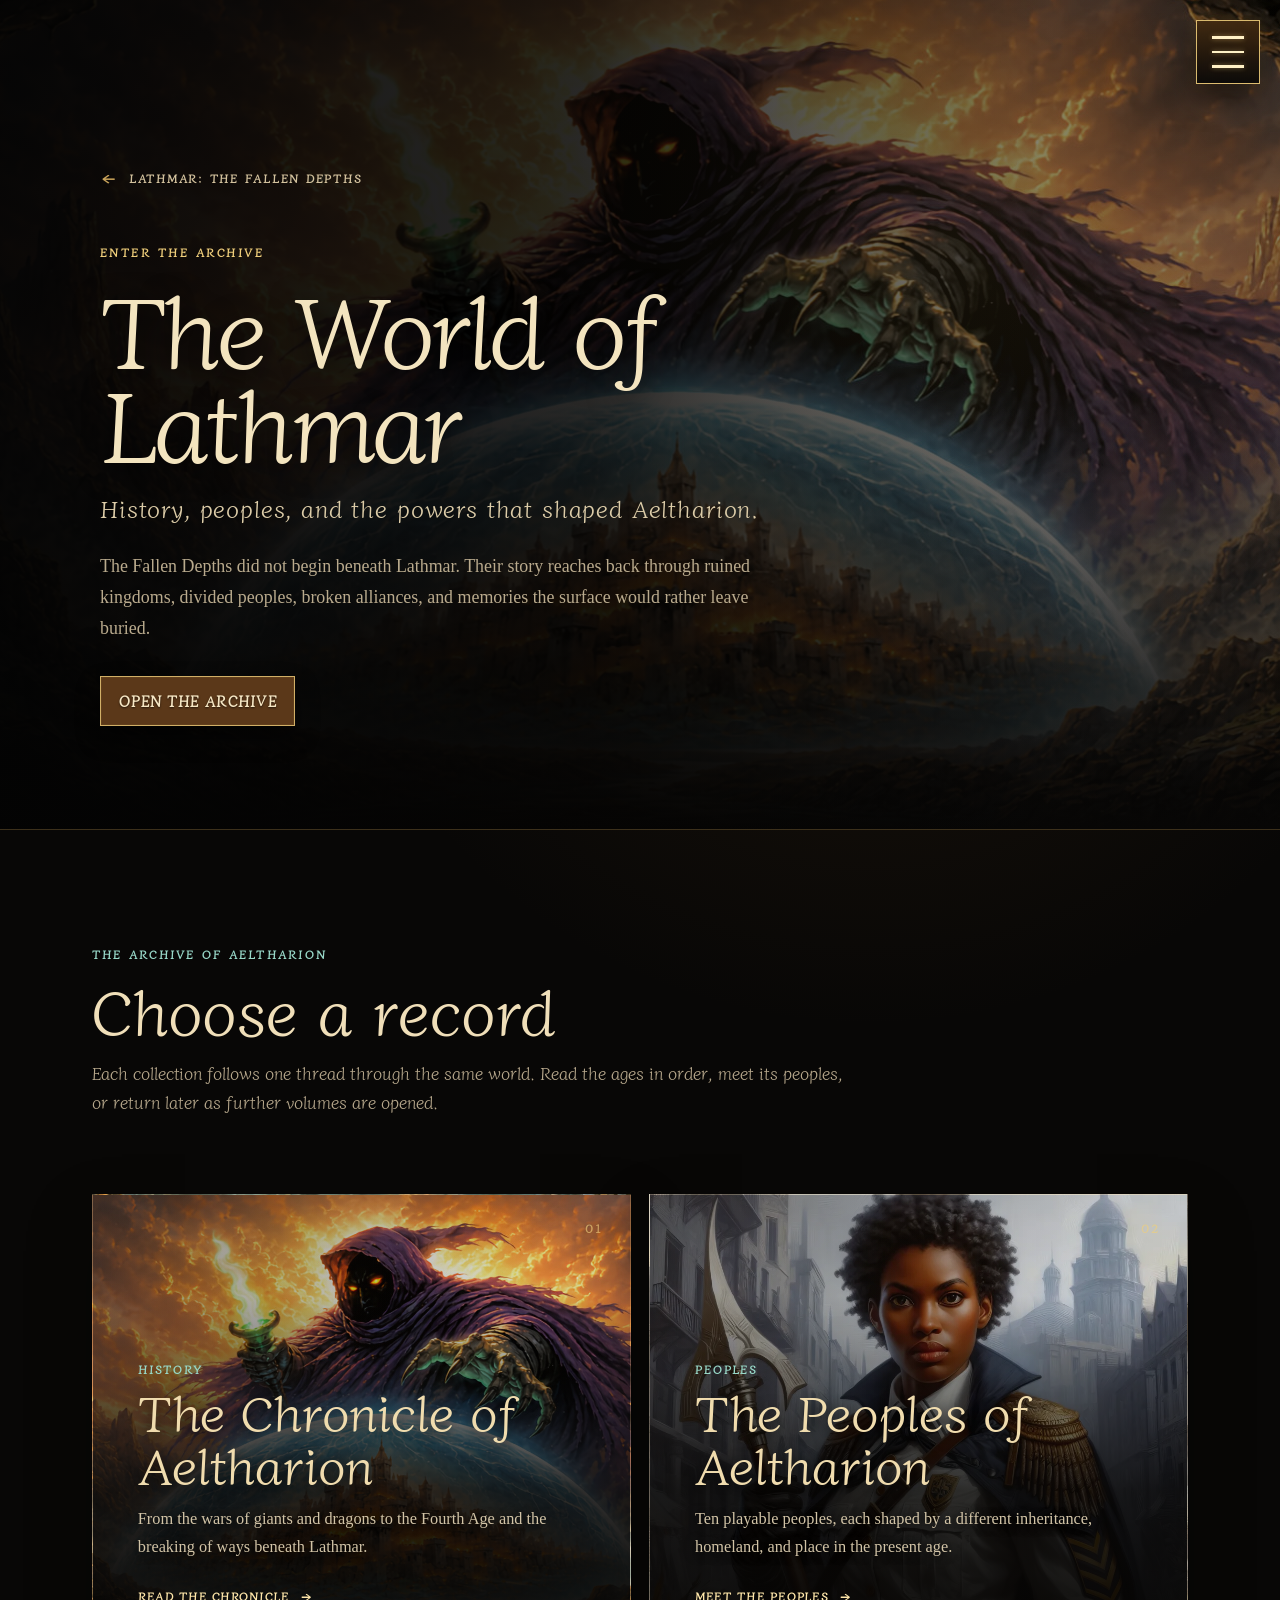
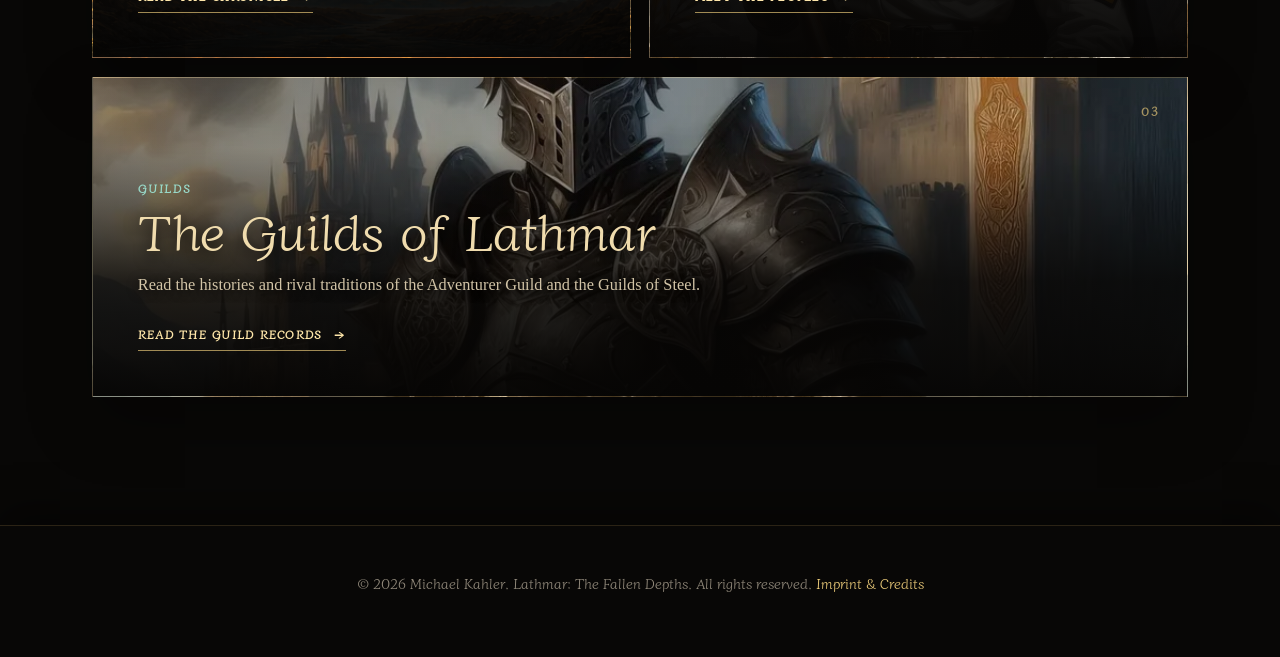
<file: world/index.html>
<!DOCTYPE html>
<html lang="en">
<head>
  <meta charset="UTF-8" />
  <meta name="viewport" content="width=device-width, initial-scale=1.0" />
  <title>The World of Lathmar | History, Peoples and Guilds</title>
  <meta name="description" content="Enter the world of Lathmar through the Chronicle of Aeltharion, the peoples of the continent, and the guilds that shape life above the Fallen Depths." />
  <meta name="robots" content="index,follow,max-snippet:-1,max-image-preview:large,max-video-preview:-1" />
  <link rel="canonical" href="https://lathmar.de/world/" />

  <meta property="og:type" content="website" />
  <meta property="og:site_name" content="Lathmar: The Fallen Depths" />
  <meta property="og:title" content="The World of Lathmar" />
  <meta property="og:description" content="History, peoples, and the powers that shaped Aeltharion." />
  <meta property="og:url" content="https://lathmar.de/world/" />
  <meta property="og:image" content="https://lathmar.de/assets/main-screen.jpg" />
  <meta property="og:image:alt" content="The city and depths of Lathmar" />

  <meta name="twitter:card" content="summary_large_image" />
  <meta name="twitter:title" content="The World of Lathmar" />
  <meta name="twitter:description" content="History, peoples, and the powers that shaped Aeltharion." />
  <meta name="twitter:image" content="https://lathmar.de/assets/main-screen.jpg" />
  <meta name="twitter:image:alt" content="The city and depths of Lathmar" />

  <script type="application/ld+json">
    {
      "@context": "https://schema.org",
      "@graph": [
        {
          "@type": "Organization",
          "@id": "https://lathmar.de/#organization",
          "name": "Sabnock Works",
          "url": "https://sabnockworks.com/"
        },
        {
          "@type": "WebSite",
          "@id": "https://lathmar.de/#website",
          "url": "https://lathmar.de/",
          "name": "Lathmar: The Fallen Depths",
          "inLanguage": "en",
          "publisher": {
            "@id": "https://lathmar.de/#organization"
          }
        },
        {
          "@type": "CollectionPage",
          "@id": "https://lathmar.de/world/#page",
          "url": "https://lathmar.de/world/",
          "name": "The World of Lathmar",
          "description": "Enter the world of Lathmar through the Chronicle of Aeltharion, the peoples of the continent, and the guilds that shape life above the Fallen Depths.",
          "inLanguage": "en",
          "isPartOf": {
            "@id": "https://lathmar.de/#website"
          },
          "about": {
            "@id": "https://lathmar.de/#videogame"
          },
          "hasPart": [
            {
              "@id": "https://lathmar.de/world/chronicle/#article"
            },
            {
              "@id": "https://lathmar.de/world/peoples/#page"
            },
            {
              "@id": "https://lathmar.de/world/guilds/#page"
            }
          ],
          "breadcrumb": {
            "@id": "https://lathmar.de/world/#breadcrumb"
          }
        },
        {
          "@type": "BreadcrumbList",
          "@id": "https://lathmar.de/world/#breadcrumb",
          "itemListElement": [
            {
              "@type": "ListItem",
              "position": 1,
              "name": "Home",
              "item": "https://lathmar.de/"
            },
            {
              "@type": "ListItem",
              "position": 2,
              "name": "The World of Lathmar",
              "item": "https://lathmar.de/world/"
            }
          ]
        }
      ]
    }
  </script>

  <link rel="preconnect" href="https://fonts.googleapis.com" />
  <link rel="preconnect" href="https://fonts.gstatic.com" crossorigin />
  <link href="https://fonts.googleapis.com/css2?family=Diphylleia&amp;display=swap" rel="stylesheet" />
  <link rel="stylesheet" href="../style.css" />
  <link rel="stylesheet" href="world.css" />
</head>

<body class="world-page">
  <div class="site-menu">
    <button class="menu-toggle" type="button" aria-expanded="false" aria-controls="site-menu-panel">
      <span class="visually-hidden">Open menu</span>
      <span aria-hidden="true"></span>
      <span aria-hidden="true"></span>
      <span aria-hidden="true"></span>
    </button>

    <nav class="menu-panel" id="site-menu-panel" aria-label="Site navigation">
      <a href="../index.html">Home</a>
      <a href="#world-collections">World overview</a>
      <a href="chronicle/">The Chronicle</a>
      <a href="peoples/">The Peoples</a>
      <a href="guilds/">The Guilds</a>
      <a href="../index.html#races-guilds">Races &amp; Guilds</a>
      <a href="../legal.html">Imprint &amp; Credits</a>
    </nav>
  </div>

  <header class="world-hero">
    <div class="world-hero__image" aria-hidden="true"></div>
    <div class="world-hero__veil" aria-hidden="true"></div>

    <div class="world-hero__content">
      <a class="world-backlink" href="../index.html">Lathmar: The Fallen Depths</a>
      <p class="world-kicker">Enter the archive</p>
      <h1>The World of Lathmar</h1>
      <p class="world-hero__subtitle">History, peoples, and the powers that shaped Aeltharion.</p>
      <p class="world-hero__intro">
        The Fallen Depths did not begin beneath Lathmar. Their story reaches back through ruined kingdoms,
        divided peoples, broken alliances, and memories the surface would rather leave buried.
      </p>
      <a class="button button--primary" href="#world-collections">Open the archive</a>
    </div>
  </header>

  <main class="world-collections" id="world-collections">
    <header class="world-collections__intro">
      <p class="section-kicker">The archive of Aeltharion</p>
      <h2>Choose a record</h2>
      <p>
        Each collection follows one thread through the same world. Read the ages in order, meet its peoples,
        or return later as further volumes are opened.
      </p>
    </header>

    <div class="world-volume-grid">
      <a class="world-volume world-volume--chronicle" href="chronicle/">
        <span class="world-volume__number">01</span>
        <span class="world-volume__type">History</span>
        <h2>The Chronicle of Aeltharion</h2>
        <p>From the wars of giants and dragons to the Fourth Age and the breaking of ways beneath Lathmar.</p>
        <span class="world-volume__action">Read the Chronicle <span aria-hidden="true">→</span></span>
      </a>

      <a class="world-volume world-volume--peoples" href="peoples/">
        <span class="world-volume__number">02</span>
        <span class="world-volume__type">Peoples</span>
        <h2>The Peoples of Aeltharion</h2>
        <p>Ten playable peoples, each shaped by a different inheritance, homeland, and place in the present age.</p>
        <span class="world-volume__action">Meet the Peoples <span aria-hidden="true">→</span></span>
      </a>

      <a class="world-volume world-volume--guilds" href="guilds/" aria-labelledby="guild-volume-title">
        <span class="world-volume__number">03</span>
        <span class="world-volume__type">Guilds</span>
        <h2 id="guild-volume-title">The Guilds of Lathmar</h2>
        <p>Read the histories and rival traditions of the Adventurer Guild and the Guilds of Steel.</p>
        <span class="world-volume__action">Read the Guild Records <span aria-hidden="true">→</span></span>
      </a>
    </div>
  </main>

  <footer class="site-footer">
    <p>© 2026 Michael Kahler. Lathmar: The Fallen Depths. All rights reserved. <a href="../legal.html">Imprint &amp; Credits</a></p>
  </footer>

  <script src="../script.js"></script>

  <!-- Cloudflare Web Analytics -->
  <script type="module" src="https://static.cloudflareinsights.com/beacon.min.js" data-cf-beacon='{"token":"541cc58685d746caa991d7471fcf78fc"}'></script>
  <!-- End Cloudflare Web Analytics -->
</body>
</html>
</file>
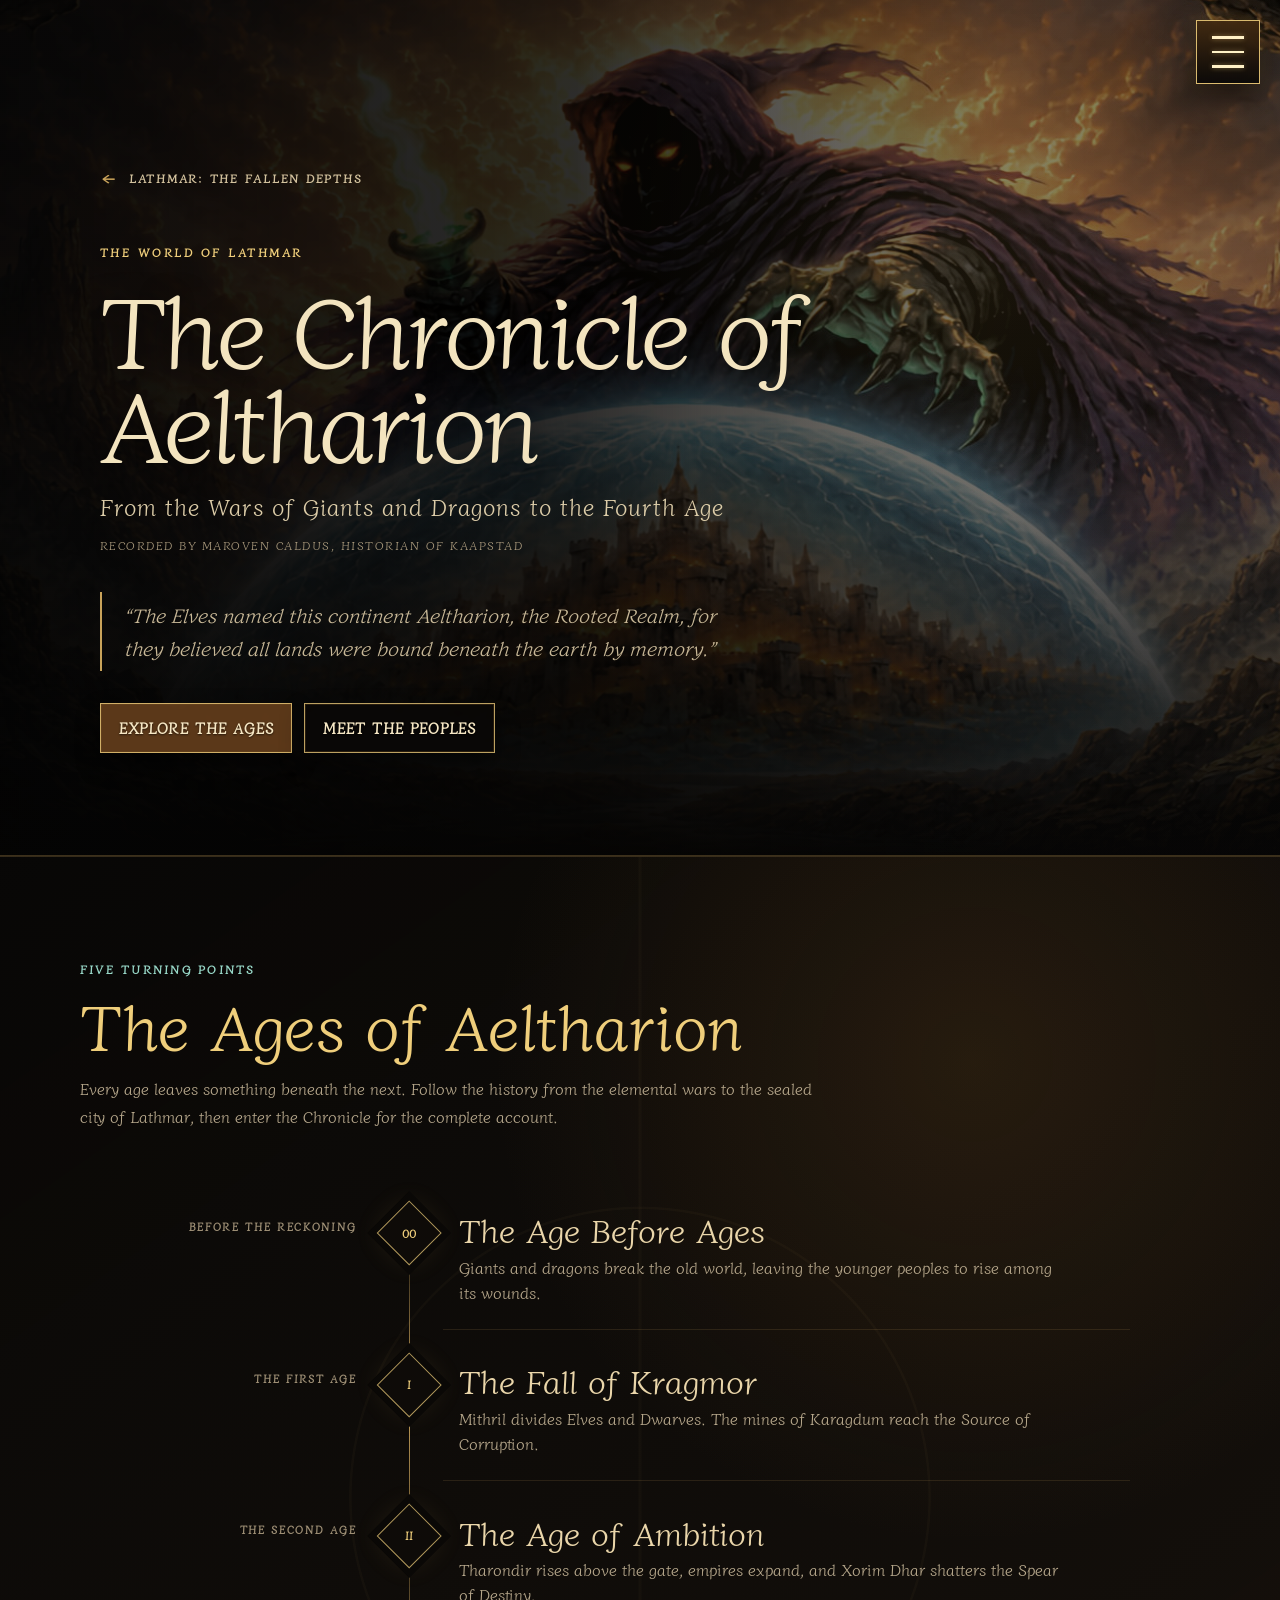
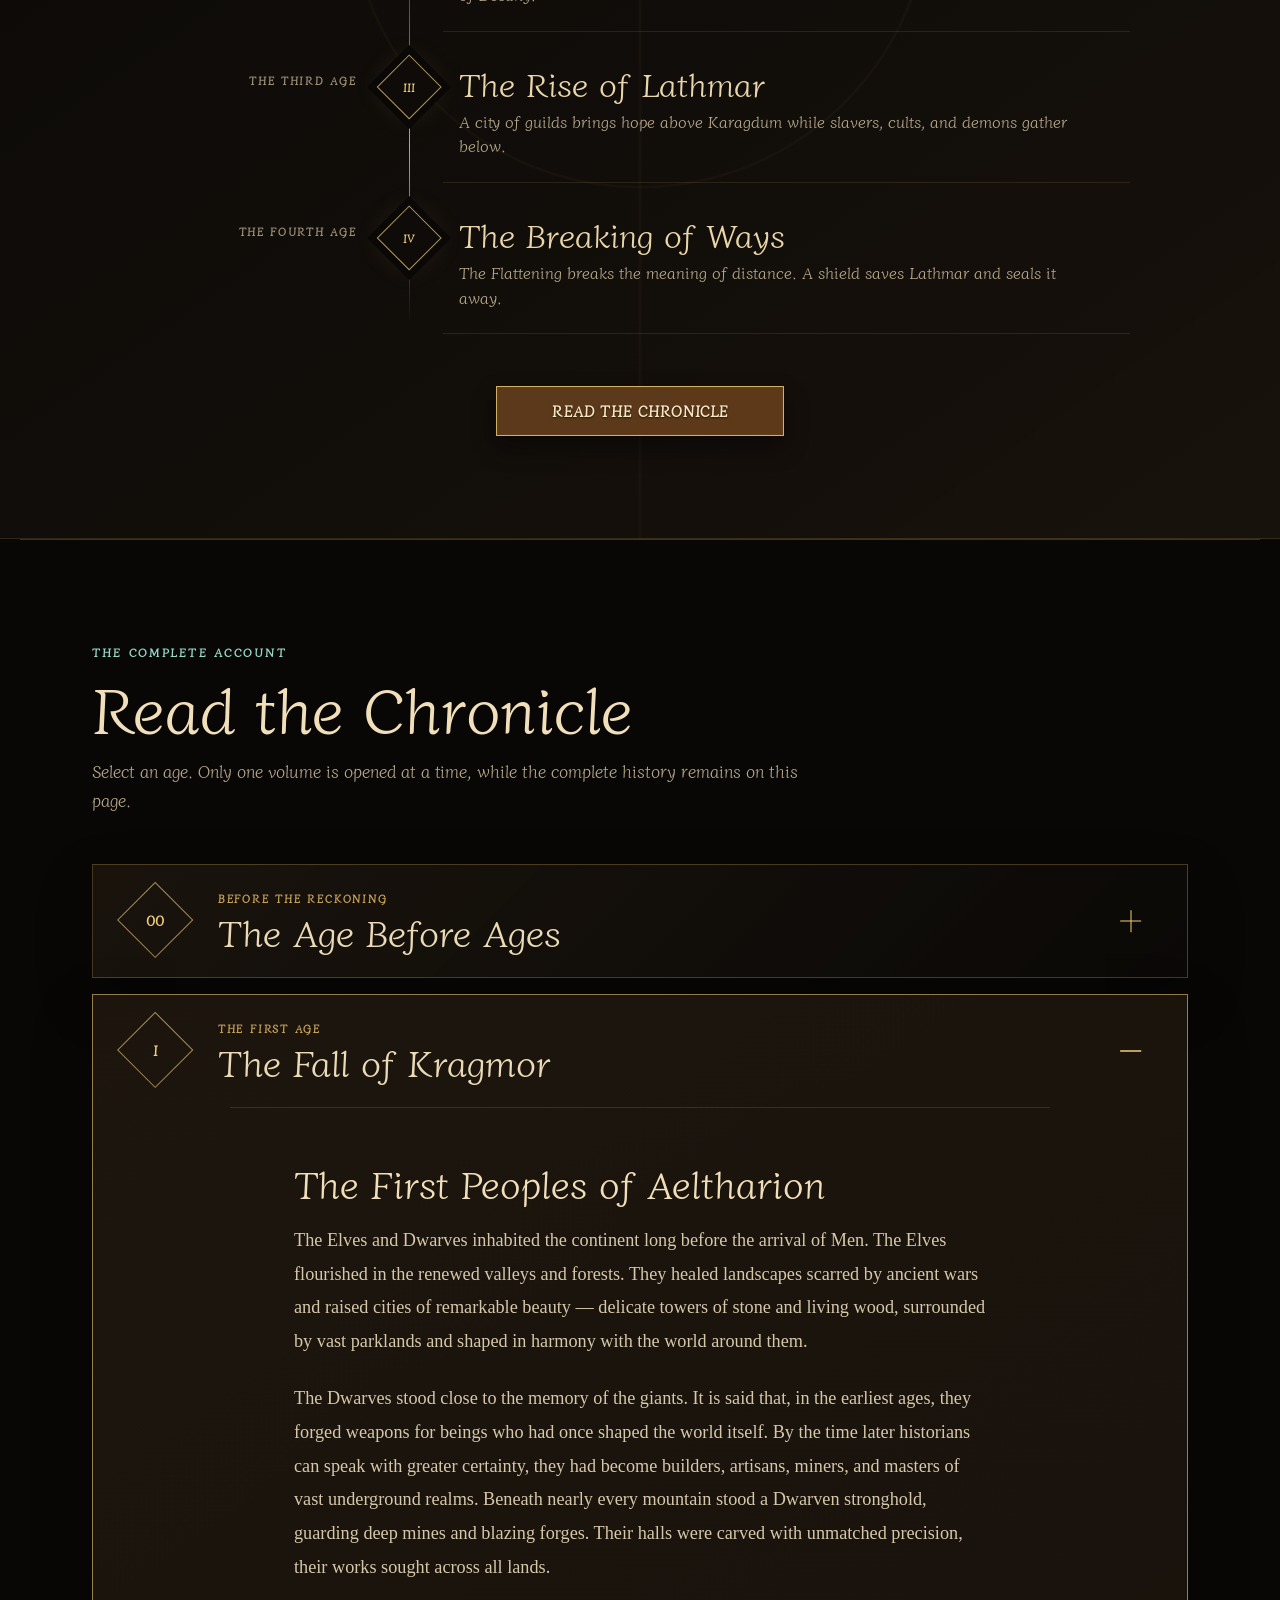
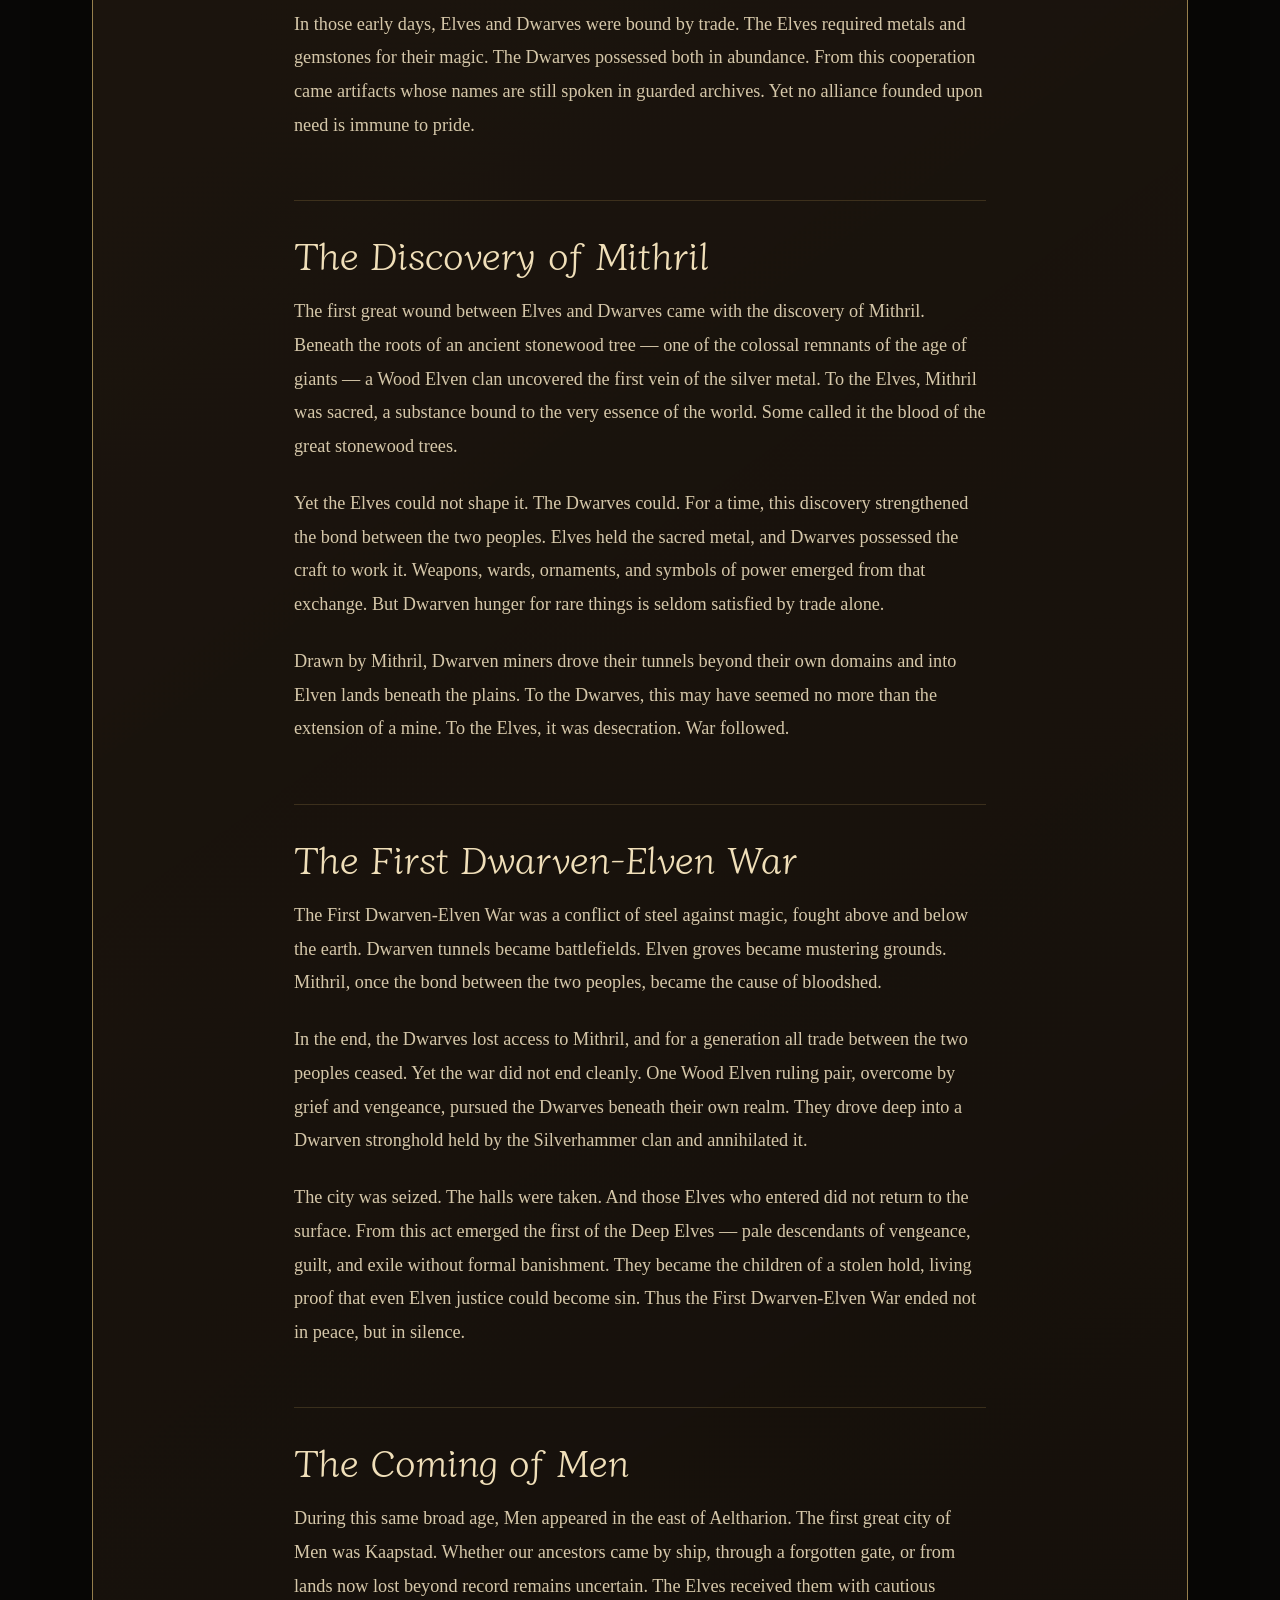
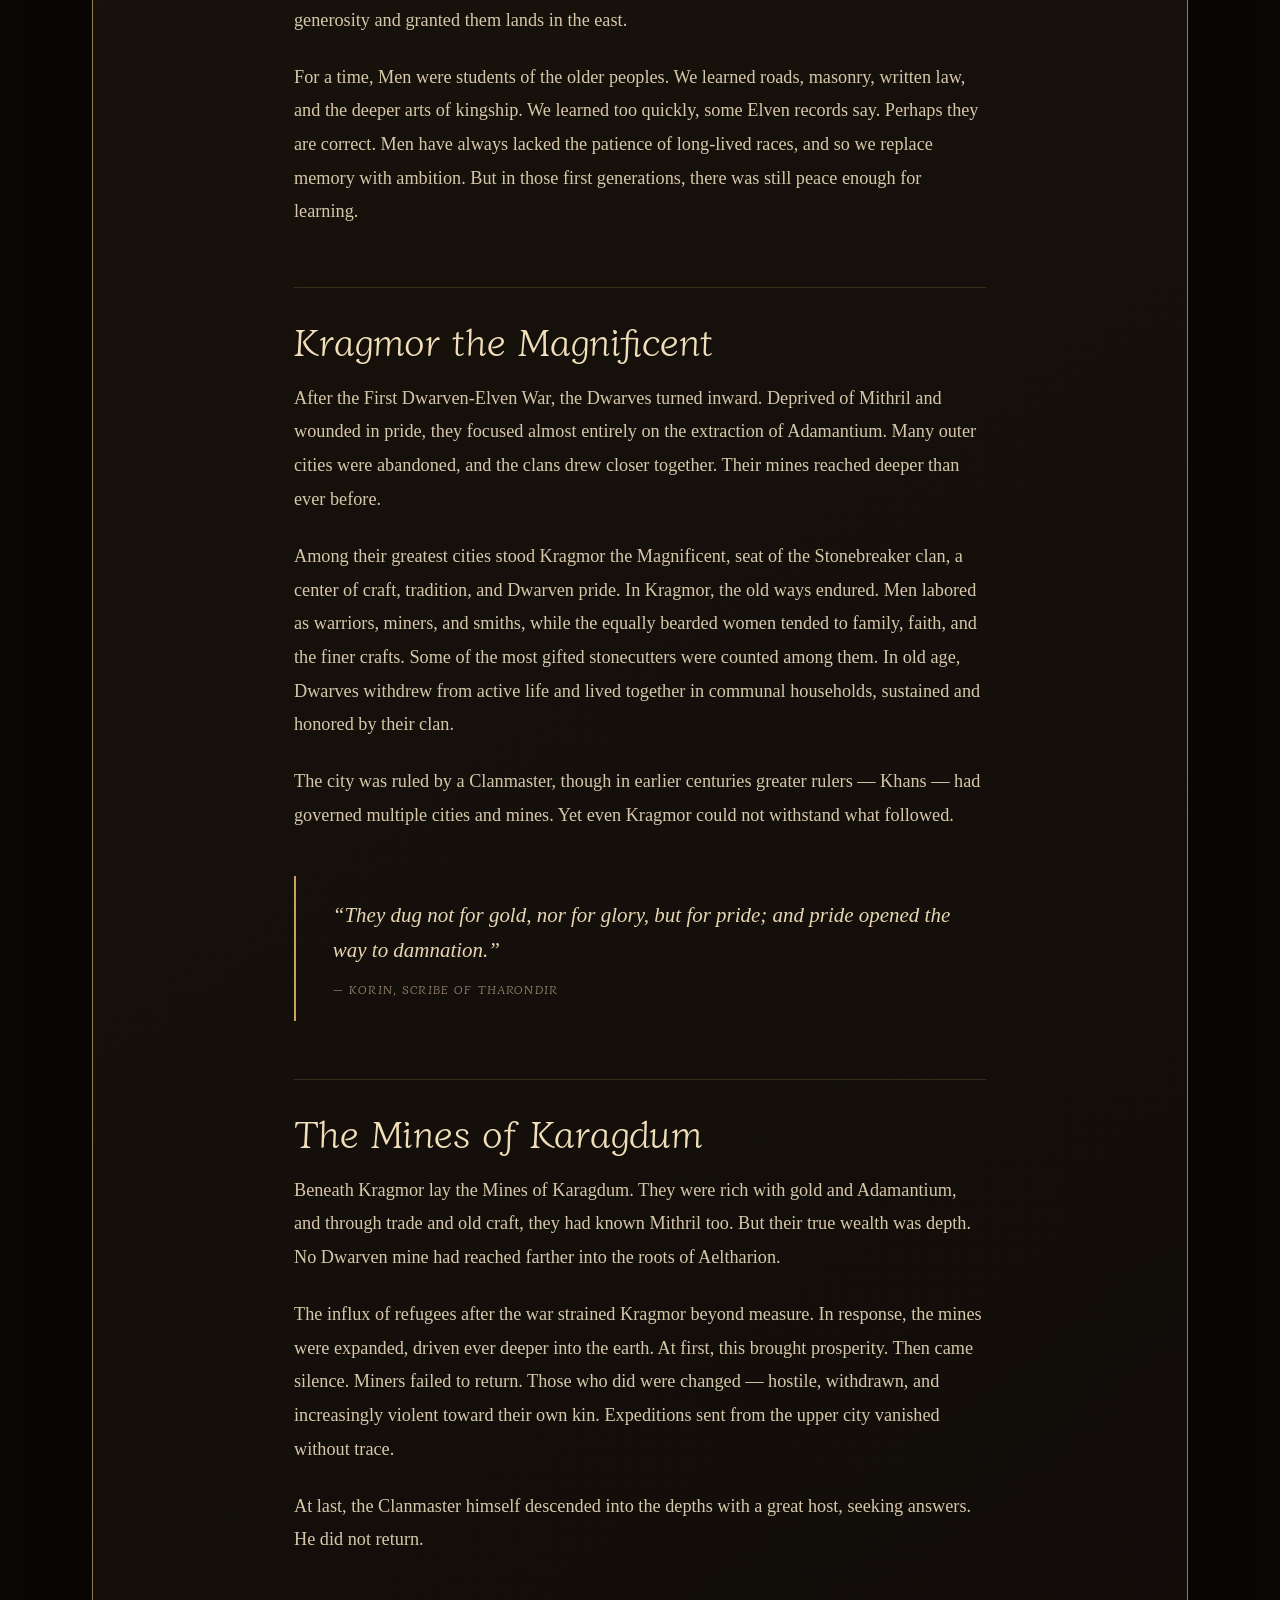
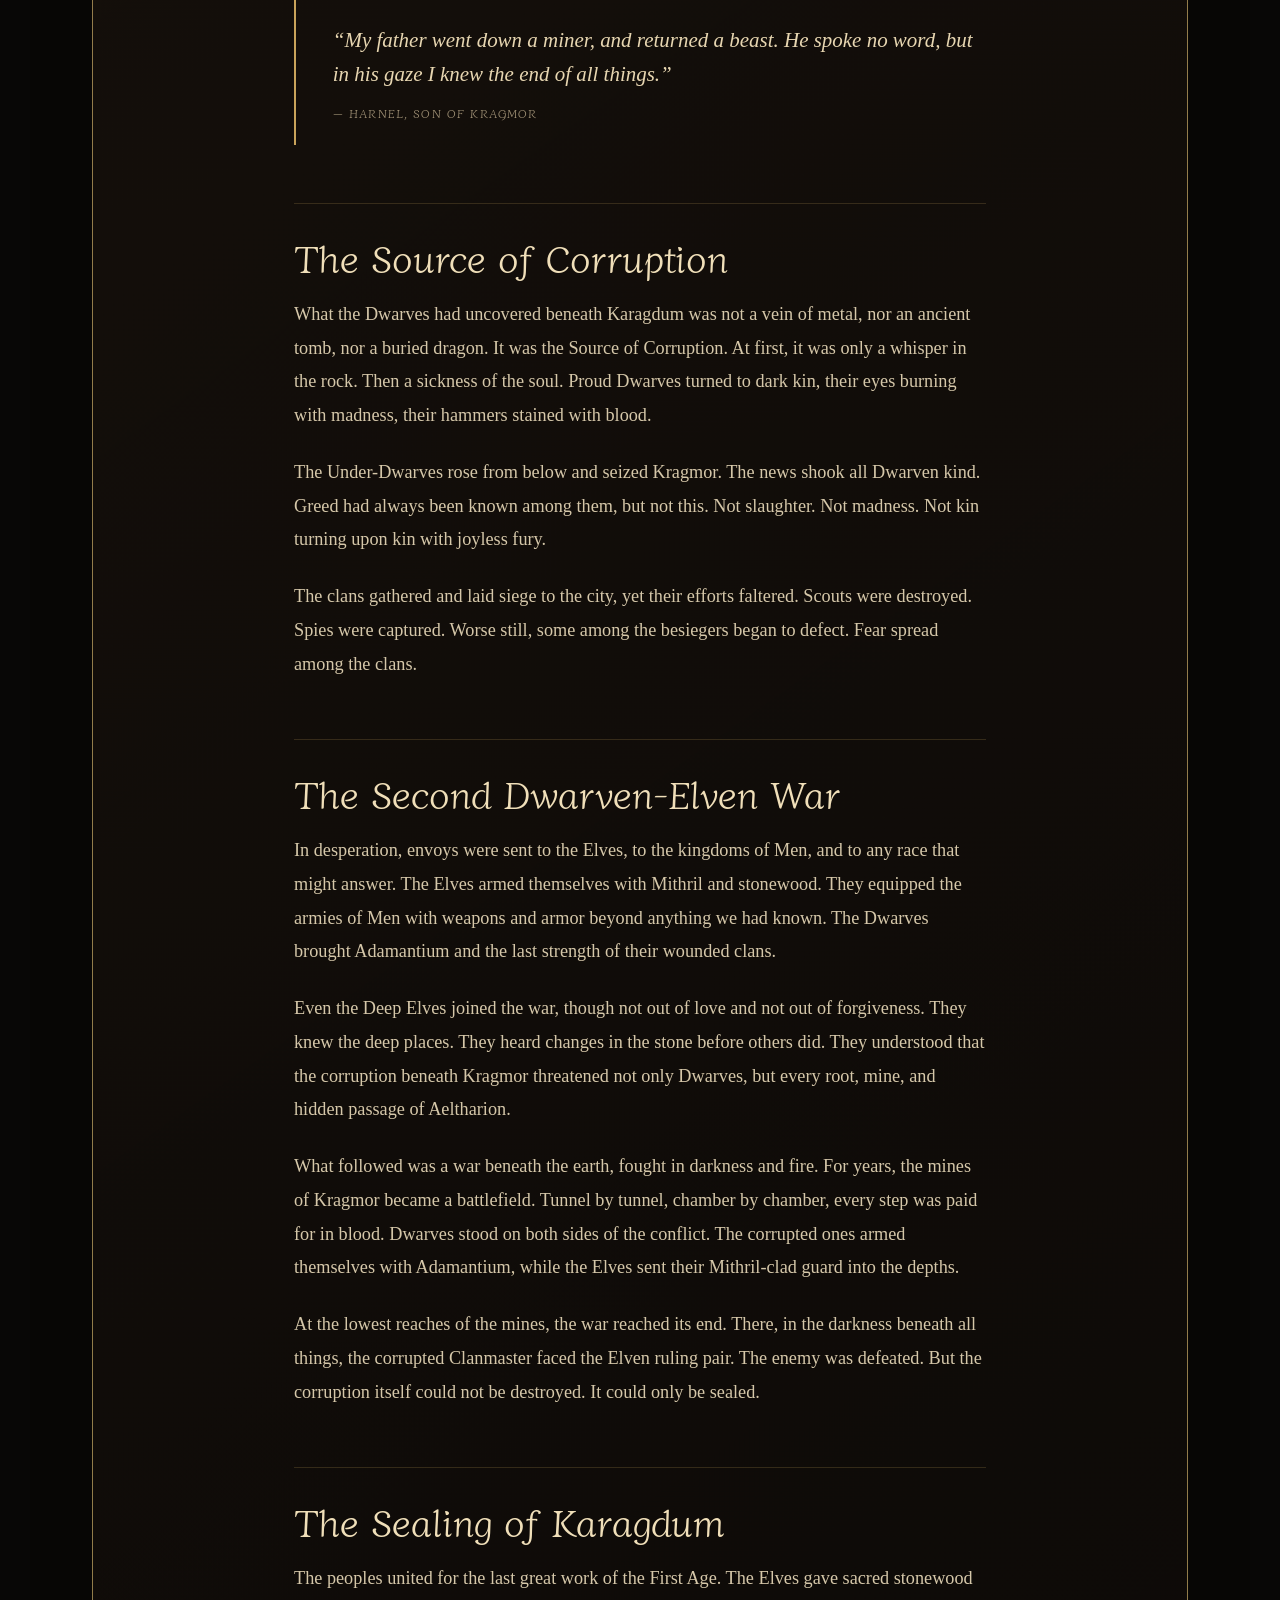
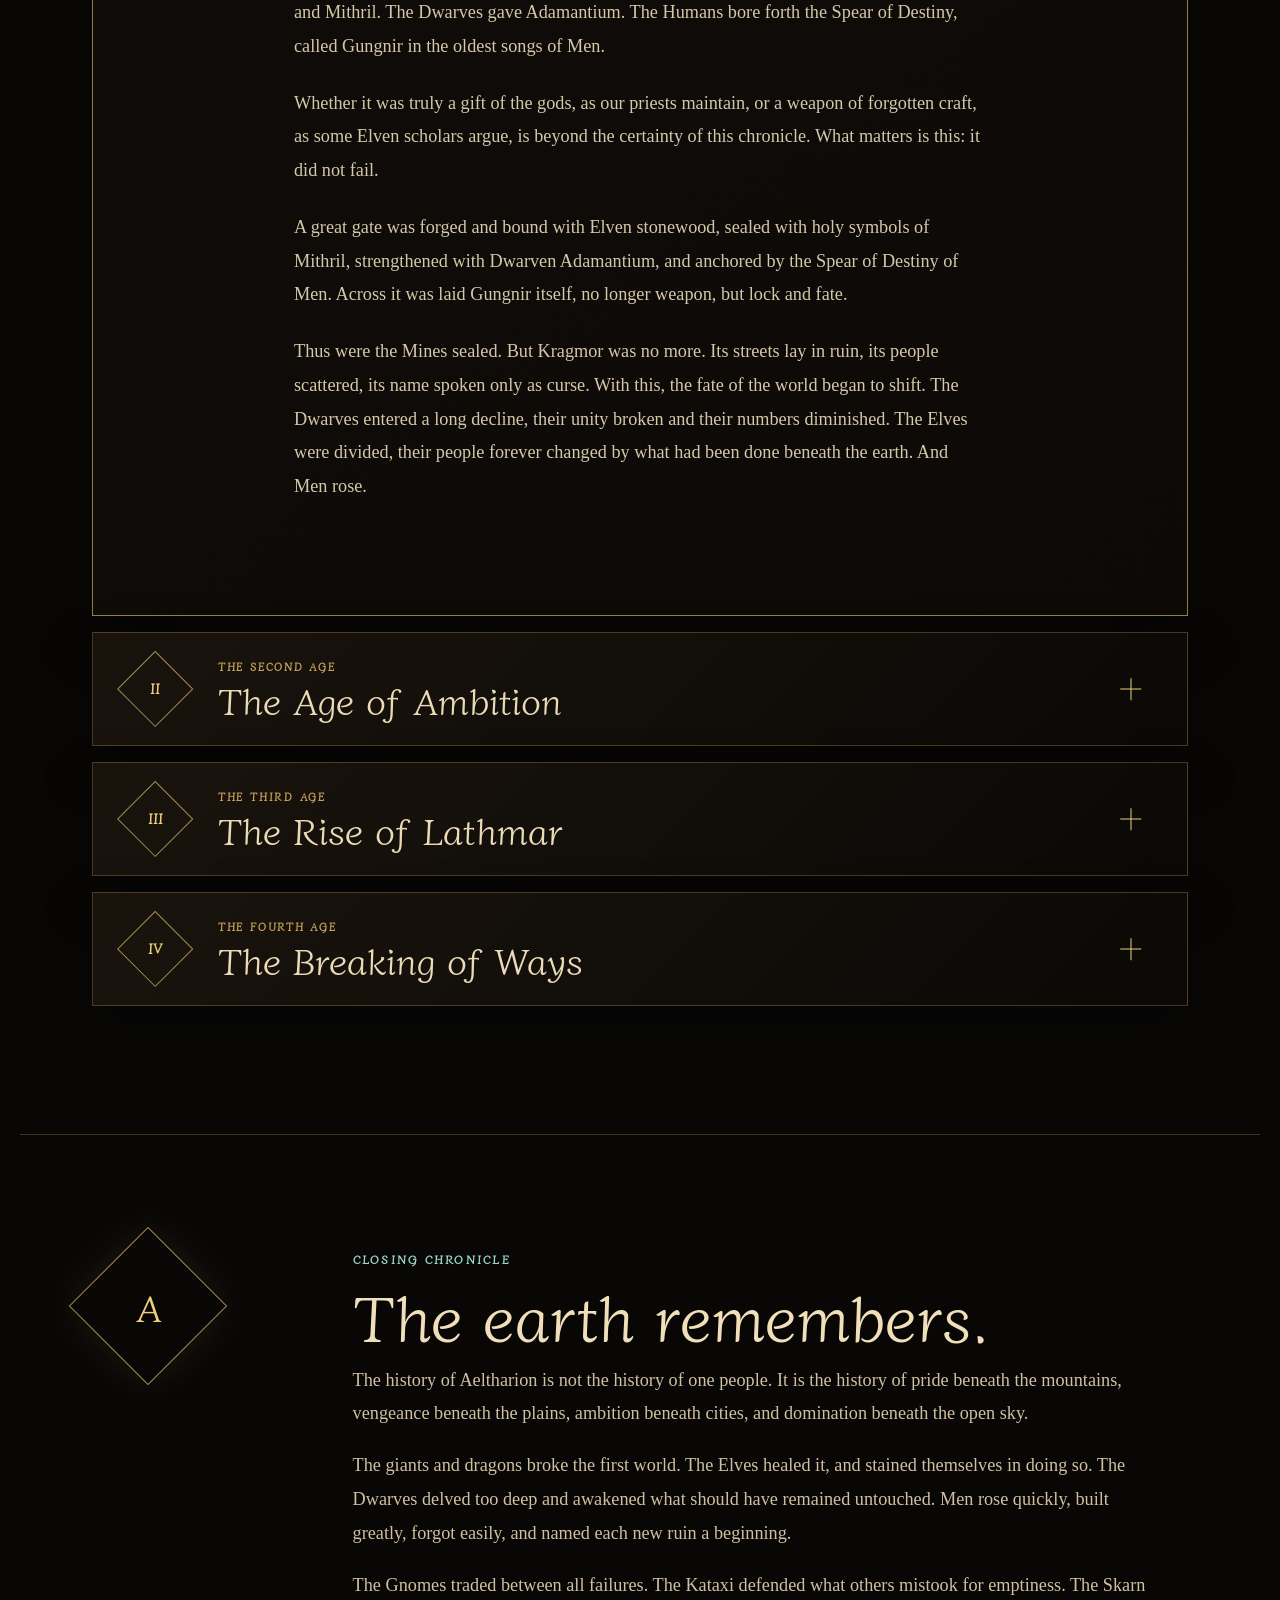
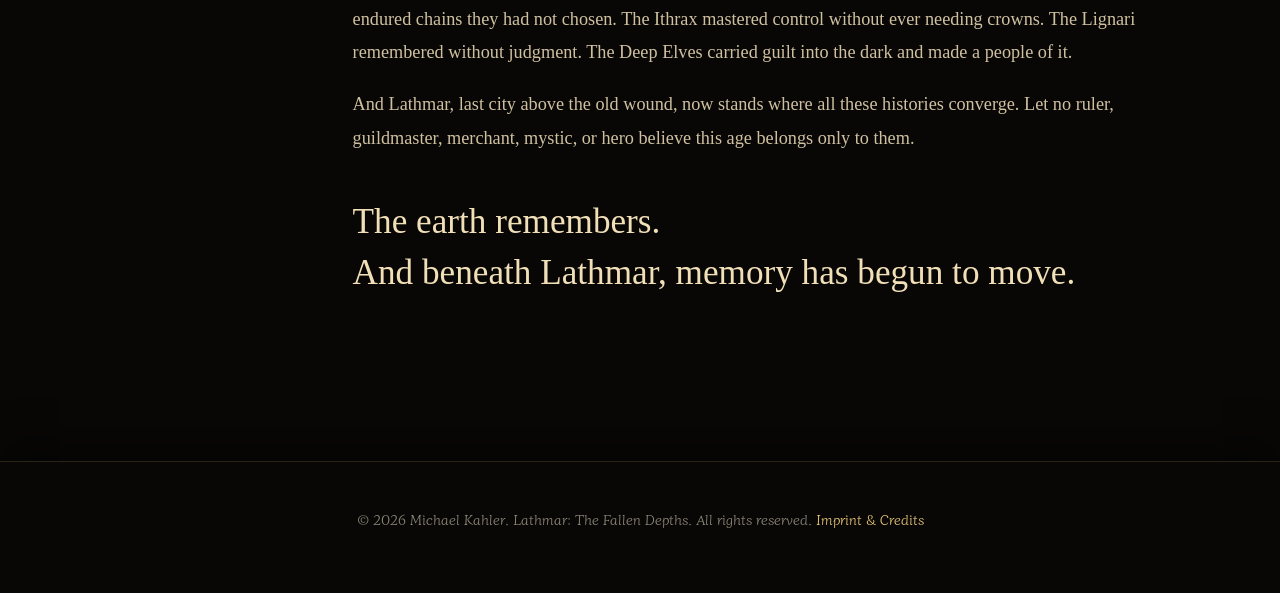
<file: world/chronicle/index.html>
<!DOCTYPE html>
<html lang="en">
<head>
  <meta charset="UTF-8" />
  <meta name="viewport" content="width=device-width, initial-scale=1.0" />
  <title>The Chronicle of Aeltharion | Lathmar: The Fallen Depths</title>
  <meta name="description" content="Explore the complete history of Aeltharion, from the wars of giants and dragons to the Fourth Age and the breaking of ways beneath Lathmar." />
  <meta name="robots" content="index,follow,max-snippet:-1,max-image-preview:large,max-video-preview:-1" />
  <link rel="canonical" href="https://lathmar.de/world/chronicle/" />

  <meta property="og:type" content="article" />
  <meta property="og:site_name" content="Lathmar: The Fallen Depths" />
  <meta property="og:title" content="The Chronicle of Aeltharion" />
  <meta property="og:description" content="From the wars of giants and dragons to the Fourth Age: the complete history behind Lathmar." />
  <meta property="og:url" content="https://lathmar.de/world/chronicle/" />
  <meta property="og:image" content="https://lathmar.de/assets/main-screen.jpg" />
  <meta property="og:image:alt" content="The city and depths of Lathmar" />

  <meta name="twitter:card" content="summary_large_image" />
  <meta name="twitter:title" content="The Chronicle of Aeltharion" />
  <meta name="twitter:description" content="From the wars of giants and dragons to the Fourth Age: the complete history behind Lathmar." />
  <meta name="twitter:image" content="https://lathmar.de/assets/main-screen.jpg" />
  <meta name="twitter:image:alt" content="The city and depths of Lathmar" />

  <script type="application/ld+json">
    {
      "@context": "https://schema.org",
      "@graph": [
        {
          "@type": "Organization",
          "@id": "https://lathmar.de/#organization",
          "name": "Sabnock Works",
          "url": "https://sabnockworks.com/"
        },
        {
          "@type": "WebSite",
          "@id": "https://lathmar.de/#website",
          "url": "https://lathmar.de/",
          "name": "Lathmar: The Fallen Depths",
          "inLanguage": "en",
          "publisher": {
            "@id": "https://lathmar.de/#organization"
          }
        },
        {
          "@type": "WebPage",
          "@id": "https://lathmar.de/world/chronicle/#page",
          "url": "https://lathmar.de/world/chronicle/",
          "name": "The Chronicle of Aeltharion",
          "description": "Explore the complete history of Aeltharion, from the wars of giants and dragons to the Fourth Age and the breaking of ways beneath Lathmar.",
          "inLanguage": "en",
          "dateModified": "2026-09-21",
          "isPartOf": {
            "@id": "https://lathmar.de/#website"
          },
          "about": {
            "@id": "https://lathmar.de/#videogame"
          },
          "mainEntity": {
            "@id": "https://lathmar.de/world/chronicle/#article"
          },
          "breadcrumb": {
            "@id": "https://lathmar.de/world/chronicle/#breadcrumb"
          }
        },
        {
          "@type": "Article",
          "@id": "https://lathmar.de/world/chronicle/#article",
          "url": "https://lathmar.de/world/chronicle/",
          "headline": "The Chronicle of Aeltharion",
          "description": "Explore the complete history of Aeltharion, from the wars of giants and dragons to the Fourth Age and the breaking of ways beneath Lathmar.",
          "image": "https://lathmar.de/assets/main-screen.jpg",
          "inLanguage": "en",
          "dateModified": "2026-09-21",
          "mainEntityOfPage": {
            "@id": "https://lathmar.de/world/chronicle/#page"
          },
          "isPartOf": {
            "@id": "https://lathmar.de/world/chronicle/#page"
          },
          "about": {
            "@id": "https://lathmar.de/#videogame"
          },
          "author": {
            "@id": "https://lathmar.de/#organization"
          },
          "publisher": {
            "@id": "https://lathmar.de/#organization"
          }
        },
        {
          "@type": "BreadcrumbList",
          "@id": "https://lathmar.de/world/chronicle/#breadcrumb",
          "itemListElement": [
            {
              "@type": "ListItem",
              "position": 1,
              "name": "Home",
              "item": "https://lathmar.de/"
            },
            {
              "@type": "ListItem",
              "position": 2,
              "name": "The World of Lathmar",
              "item": "https://lathmar.de/world/"
            },
            {
              "@type": "ListItem",
              "position": 3,
              "name": "The Chronicle of Aeltharion",
              "item": "https://lathmar.de/world/chronicle/"
            }
          ]
        }
      ]
    }
  </script>

  <link rel="preconnect" href="https://fonts.googleapis.com" />
  <link rel="preconnect" href="https://fonts.gstatic.com" crossorigin />
  <link href="https://fonts.googleapis.com/css2?family=Diphylleia&amp;display=swap" rel="stylesheet" />
  <link rel="stylesheet" href="../../style.css?v=20260921-3" />
  <link rel="stylesheet" href="chronicle.css?v=20260921-2" />
</head>

<body class="chronicle-page">
  <div class="site-menu">
    <button class="menu-toggle" type="button" aria-expanded="false" aria-controls="site-menu-panel">
      <span class="visually-hidden">Open menu</span>
      <span aria-hidden="true"></span>
      <span aria-hidden="true"></span>
      <span aria-hidden="true"></span>
    </button>

    <nav class="menu-panel" id="site-menu-panel" aria-label="Site navigation">
      <a href="../../index.html">Home</a>
      <a href="../">World overview</a>
      <a href="#ages">Explore the Ages</a>
      <a href="#complete-chronicle">Read the Chronicle</a>
      <a href="../peoples/">The Peoples</a>
      <a href="../../index.html#races-guilds">Races &amp; Guilds</a>
      <a href="../../legal.html">Imprint &amp; Credits</a>
    </nav>
  </div>

  <header class="chronicle-hero">
    <div class="chronicle-hero__image" aria-hidden="true"></div>
    <div class="chronicle-hero__veil" aria-hidden="true"></div>

    <div class="chronicle-hero__content">
      <a class="chronicle-backlink" href="../../index.html">Lathmar: The Fallen Depths</a>
      <p class="chronicle-kicker">The World of Lathmar</p>
      <h1>The Chronicle of Aeltharion</h1>
      <p class="chronicle-subtitle">From the Wars of Giants and Dragons to the Fourth Age</p>
      <p class="chronicle-byline">Recorded by Maroven Caldus, Historian of Kaapstad</p>

      <blockquote>
        “The Elves named this continent Aeltharion, the Rooted Realm, for they believed all lands were bound beneath the earth by memory.”
      </blockquote>

      <div class="chronicle-actions">
        <a class="button button--primary" href="#ages">Explore the Ages</a>
        <a class="button" href="../peoples/">Meet the Peoples</a>
      </div>
    </div>
  </header>

  <main>
    <section class="ages-section" id="ages" aria-labelledby="ages-title">
      <div class="ages-layout">
        <header class="ages-intro">
          <p class="section-kicker">Five Turning Points</p>
          <h2 id="ages-title">The Ages of Aeltharion</h2>
          <p>
            Every age leaves something beneath the next. Follow the history from the elemental wars
            to the sealed city of Lathmar, then enter the Chronicle for the complete account.
          </p>
        </header>

        <nav class="ages-timeline" aria-label="The ages of Aeltharion">
          <a class="ages-entry" href="#age-before-ages" data-age-link="age-before-ages">
            <span class="ages-entry__period">Before the reckoning</span>
            <span class="ages-entry__marker" aria-hidden="true">00</span>
            <span class="ages-entry__copy">
              <strong>The Age Before Ages</strong>
              <span>Giants and dragons break the old world, leaving the younger peoples to rise among its wounds.</span>
            </span>
          </a>

          <a class="ages-entry" href="#first-age" data-age-link="first-age">
            <span class="ages-entry__period">The First Age</span>
            <span class="ages-entry__marker" aria-hidden="true">I</span>
            <span class="ages-entry__copy">
              <strong>The Fall of Kragmor</strong>
              <span>Mithril divides Elves and Dwarves. The mines of Karagdum reach the Source of Corruption.</span>
            </span>
          </a>

          <a class="ages-entry" href="#second-age" data-age-link="second-age">
            <span class="ages-entry__period">The Second Age</span>
            <span class="ages-entry__marker" aria-hidden="true">II</span>
            <span class="ages-entry__copy">
              <strong>The Age of Ambition</strong>
              <span>Tharondir rises above the gate, empires expand, and Xorim Dhar shatters the Spear of Destiny.</span>
            </span>
          </a>

          <a class="ages-entry" href="#third-age" data-age-link="third-age">
            <span class="ages-entry__period">The Third Age</span>
            <span class="ages-entry__marker" aria-hidden="true">III</span>
            <span class="ages-entry__copy">
              <strong>The Rise of Lathmar</strong>
              <span>A city of guilds brings hope above Karagdum while slavers, cults, and demons gather below.</span>
            </span>
          </a>

          <a class="ages-entry" href="#fourth-age" data-age-link="fourth-age">
            <span class="ages-entry__period">The Fourth Age</span>
            <span class="ages-entry__marker" aria-hidden="true">IV</span>
            <span class="ages-entry__copy">
              <strong>The Breaking of Ways</strong>
              <span>The Flattening breaks the meaning of distance. A shield saves Lathmar and seals it away.</span>
            </span>
          </a>
        </nav>

        <div class="ages-action">
          <a class="button button--primary" href="#complete-chronicle">Read the Chronicle</a>
        </div>
      </div>
    </section>

    <section class="chronicle-reader" id="complete-chronicle" aria-labelledby="complete-chronicle-title">
      <div class="chronicle-section-heading chronicle-section-heading--reader">
        <p class="section-kicker">The Complete Account</p>
        <h2 id="complete-chronicle-title">Read the Chronicle</h2>
        <p>Select an age. Only one volume is opened at a time, while the complete history remains on this page.</p>
      </div>

      <div class="age-volumes">
        <details class="age-volume" id="age-before-ages">
          <summary>
            <span class="age-volume__number">00</span>
            <span class="age-volume__heading">
              <small>Before the reckoning</small>
              <strong>The Age Before Ages</strong>
            </span>
            <span class="age-volume__toggle" aria-hidden="true"></span>
          </summary>

          <div class="age-volume__body">
            <p>Before Men crossed into the eastern lands, before the Elves raised towers of stone and living wood, before the Dwarves carved their first great halls beneath the mountains, the world belonged to the elements. Giants and dragons stood at the height of that ancient order. Storm giants commanded lightning from the skies. Fire giants awakened volcanoes and melted entire mountain ranges. Frost giants buried the plains beneath glaciers. Hill and stone giants raised fortresses from solid rock, and some of these works are said to endure still in the remotest places of Aeltharion.</p>

            <p>In the Central Desert, there are even rumors of ruins forged from hardened sand — relics of a craft no younger race has ever understood. The dragons ruled differently. Where giants shaped the world through strength, dragons shaped it through hunger, dominion, and ancient will. No human chronicle preserves the cause of the war between them, and the Elves themselves speak of it only in fragments. Yet all traditions agree upon its end.</p>

            <p>The war of giants and dragons broke the old world. The mountains were torn open. Southern lands drowned beneath rain and mist. Swamps and jungles formed below the Central Massif, where clouds broke endlessly upon the high stone. Deserts widened. Valleys burned. Rivers changed their beds. Both giants and dragons were driven to the edge of extinction.</p>

            <p>The few who survived withdrew into extreme and isolated places — dragons to hidden lairs, giants to remote mountains, wastelands, and forgotten holds. Among the giant-descended peoples, only the Oromun preserved something resembling civilization, dwelling in large villages at the feet of great mountain ranges and carrying within them the endurance of stone. With the fall of the elemental powers, the younger races began their ascent.</p>
          </div>
        </details>

        <details class="age-volume" id="first-age" open>
          <summary>
            <span class="age-volume__number">I</span>
            <span class="age-volume__heading">
              <small>The First Age</small>
              <strong>The Fall of Kragmor</strong>
            </span>
            <span class="age-volume__toggle" aria-hidden="true"></span>
          </summary>

          <div class="age-volume__body">
            <h3>The First Peoples of Aeltharion</h3>
            <p>The Elves and Dwarves inhabited the continent long before the arrival of Men. The Elves flourished in the renewed valleys and forests. They healed landscapes scarred by ancient wars and raised cities of remarkable beauty — delicate towers of stone and living wood, surrounded by vast parklands and shaped in harmony with the world around them.</p>

            <p>The Dwarves stood close to the memory of the giants. It is said that, in the earliest ages, they forged weapons for beings who had once shaped the world itself. By the time later historians can speak with greater certainty, they had become builders, artisans, miners, and masters of vast underground realms. Beneath nearly every mountain stood a Dwarven stronghold, guarding deep mines and blazing forges. Their halls were carved with unmatched precision, their works sought across all lands.</p>

            <p>In those early days, Elves and Dwarves were bound by trade. The Elves required metals and gemstones for their magic. The Dwarves possessed both in abundance. From this cooperation came artifacts whose names are still spoken in guarded archives. Yet no alliance founded upon need is immune to pride.</p>

            <h3>The Discovery of Mithril</h3>
            <p>The first great wound between Elves and Dwarves came with the discovery of Mithril. Beneath the roots of an ancient stonewood tree — one of the colossal remnants of the age of giants — a Wood Elven clan uncovered the first vein of the silver metal. To the Elves, Mithril was sacred, a substance bound to the very essence of the world. Some called it the blood of the great stonewood trees.</p>

            <p>Yet the Elves could not shape it. The Dwarves could. For a time, this discovery strengthened the bond between the two peoples. Elves held the sacred metal, and Dwarves possessed the craft to work it. Weapons, wards, ornaments, and symbols of power emerged from that exchange. But Dwarven hunger for rare things is seldom satisfied by trade alone.</p>

            <p>Drawn by Mithril, Dwarven miners drove their tunnels beyond their own domains and into Elven lands beneath the plains. To the Dwarves, this may have seemed no more than the extension of a mine. To the Elves, it was desecration. War followed.</p>

            <h3>The First Dwarven-Elven War</h3>
            <p>The First Dwarven-Elven War was a conflict of steel against magic, fought above and below the earth. Dwarven tunnels became battlefields. Elven groves became mustering grounds. Mithril, once the bond between the two peoples, became the cause of bloodshed.</p>

            <p>In the end, the Dwarves lost access to Mithril, and for a generation all trade between the two peoples ceased. Yet the war did not end cleanly. One Wood Elven ruling pair, overcome by grief and vengeance, pursued the Dwarves beneath their own realm. They drove deep into a Dwarven stronghold held by the Silverhammer clan and annihilated it.</p>

            <p>The city was seized. The halls were taken. And those Elves who entered did not return to the surface. From this act emerged the first of the Deep Elves — pale descendants of vengeance, guilt, and exile without formal banishment. They became the children of a stolen hold, living proof that even Elven justice could become sin. Thus the First Dwarven-Elven War ended not in peace, but in silence.</p>

            <h3>The Coming of Men</h3>
            <p>During this same broad age, Men appeared in the east of Aeltharion. The first great city of Men was Kaapstad. Whether our ancestors came by ship, through a forgotten gate, or from lands now lost beyond record remains uncertain. The Elves received them with cautious generosity and granted them lands in the east.</p>

            <p>For a time, Men were students of the older peoples. We learned roads, masonry, written law, and the deeper arts of kingship. We learned too quickly, some Elven records say. Perhaps they are correct. Men have always lacked the patience of long-lived races, and so we replace memory with ambition. But in those first generations, there was still peace enough for learning.</p>

            <h3>Kragmor the Magnificent</h3>
            <p>After the First Dwarven-Elven War, the Dwarves turned inward. Deprived of Mithril and wounded in pride, they focused almost entirely on the extraction of Adamantium. Many outer cities were abandoned, and the clans drew closer together. Their mines reached deeper than ever before.</p>

            <p>Among their greatest cities stood Kragmor the Magnificent, seat of the Stonebreaker clan, a center of craft, tradition, and Dwarven pride. In Kragmor, the old ways endured. Men labored as warriors, miners, and smiths, while the equally bearded women tended to family, faith, and the finer crafts. Some of the most gifted stonecutters were counted among them. In old age, Dwarves withdrew from active life and lived together in communal households, sustained and honored by their clan.</p>

            <p>The city was ruled by a Clanmaster, though in earlier centuries greater rulers — Khans — had governed multiple cities and mines. Yet even Kragmor could not withstand what followed.</p>

            <blockquote>
              “They dug not for gold, nor for glory, but for pride; and pride opened the way to damnation.”
              <cite>— Korin, Scribe of Tharondir</cite>
            </blockquote>

            <h3>The Mines of Karagdum</h3>
            <p>Beneath Kragmor lay the Mines of Karagdum. They were rich with gold and Adamantium, and through trade and old craft, they had known Mithril too. But their true wealth was depth. No Dwarven mine had reached farther into the roots of Aeltharion.</p>

            <p>The influx of refugees after the war strained Kragmor beyond measure. In response, the mines were expanded, driven ever deeper into the earth. At first, this brought prosperity. Then came silence. Miners failed to return. Those who did were changed — hostile, withdrawn, and increasingly violent toward their own kin. Expeditions sent from the upper city vanished without trace.</p>

            <p>At last, the Clanmaster himself descended into the depths with a great host, seeking answers. He did not return.</p>

            <blockquote>
              “My father went down a miner, and returned a beast. He spoke no word, but in his gaze I knew the end of all things.”
              <cite>— Harnel, Son of Kragmor</cite>
            </blockquote>

            <h3>The Source of Corruption</h3>
            <p>What the Dwarves had uncovered beneath Karagdum was not a vein of metal, nor an ancient tomb, nor a buried dragon. It was the Source of Corruption. At first, it was only a whisper in the rock. Then a sickness of the soul. Proud Dwarves turned to dark kin, their eyes burning with madness, their hammers stained with blood.</p>

            <p>The Under-Dwarves rose from below and seized Kragmor. The news shook all Dwarven kind. Greed had always been known among them, but not this. Not slaughter. Not madness. Not kin turning upon kin with joyless fury.</p>

            <p>The clans gathered and laid siege to the city, yet their efforts faltered. Scouts were destroyed. Spies were captured. Worse still, some among the besiegers began to defect. Fear spread among the clans.</p>

            <h3>The Second Dwarven-Elven War</h3>
            <p>In desperation, envoys were sent to the Elves, to the kingdoms of Men, and to any race that might answer. The Elves armed themselves with Mithril and stonewood. They equipped the armies of Men with weapons and armor beyond anything we had known. The Dwarves brought Adamantium and the last strength of their wounded clans.</p>

            <p>Even the Deep Elves joined the war, though not out of love and not out of forgiveness. They knew the deep places. They heard changes in the stone before others did. They understood that the corruption beneath Kragmor threatened not only Dwarves, but every root, mine, and hidden passage of Aeltharion.</p>

            <p>What followed was a war beneath the earth, fought in darkness and fire. For years, the mines of Kragmor became a battlefield. Tunnel by tunnel, chamber by chamber, every step was paid for in blood. Dwarves stood on both sides of the conflict. The corrupted ones armed themselves with Adamantium, while the Elves sent their Mithril-clad guard into the depths.</p>

            <p>At the lowest reaches of the mines, the war reached its end. There, in the darkness beneath all things, the corrupted Clanmaster faced the Elven ruling pair. The enemy was defeated. But the corruption itself could not be destroyed. It could only be sealed.</p>

            <h3>The Sealing of Karagdum</h3>
            <p>The peoples united for the last great work of the First Age. The Elves gave sacred stonewood and Mithril. The Dwarves gave Adamantium. The Humans bore forth the Spear of Destiny, called Gungnir in the oldest songs of Men.</p>

            <p>Whether it was truly a gift of the gods, as our priests maintain, or a weapon of forgotten craft, as some Elven scholars argue, is beyond the certainty of this chronicle. What matters is this: it did not fail.</p>

            <p>A great gate was forged and bound with Elven stonewood, sealed with holy symbols of Mithril, strengthened with Dwarven Adamantium, and anchored by the Spear of Destiny of Men. Across it was laid Gungnir itself, no longer weapon, but lock and fate.</p>

            <p>Thus were the Mines sealed. But Kragmor was no more. Its streets lay in ruin, its people scattered, its name spoken only as curse. With this, the fate of the world began to shift. The Dwarves entered a long decline, their unity broken and their numbers diminished. The Elves were divided, their people forever changed by what had been done beneath the earth. And Men rose.</p>
          </div>
        </details>

        <details class="age-volume" id="second-age">
          <summary>
            <span class="age-volume__number">II</span>
            <span class="age-volume__heading">
              <small>The Second Age</small>
              <strong>The Age of Ambition</strong>
            </span>
            <span class="age-volume__toggle" aria-hidden="true"></span>
          </summary>

          <div class="age-volume__body">
            <p>Upon the buried halls of Karagdum rose the proud city of Tharondir. Guilds flourished. Towers gleamed. Markets widened. The gate of stonewood, Mithril, and Adamantium lay silent below, bound by the Spear of Destiny. Yet ambition is a fire that never dies.</p>

            <blockquote>
              “What man dares defy fate soon learns he is but its servant.”
              <cite>— Korin, Scribe of Tharondir</cite>
            </blockquote>

            <p>In the same age, the realms of Men grew quickly across eastern and central Aeltharion. For a brief moment, unity seemed possible. A tale is told of an Elven prince who fell in love with a human woman. From their union came a line of half-elven heirs, who ruled as imperial pairs over a dual empire, uniting Elven clans and human kingdoms.</p>

            <p>But harmony built upon youth and memory rarely endures. Men multiplied. Elves withdrew. Dwarves declined. Gnomes moved between realms, carrying trade, craft, and rumor. The Kataxi remained hidden within the central desert, watching the borders of empire draw nearer. In the southern swamps, the Ithrax continued their ancient dominion over the Skarn, unseen by most and feared by those who understood them.</p>

            <h3>The Treachery of Xorim Dhar</h3>
            <p>In Tharondir, the sorcerer Xorim Dhar became obsessed with the Source itself. He believed the old gate did not merely imprison corruption, but concealed power. Like many who came after him, he mistook containment for invitation.</p>

            <p>He courted the Thieves’ Guild of Tharondir, who craved the riches of Adamantium and Elven stonewood. Together they struck in darkness, descending to the ancient seals beneath the city.</p>

            <blockquote>
              “I saw them — the torches, the chanting. The air itself trembled as the sorcerer raised his hands. I fled, for no man could bear that sight.”
              <cite>— A Miner’s Account, recovered fragment</cite>
            </blockquote>

            <p>In his madness, Xorim Dhar drove Gungnir against the gate. The explosion shattered stone and soul alike. The thieves were destroyed. The gate held fast. But the Spear was broken into fragments, hurled across the endless depths. And Xorim Dhar was gone, as if torn from time itself.</p>

            <blockquote>
              “The torches went dark, the walls split, and I heard the Spear scream as it broke. When the dust cleared, he was gone. No corpse. No ash. Nothing.”
              <cite>— Surviving Tharondir Guard</cite>
            </blockquote>

            <p>The gate endured. Yet the Source’s corruption seeped once more into the mines. The name of Tharondir entered legend, and the fragments of Gungnir became whispers of hope and doom alike.</p>

            <h3>The Wars of Men and Kataxi</h3>
            <p>While Tharondir declined into legend, the dual empire of Men and Elves faced another crisis. The expanding influence of human realms brought settlers, traders, missionaries, and mystics ever closer to the central desert. There, within a vast plateau encircled by crescent mountains, lived the Kataxi — the Children of the Desert, or Sandborn.</p>

            <p>At first, the Kataxi received outsiders with caution. Rangers were observed. Traders were tolerated. Envoys were allowed to pass. But when human missionaries and mystics attempted to impose their beliefs upon the desert clans, tolerance ended. The mission was not merely rejected. It was erased.</p>

            <p>What followed became known as the First Kataxi-Human War, though at its beginning it was little more than a conflict between trading companies and militant orders. Only when Kataxi forces struck into imperial territory did the greater powers take notice. Through Elven and Gnomish intervention, peace was restored — fragile, but sufficient.</p>

            <p>It did not last. A generation later, a new imperial ruling pair yielded to the demands of settlers and opened the steppe lands for colonization, in direct violation of earlier agreements. For decades, no Kataxi had been seen. Many believed them gone. They were not.</p>

            <p>When the first settlements took root, the Kataxi returned. Their response was immediate and absolute. A punitive expedition swept through the frontier and destroyed an imperial border city without mercy. The empire fractured in the aftermath. The Elves called for restraint. The human lords demanded retaliation. The result was the Second Kataxi-Human War, a conflict that shattered the unity of the dual empire.</p>

            <p>Within a single year, the border duchies were left in ruin. Once again, only Elven mediation brought an end to the conflict. The steppe became a no-man’s-land, untouched and unclaimed.</p>
          </div>
        </details>

        <details class="age-volume" id="third-age">
          <summary>
            <span class="age-volume__number">III</span>
            <span class="age-volume__heading">
              <small>The Third Age</small>
              <strong>The Rise of Lathmar</strong>
            </span>
            <span class="age-volume__toggle" aria-hidden="true"></span>
          </summary>

          <div class="age-volume__body">
            <blockquote>
              “Cities rise upon the bones of the fallen, and think themselves immortal. But the earth remembers.”
              <cite>— Korin, Scribe of Tharondir</cite>
            </blockquote>

            <p>Over centuries, many towns rose above Karagdum, only to fall to war, fire, or madness. At last there came Lathmar, city of guilds. Its walls brought safety. Its markets brought wealth. Its guilds brought order, rivalry, and ambition in equal measure. For a time, hope returned.</p>

            <p>The realms of High Elves, Wood Elves, Dwarves, Gnomes, Kataxi, Oromun, Skarn, Lignari, and Men stood apart, each according to their own nature. Trade continued between them, often carried by Gnomes, who moved freely between cultures and profited from the movement of goods and secrets alike.</p>

            <p>Yet beneath Lathmar, the Source did not sleep. In the upper mines, slave-masters built dungeons and arenas, selling blood and misery. In the deep, demons and cults grew strong, their chants echoing with the pulse of corruption. The Ithrax, masters of domination from the southern swamps, found opportunity wherever bondage was tolerated. Through the Skarn and through human weakness, their influence reached farther than most wished to admit.</p>

            <blockquote>
              “I was chained in the pits. Each night we fought for their sport. But when the heroes came, they broke our bonds and drove the masters into the dark.”
              <cite>— A Freed Slave of Lathmar</cite>
            </blockquote>

            <p>Heroes of that age rose against the slavers, burned their arenas, and pressed the demons back. Yet for all their valor, the fragments of Gungnir remained lost, scattered through the depths. And the Source endured.</p>

            <p>Lathmar shone bright, but beneath its stones lay only cracks and whispers. The Third Age closed not with triumph, but with silence — a silence heavy with dread.</p>

            <h3>The Hidden Peoples of the Third Age</h3>
            <p>It is a failure of human histories that they speak too often of cities and wars, and too little of those who endure between them. The Oromun remained in their villages north of the Central Massif, smallest and most stable of the giant-descended cultures, stoic and long-lived, bound to stone and silence.</p>

            <p>The Gnomes secured their place in the commercial districts of human and Elven cities, cutters of gemstones, practitioners of alchemy, merchants of opportunity and risk. The Lignari existed at the margins of perception — beneath forests, within roots, in the unseen layers of the world. They shaped no kingdoms and fought no wars of conquest, yet they remembered through the Great Mycelium what other peoples forgot.</p>

            <p>The Skarn labored in the southern realms, bound by the Ithrax and softened by names such as “life debt.” They became workers, soldiers, overseers, victims, and instruments within a system they neither created nor fully understood. The Deep Elves watched from below, pale heirs of the stolen hold. They knew the gate had held, but not healed. They understood better than most that buried guilt does not become harmless with time.</p>

            <p>All of them belonged to the history of Aeltharion. Even when human scribes failed to see them.</p>
          </div>
        </details>

        <details class="age-volume" id="fourth-age">
          <summary>
            <span class="age-volume__number">IV</span>
            <span class="age-volume__heading">
              <small>The Fourth Age</small>
              <strong>The Breaking of Ways</strong>
            </span>
            <span class="age-volume__toggle" aria-hidden="true"></span>
          </summary>

          <div class="age-volume__body">
            <p>Now we come to the age in which we live. The Fourth Age began not with a single coronation, conquest, or disaster, but with warnings no one understood. In the months before the catastrophe, the sorcerer Xorim Dhar, lost since the Second Age, began to appear throughout Lathmar as a pale apparition. He spoke in the old tongue of Tharondir, issuing warnings in a language most citizens mistook for meaningless lamentation. At first, no one knew who the ghost was. Some called him a mad spirit. Others thought him a trick of the corrupting depths. Only when scholars of the old city finally translated his words did the truth become clear. By then, it was too late.</p>

            <p>The corruption struck. The day later called the Flattening came upon Lathmar like a verdict. Maps failed. Doors betrayed expectation. A front door opened into a mine corridor. A cellar door descended into places no cellar had ever reached. Tavern doors admitted twisted Dwarves, goblins, pale centipedes, and other creatures from foreign reaches of the broken world. Stairways descended where none had been built. Houses became traps. Streets became guesses. Every door might lead elsewhere, and every elsewhere might be hungry.</p>

            <p>Thousands died in the first days. Some were cut down by monsters that came through familiar thresholds. Others vanished after stepping through doors they had opened all their lives. Families were divided by rooms. Guild patrols lost themselves inside their own halls. Traders, farmers, and refugees found roads collapsing not in stone, but in meaning. The old order of distance had failed, and chaos entered Lathmar not by siege, but by architecture. And through it all, again and again, Xorim Dhar appeared, warning, pleading, condemning, or perhaps merely repeating the last message left to him by whatever force had torn him from time.</p>

            <p>The United Church of the Many Gods finally offered a solution. Some say the idea came from Xorim himself, spoken in fragments to mystics who alone had the patience to listen. Others reject this entirely, insisting that the man was only a ghost, a remnant, or a punishment given shape. Whatever the truth, the Church, working with the mage guilds, raised a shield above the city. It was not merely a wall of force, but a vast energy dome woven from prayer, warding, sacrifice, and desperate spellcraft. Somehow, it drew the curse into itself. Somehow, it contained and absorbed the worst of the breaking.</p>

            <p>Within the dome, most ways in Lathmar became safe again. Not all. Never all. But enough for life to continue. Doors still had moods, rhythms, and treacheries. Some outer thresholds remained dangerous. Certain passages could be mapped only by timing them with candles and patience. Windows and walls proved more reliable than doors, and in many districts the people of Lathmar learned to widen windows, cut new openings, and treat architecture itself as a hostile thing to be negotiated.</p>

            <p>Yet the shield saved the city by imprisoning it. The energy dome sealed Lathmar away from the wider world, and because the curse lived within it, the dome behaved like a vast and unstable threshold. Most who attempted to pass through it failed, vanished, or emerged somewhere no road could explain. A few travelers still crossed, but never enough to permit evacuation, trade, or rescue on the scale the city required. Thus there was no great flight from Lathmar. The people were not brave by choice. They were contained.</p>

            <p>With the return of corruption and the destabilization of the world, the Ithrax found themselves in a position of unprecedented advantage. Many human realms had already softened their language around servitude. What was once hidden became demanded. Controlled laborers, obedient bodies, and efficient chains crossed borders under names that sounded less cruel than the truth. Beneath Lathmar, exiled Ithrax established a vast network of slave trade, moving captives through broken passages and cursed gates. Their operations extended into the city itself, where certain guilds and merchants proved willing to cooperate. Profit outweighed morality.</p>

            <p>Gladiatorial arenas flourished. Wagers were placed. Lives were spent as spectacle. In the fields and valleys beyond the walls, the curse spread in lesser but no less dreadful forms. Farms lost their doors to impossible places. Roads grew empty. Serpents, rats, and things wearing older names began to move with strange purpose.</p>

            <p>The Fourth Age has drawn all histories back toward Karagdum. The ruins of Kragmor, the sealed depths, the slave pits of the Ithrax, the forgotten ways of the Deep Elves, and the broken passages beneath Lathmar now touch one another in impossible ways. The fragments of Gungnir remain lost. The gate still stands, but no gate can endure forever when the world around it is being unmade.</p>

            <p>Some say Xorim Dhar did not die, but was cast beyond time, condemned to watch the warning he failed to prevent. Some say the first Deep Elven ruling pair still wander the lowest dark, where guilt and corruption have become indistinguishable. Some say the Source was never a thing beneath the world, but a wound in the world itself. As a historian, I must reject certainty where evidence fails. As a man of Aeltharion, I cannot reject fear.</p>
          </div>
        </details>
      </div>
    </section>

    <section class="closing-chronicle" aria-labelledby="closing-title">
      <div class="closing-chronicle__seal" aria-hidden="true">A</div>
      <div>
        <p class="section-kicker">Closing Chronicle</p>
        <h2 id="closing-title">The earth remembers.</h2>
        <p>The history of Aeltharion is not the history of one people. It is the history of pride beneath the mountains, vengeance beneath the plains, ambition beneath cities, and domination beneath the open sky.</p>

        <p>The giants and dragons broke the first world. The Elves healed it, and stained themselves in doing so. The Dwarves delved too deep and awakened what should have remained untouched. Men rose quickly, built greatly, forgot easily, and named each new ruin a beginning.</p>

        <p>The Gnomes traded between all failures. The Kataxi defended what others mistook for emptiness. The Skarn endured chains they had not chosen. The Ithrax mastered control without ever needing crowns. The Lignari remembered without judgment. The Deep Elves carried guilt into the dark and made a people of it.</p>

        <p>And Lathmar, last city above the old wound, now stands where all these histories converge. Let no ruler, guildmaster, merchant, mystic, or hero believe this age belongs only to them.</p>

        <p class="closing-chronicle__final">The earth remembers.<br />And beneath Lathmar, memory has begun to move.</p>
      </div>
    </section>
  </main>

  <footer class="site-footer">
    <p>© 2026 Michael Kahler. Lathmar: The Fallen Depths. All rights reserved. <a href="../../legal.html">Imprint &amp; Credits</a></p>
  </footer>

  <script src="../../script.js"></script>
  <script src="chronicle.js"></script>

  <!-- Cloudflare Web Analytics -->
  <script type="module" src="https://static.cloudflareinsights.com/beacon.min.js" data-cf-beacon='{"token":"541cc58685d746caa991d7471fcf78fc"}'></script>
  <!-- End Cloudflare Web Analytics -->
</body>
</html>
</file>
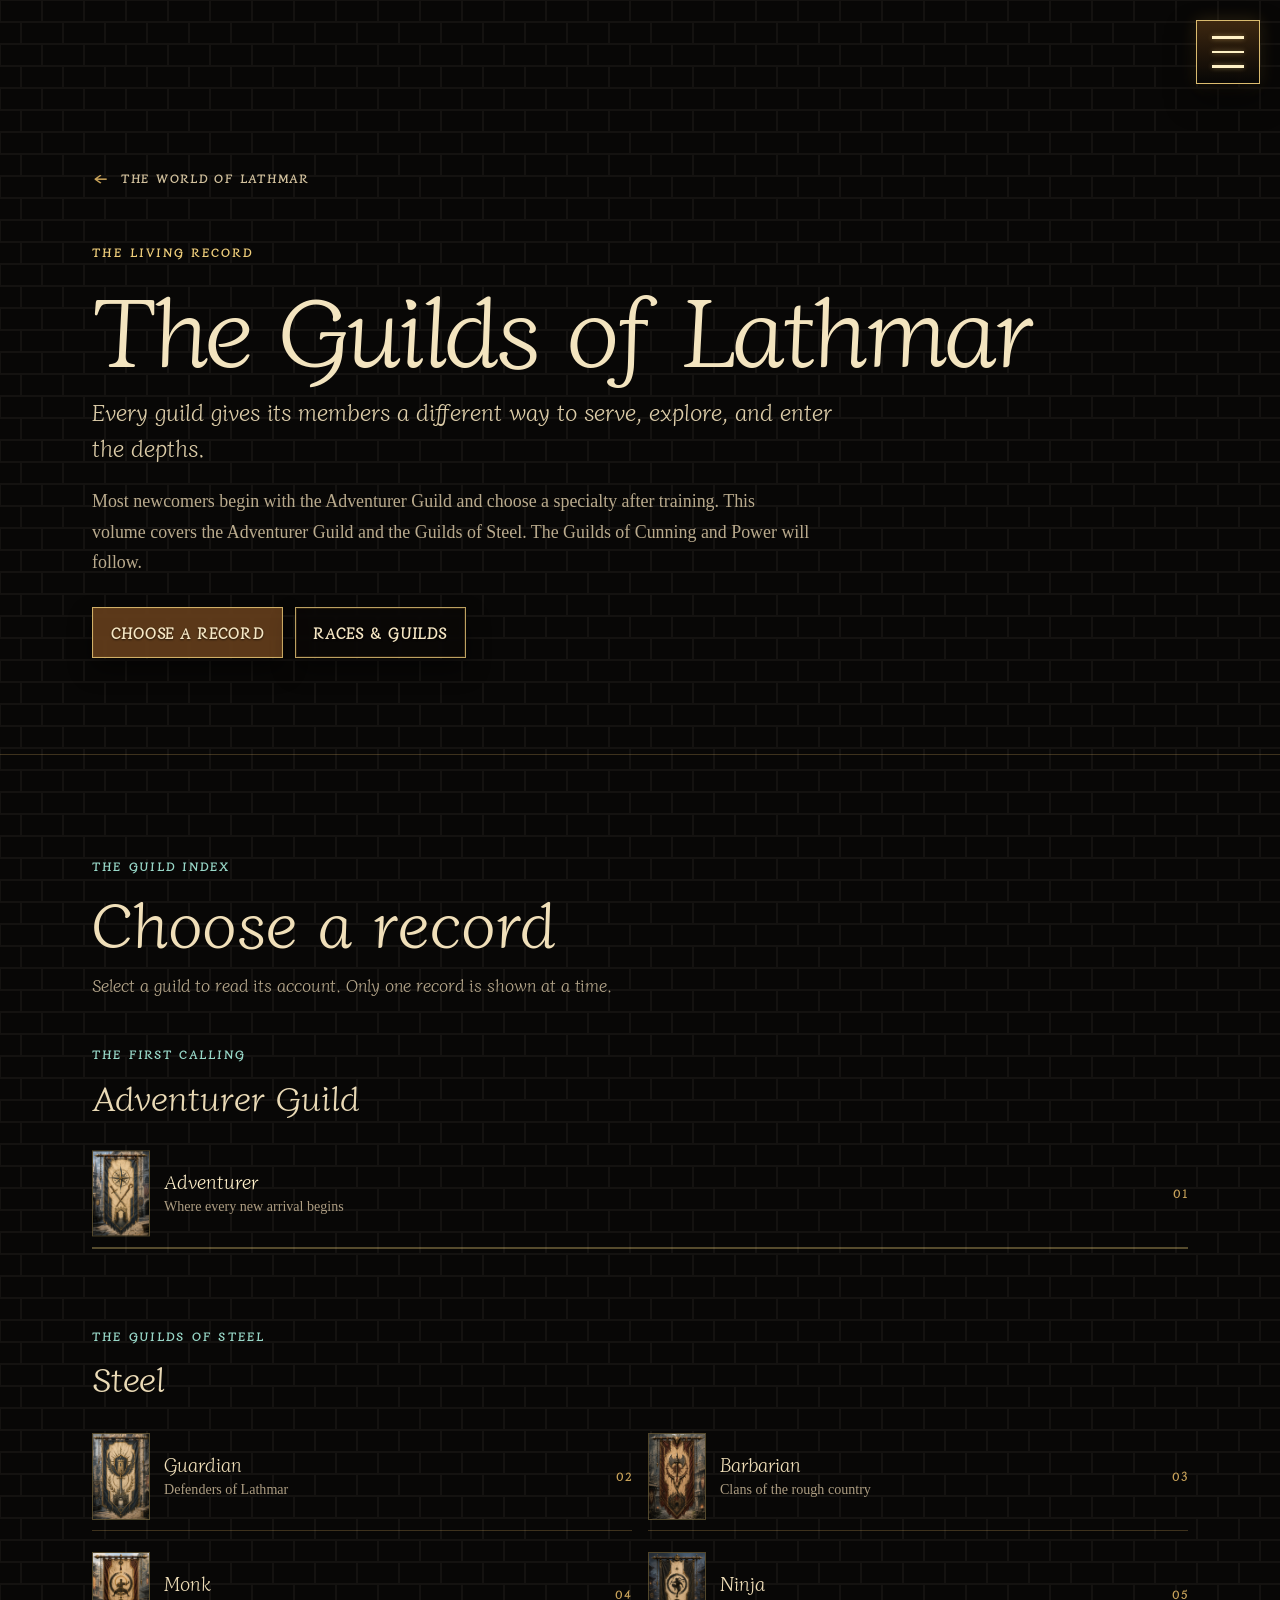
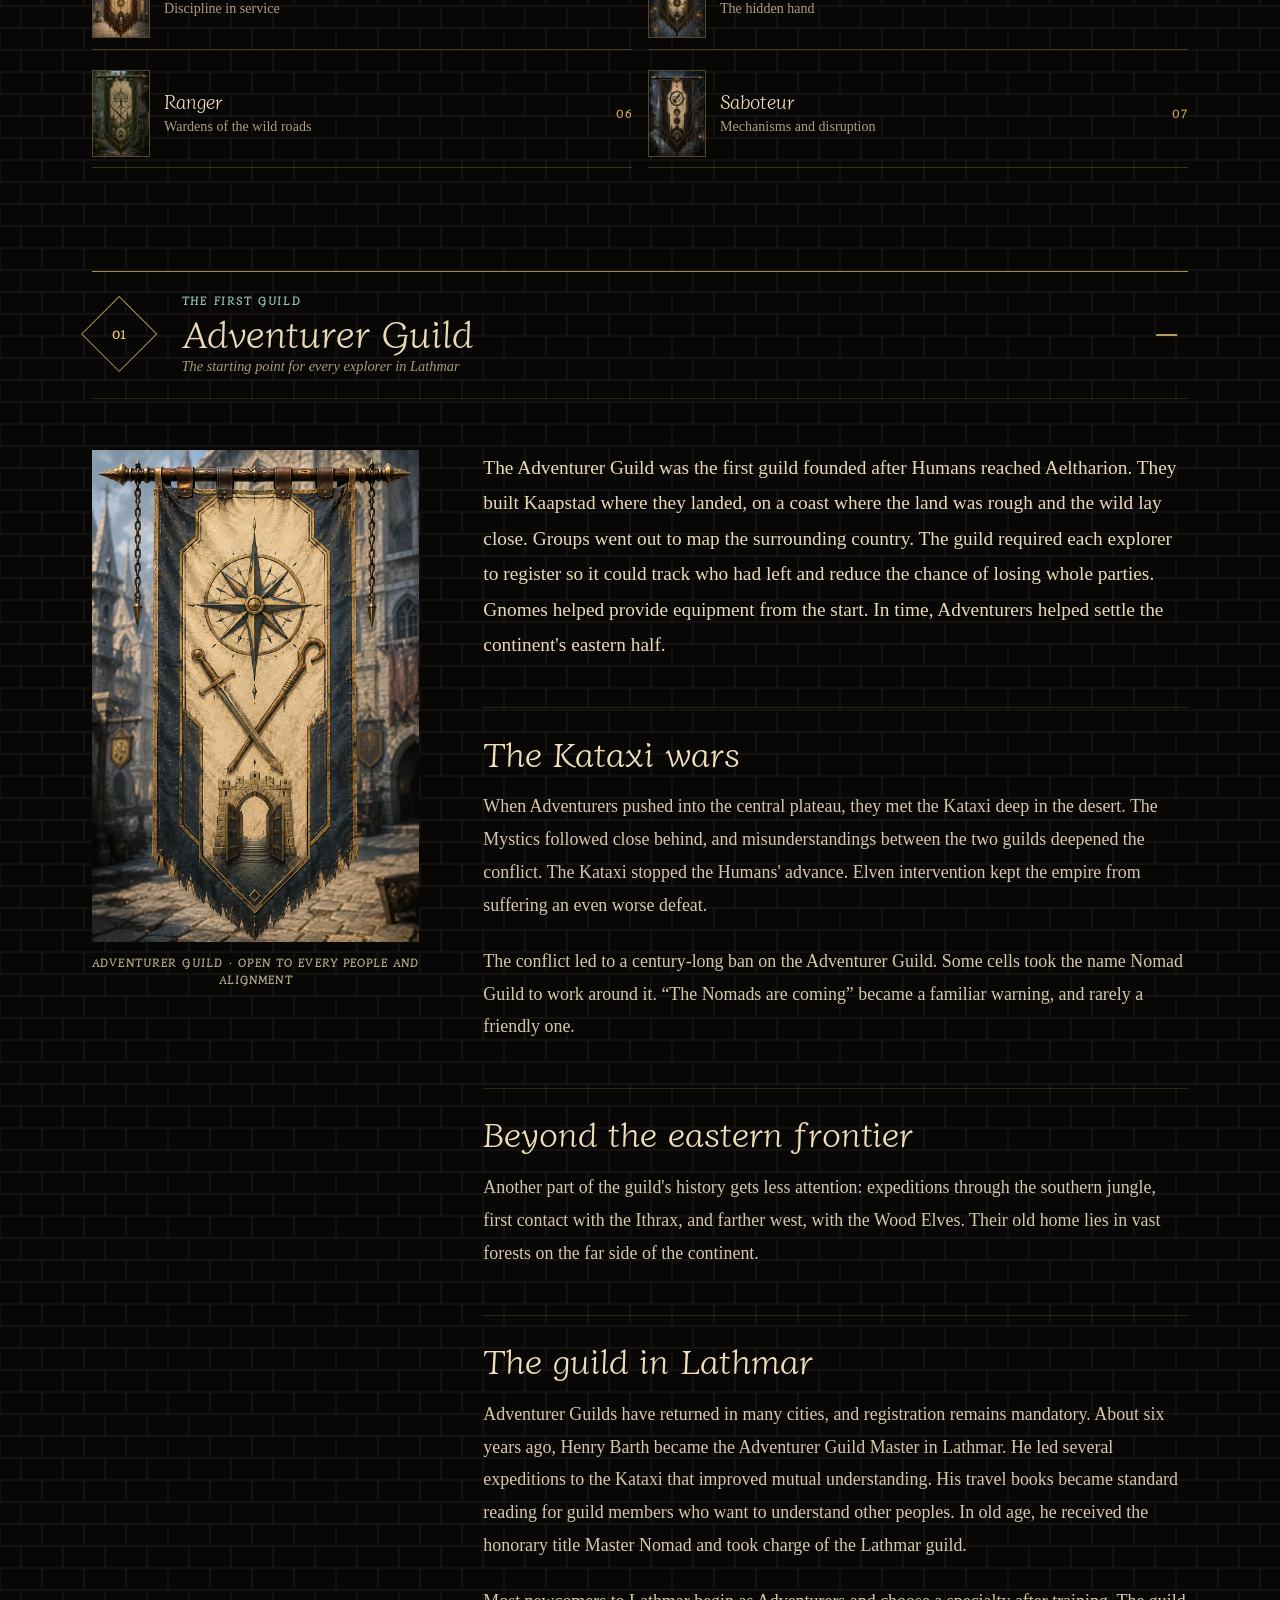
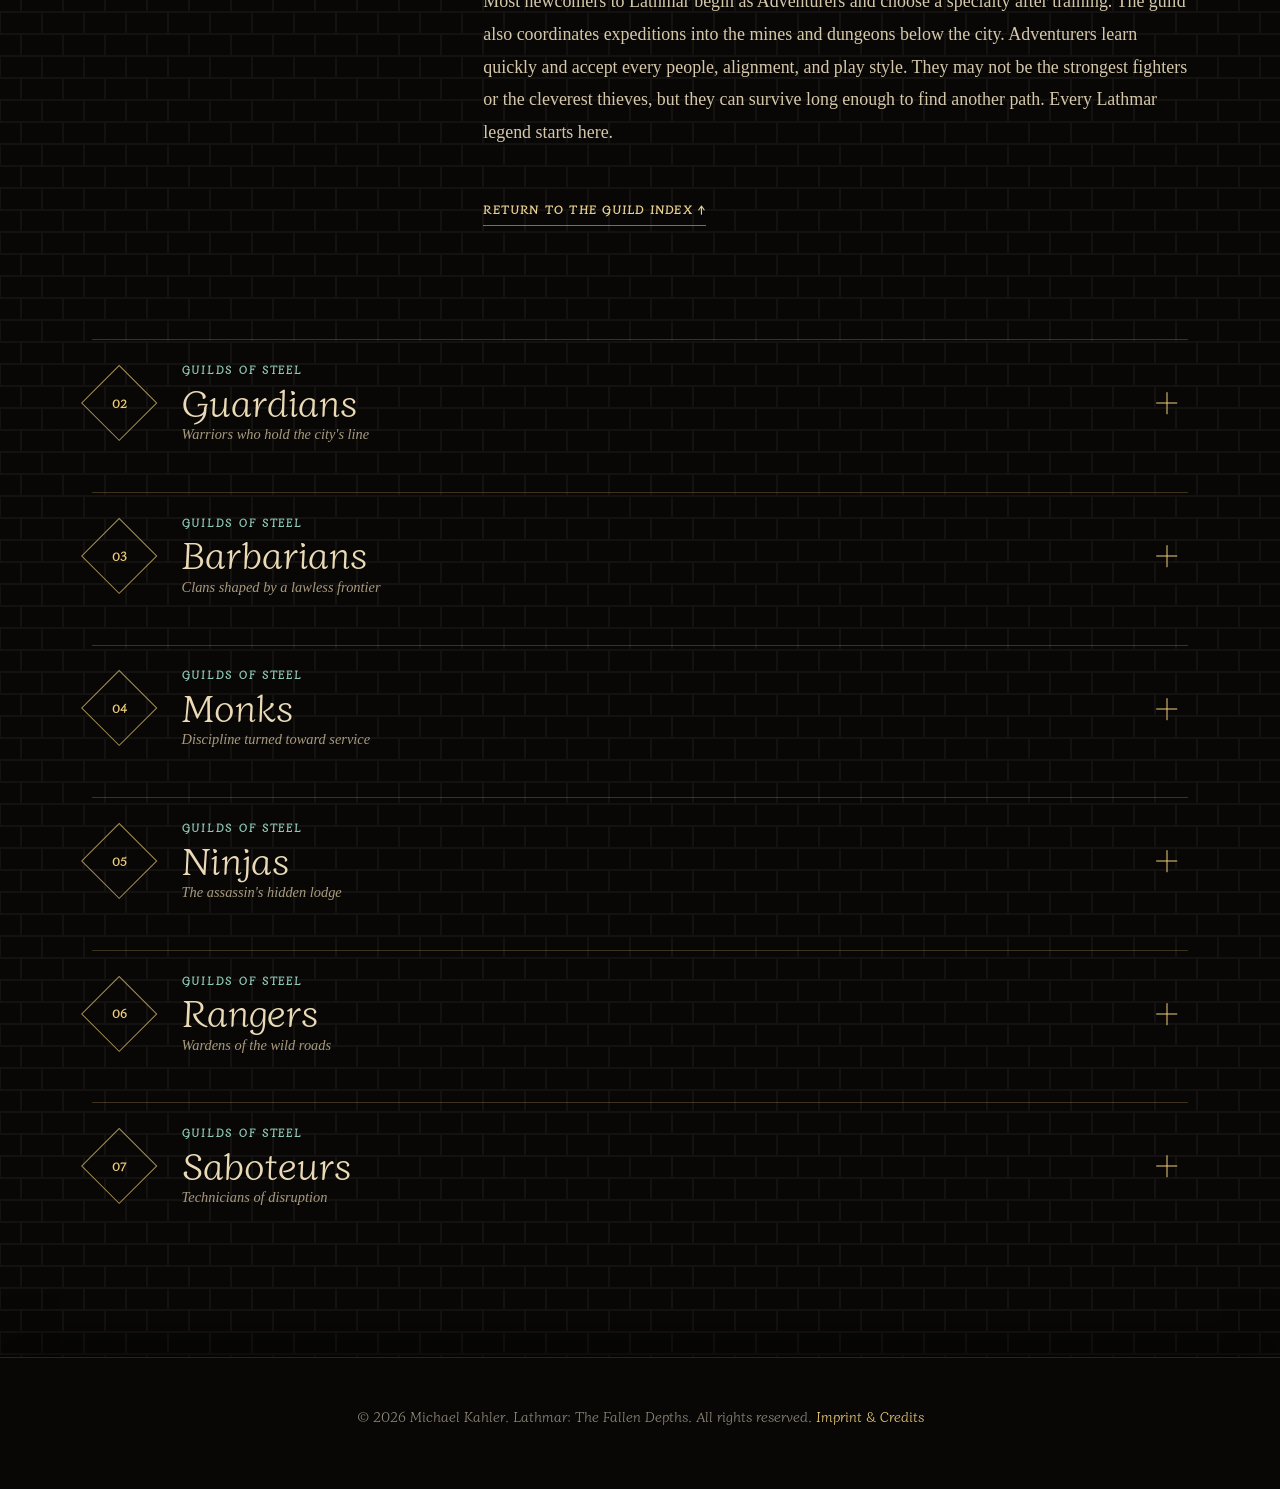
<file: world/guilds/index.html>
<!DOCTYPE html>
<html lang="en">
<head>
  <meta charset="UTF-8" />
  <meta name="viewport" content="width=device-width, initial-scale=1.0" />
  <title>The Guilds of Lathmar | The World of Lathmar</title>
  <meta name="description" content="Meet the Adventurer Guild and the Guilds of Steel, with their histories, rivalries, and place in Lathmar." />
  <meta name="robots" content="index,follow,max-snippet:-1,max-image-preview:large,max-video-preview:-1" />
  <link rel="canonical" href="https://lathmar.de/world/guilds/" />

  <meta property="og:type" content="website" />
  <meta property="og:site_name" content="Lathmar: The Fallen Depths" />
  <meta property="og:title" content="The Guilds of Lathmar" />
  <meta property="og:description" content="The Adventurer Guild and the Guilds of Steel: their histories, rivalries, and work in Lathmar." />
  <meta property="og:url" content="https://lathmar.de/world/guilds/" />
  <meta property="og:image" content="https://lathmar.de/assets/Guild_Banners/adventurer.webp" />
  <meta property="og:image:alt" content="The banner of Lathmar's Adventurer Guild" />

  <meta name="twitter:card" content="summary_large_image" />
  <meta name="twitter:title" content="The Guilds of Lathmar" />
  <meta name="twitter:description" content="The Adventurer Guild and the Guilds of Steel: their histories, rivalries, and work in Lathmar." />
  <meta name="twitter:image" content="https://lathmar.de/assets/Guild_Banners/adventurer.webp" />
  <meta name="twitter:image:alt" content="The banner of Lathmar's Adventurer Guild" />

  <script type="application/ld+json">
    {
      "@context": "https://schema.org",
      "@graph": [
        {
          "@type": "Organization",
          "@id": "https://lathmar.de/#organization",
          "name": "Sabnock Works",
          "url": "https://sabnockworks.com/"
        },
        {
          "@type": "WebSite",
          "@id": "https://lathmar.de/#website",
          "url": "https://lathmar.de/",
          "name": "Lathmar: The Fallen Depths",
          "inLanguage": "en",
          "publisher": { "@id": "https://lathmar.de/#organization" }
        },
        {
          "@type": "CollectionPage",
          "@id": "https://lathmar.de/world/guilds/#page",
          "url": "https://lathmar.de/world/guilds/",
          "name": "The Guilds of Lathmar",
          "description": "Meet the Adventurer Guild and the Guilds of Steel, with their histories, rivalries, and place in Lathmar.",
          "image": "https://lathmar.de/assets/Guild_Banners/adventurer.webp",
          "inLanguage": "en",
          "dateModified": "2026-09-26",
          "isPartOf": { "@id": "https://lathmar.de/#website" },
          "about": { "@id": "https://lathmar.de/#videogame" },
          "mainEntity": { "@id": "https://lathmar.de/world/guilds/#guild-list" },
          "breadcrumb": { "@id": "https://lathmar.de/world/guilds/#breadcrumb" }
        },
        {
          "@type": "ItemList",
          "@id": "https://lathmar.de/world/guilds/#guild-list",
          "name": "The Adventurer Guild and Guilds of Steel",
          "numberOfItems": 7,
          "itemListElement": [
            { "@type": "ListItem", "position": 1, "name": "Adventurer Guild", "url": "https://lathmar.de/world/guilds/#adventurer" },
            { "@type": "ListItem", "position": 2, "name": "Guardians", "url": "https://lathmar.de/world/guilds/#guardian" },
            { "@type": "ListItem", "position": 3, "name": "Barbarians", "url": "https://lathmar.de/world/guilds/#barbarian" },
            { "@type": "ListItem", "position": 4, "name": "Monks", "url": "https://lathmar.de/world/guilds/#monk" },
            { "@type": "ListItem", "position": 5, "name": "Ninjas", "url": "https://lathmar.de/world/guilds/#ninja" },
            { "@type": "ListItem", "position": 6, "name": "Rangers", "url": "https://lathmar.de/world/guilds/#ranger" },
            { "@type": "ListItem", "position": 7, "name": "Saboteurs", "url": "https://lathmar.de/world/guilds/#saboteur" }
          ]
        },
        {
          "@type": "BreadcrumbList",
          "@id": "https://lathmar.de/world/guilds/#breadcrumb",
          "itemListElement": [
            { "@type": "ListItem", "position": 1, "name": "Home", "item": "https://lathmar.de/" },
            { "@type": "ListItem", "position": 2, "name": "The World of Lathmar", "item": "https://lathmar.de/world/" },
            { "@type": "ListItem", "position": 3, "name": "The Guilds of Lathmar", "item": "https://lathmar.de/world/guilds/" }
          ]
        }
      ]
    }
  </script>

  <link rel="preconnect" href="https://fonts.googleapis.com" />
  <link rel="preconnect" href="https://fonts.gstatic.com" crossorigin />
  <link href="https://fonts.googleapis.com/css2?family=Diphylleia&amp;display=swap" rel="stylesheet" />
  <link rel="stylesheet" href="../../style.css" />
  <link rel="stylesheet" href="guilds.css?v=20260926-1" />
</head>

<body class="guilds-page">
  <div class="site-menu">
    <button class="menu-toggle" type="button" aria-expanded="false" aria-controls="site-menu-panel">
      <span class="visually-hidden">Open menu</span>
      <span aria-hidden="true"></span>
      <span aria-hidden="true"></span>
      <span aria-hidden="true"></span>
    </button>

    <nav class="menu-panel" id="site-menu-panel" aria-label="Site navigation">
      <a href="../../index.html">Home</a>
      <a href="../">World overview</a>
      <a href="../chronicle/">The Chronicle</a>
      <a href="../peoples/">The Peoples</a>
      <a href="#guild-index">The Guilds</a>
      <a href="../../index.html#races-guilds">Races &amp; Guilds</a>
      <a href="../../legal.html">Imprint &amp; Credits</a>
    </nav>
  </div>

  <header class="guilds-hero">
    <div class="guilds-hero__content">
      <a class="guilds-backlink" href="../">The World of Lathmar</a>
      <p class="guilds-kicker">The living record</p>
      <h1>The Guilds of Lathmar</h1>
      <p class="guilds-subtitle">Every guild gives its members a different way to serve, explore, and enter the depths.</p>
      <p class="guilds-intro">
        Most newcomers begin with the Adventurer Guild and choose a specialty after training. This volume covers the Adventurer Guild and the Guilds of Steel. The Guilds of Cunning and Power will follow.
      </p>
      <div class="guilds-actions">
        <a class="button button--primary" href="#guild-index">Choose a record</a>
        <a class="button" href="../../index.html#races-guilds">Races &amp; Guilds</a>
      </div>
    </div>
  </header>

  <main>
    <section class="guilds-directory" id="guild-index" aria-labelledby="guild-index-title">
      <header class="guilds-section-heading">
        <p class="section-kicker">The guild index</p>
        <h2 id="guild-index-title">Choose a record</h2>
        <p>Select a guild to read its account. Only one record is shown at a time.</p>
      </header>

      <nav class="guild-index" aria-label="The guilds of Lathmar">
        <section class="guild-index__group" aria-labelledby="guild-index-foundation">
          <p class="section-kicker">The first calling</p>
          <h3 id="guild-index-foundation">Adventurer Guild</h3>
          <a class="guild-index__entry" href="#adventurer" data-guild-link="adventurer">
            <img src="../../assets/Guild_Banners/adventurer.webp" alt="" width="1023" height="1537" loading="lazy" decoding="async" />
            <span><strong>Adventurer</strong><small>Where every new arrival begins</small></span>
            <span class="guild-index__number">01</span>
          </a>
        </section>

        <section class="guild-index__group" aria-labelledby="guild-index-steel">
          <p class="section-kicker">The guilds of steel</p>
          <h3 id="guild-index-steel">Steel</h3>
          <div class="guild-index__entries">
            <a class="guild-index__entry" href="#guardian" data-guild-link="guardian">
              <img src="../../assets/Guild_Banners/guardian.webp" alt="" width="1023" height="1537" loading="lazy" decoding="async" />
              <span><strong>Guardian</strong><small>Defenders of Lathmar</small></span>
              <span class="guild-index__number">02</span>
            </a>
            <a class="guild-index__entry" href="#barbarian" data-guild-link="barbarian">
              <img src="../../assets/Guild_Banners/barbarian.webp" alt="" width="1023" height="1537" loading="lazy" decoding="async" />
              <span><strong>Barbarian</strong><small>Clans of the rough country</small></span>
              <span class="guild-index__number">03</span>
            </a>
            <a class="guild-index__entry" href="#monk" data-guild-link="monk">
              <img src="../../assets/Guild_Banners/monk.webp" alt="" width="1023" height="1537" loading="lazy" decoding="async" />
              <span><strong>Monk</strong><small>Discipline in service</small></span>
              <span class="guild-index__number">04</span>
            </a>
            <a class="guild-index__entry" href="#ninja" data-guild-link="ninja">
              <img src="../../assets/Guild_Banners/ninja.webp" alt="" width="1023" height="1537" loading="lazy" decoding="async" />
              <span><strong>Ninja</strong><small>The hidden hand</small></span>
              <span class="guild-index__number">05</span>
            </a>
            <a class="guild-index__entry" href="#ranger" data-guild-link="ranger">
              <img src="../../assets/Guild_Banners/ranger.webp" alt="" width="1023" height="1537" loading="lazy" decoding="async" />
              <span><strong>Ranger</strong><small>Wardens of the wild roads</small></span>
              <span class="guild-index__number">06</span>
            </a>
            <a class="guild-index__entry" href="#saboteur" data-guild-link="saboteur">
              <img src="../../assets/Guild_Banners/saboteur.webp" alt="" width="1023" height="1537" loading="lazy" decoding="async" />
              <span><strong>Saboteur</strong><small>Mechanisms and disruption</small></span>
              <span class="guild-index__number">07</span>
            </a>
          </div>
        </section>
      </nav>

      <div class="guild-records">
        <details class="guild-record" id="adventurer" open>
          <summary>
            <span class="guild-record__number">01</span>
            <span class="guild-record__heading"><small>The first guild</small><strong>Adventurer Guild</strong><em>The starting point for every explorer in Lathmar</em></span>
            <span class="guild-record__toggle" aria-hidden="true"></span>
          </summary>
          <div class="guild-record__body">
            <figure class="guild-record__banner">
              <img src="../../assets/Guild_Banners/adventurer.webp" alt="Banner of the Adventurer Guild" width="1023" height="1537" fetchpriority="high" decoding="async" />
              <figcaption>Adventurer Guild · Open to every people and alignment</figcaption>
            </figure>
            <article class="guild-record__copy">
              <p class="guild-record__lead">The Adventurer Guild was the first guild founded after Humans reached Aeltharion. They built Kaapstad where they landed, on a coast where the land was rough and the wild lay close. Groups went out to map the surrounding country. The guild required each explorer to register so it could track who had left and reduce the chance of losing whole parties. Gnomes helped provide equipment from the start. In time, Adventurers helped settle the continent's eastern half.</p>

              <h3>The Kataxi wars</h3>
              <p>When Adventurers pushed into the central plateau, they met the Kataxi deep in the desert. The Mystics followed close behind, and misunderstandings between the two guilds deepened the conflict. The Kataxi stopped the Humans' advance. Elven intervention kept the empire from suffering an even worse defeat.</p>
              <p>The conflict led to a century-long ban on the Adventurer Guild. Some cells took the name Nomad Guild to work around it. “The Nomads are coming” became a familiar warning, and rarely a friendly one.</p>

              <h3>Beyond the eastern frontier</h3>
              <p>Another part of the guild's history gets less attention: expeditions through the southern jungle, first contact with the Ithrax, and farther west, with the Wood Elves. Their old home lies in vast forests on the far side of the continent.</p>

              <h3>The guild in Lathmar</h3>
              <p>Adventurer Guilds have returned in many cities, and registration remains mandatory. About six years ago, Henry Barth became the Adventurer Guild Master in Lathmar. He led several expeditions to the Kataxi that improved mutual understanding. His travel books became standard reading for guild members who want to understand other peoples. In old age, he received the honorary title Master Nomad and took charge of the Lathmar guild.</p>
              <p>Most newcomers to Lathmar begin as Adventurers and choose a specialty after training. The guild also coordinates expeditions into the mines and dungeons below the city. Adventurers learn quickly and accept every people, alignment, and play style. They may not be the strongest fighters or the cleverest thieves, but they can survive long enough to find another path. Every Lathmar legend starts here.</p>

              <a class="guild-record__return" href="#guild-index">Return to the guild index ↑</a>
            </article>
          </div>
        </details>

        <details class="guild-record" id="guardian">
          <summary>
            <span class="guild-record__number">02</span>
            <span class="guild-record__heading"><small>Guilds of Steel</small><strong>Guardians</strong><em>Warriors who hold the city's line</em></span>
            <span class="guild-record__toggle" aria-hidden="true"></span>
          </summary>
          <div class="guild-record__body">
            <figure class="guild-record__banner">
              <img src="../../assets/Guild_Banners/guardian.webp" alt="Banner of the Guardians of Lathmar" width="1023" height="1537" loading="lazy" decoding="async" />
              <figcaption>Guardians · The warriors of Lathmar</figcaption>
            </figure>
            <article class="guild-record__copy">
              <p class="guild-record__lead">The Guardians began as the Human Warrior Guild. From the first settlements, its members guarded families and children. The guild supplied the core of city armies and watch patrols. Gnomish merchants helped its members find old Dwarven weapons and Elven armor.</p>
              <p>After the Flattening, monsters flooded Lathmar and the Guardians formed the first line of defence. At the Citadel, the Lord Protector's household troops fell, but the Guardians broke the attackers' waves. Barbarians claim their charge decided the battle. The two guilds have never settled the argument.</p>
              <p>When the Lord Protector fell, Marius Ironwall, head of the Warriors' Guild, was named Lord Protector. Marius was said to be undefeated in ten thousand duels and demanded precision above all else. One of his first acts was to rename the guild the Guardians of Lathmar.</p>
              <p>Guardians train relentlessly to master the sword. They can equip the finest weapons found in the dungeon and strike with a force no other guild can match. They do not sneak or negotiate; they cut through.</p>
              <a class="guild-record__return" href="#guild-index">Return to the guild index ↑</a>
            </article>
          </div>
        </details>

        <details class="guild-record" id="barbarian">
          <summary>
            <span class="guild-record__number">03</span>
            <span class="guild-record__heading"><small>Guilds of Steel</small><strong>Barbarians</strong><em>Clans shaped by a lawless frontier</em></span>
            <span class="guild-record__toggle" aria-hidden="true"></span>
          </summary>
          <div class="guild-record__body">
            <figure class="guild-record__banner">
              <img src="../../assets/Guild_Banners/barbarian.webp" alt="Banner of the Barbarian Guild" width="1023" height="1537" loading="lazy" decoding="async" />
              <figcaption>Barbarians · Strength before subtlety</figcaption>
            </figure>
            <article class="guild-record__copy">
              <p class="guild-record__lead">Barbarians are not one people. The name covers clans who grew in lands shattered by the Kataxi wars and in lawless country opened by the southern push toward the jungle. Some baronies remain rough ground, dangerous to cross.</p>
              <p>Cities once gave travelling clans a house of their own, a place to sleep among their own people. Those clan houses grew into regional guilds, which joined into a guild network across the country in the modern era. Enak the Axe leads the Lathmar branch as War-Chief. Stories say he once cleaved through a dragon with his bare hands.</p>
              <p>Barbarians fought beside the Guardians at the Citadel and helped turn back the monsters. They still dispute Marius Ironwall's rise to Lord Protector. Their account gives the Barbarians a larger part in the victory, and the quarrel has never cooled.</p>
              <p>The guild prizes strength over subtlety. Barbarians have the highest raw attack power, with little patience for magic, locks, or elaborate plans. Elves and Gnomes cannot join; the guild considers neither hardy enough for its training.</p>
              <a class="guild-record__return" href="#guild-index">Return to the guild index ↑</a>
            </article>
          </div>
        </details>

        <details class="guild-record" id="monk">
          <summary>
            <span class="guild-record__number">04</span>
            <span class="guild-record__heading"><small>Guilds of Steel</small><strong>Monks</strong><em>Discipline turned toward service</em></span>
            <span class="guild-record__toggle" aria-hidden="true"></span>
          </summary>
          <div class="guild-record__body">
            <figure class="guild-record__banner">
              <img src="../../assets/Guild_Banners/monk.webp" alt="Banner of the Monk Monastery" width="1023" height="1537" loading="lazy" decoding="async" />
              <figcaption>Monks · The Inner Path</figcaption>
            </figure>
            <article class="guild-record__copy">
              <p class="guild-record__lead">The order's ancestors may have reached Aeltharion with the first Humans. Its early members left the settlements for the wild and built hermitages there. Monks train the mind and body as one. They need no magic to fight; a focused mind and bare hands can end a fight.</p>
              <p>They do not seek conflict. Monks serve through charity and social work, and their discipline shapes both their craft and daily life. In Lathmar, Zensai Moru, Master of the Inner Path, leads a small monastery. He teaches, “A still mind survives where a strong arm fails,” and warns that “compassion without control is just another form of chaos.”</p>
              <p>After the Flattening, the monks cared for people left behind in the sealed city. They took in children who had lost their parents and raised them at the monastery.</p>
              <p>Only Good-aligned characters may join. Monks rely on discipline rather than spellcraft or weapons.</p>
              <a class="guild-record__return" href="#guild-index">Return to the guild index ↑</a>
            </article>
          </div>
        </details>

        <details class="guild-record" id="ninja">
          <summary>
            <span class="guild-record__number">05</span>
            <span class="guild-record__heading"><small>Guilds of Steel</small><strong>Ninjas</strong><em>The assassin's hidden lodge</em></span>
            <span class="guild-record__toggle" aria-hidden="true"></span>
          </summary>
          <div class="guild-record__body">
            <figure class="guild-record__banner">
              <img src="../../assets/Guild_Banners/ninja.webp" alt="Banner of the Ninja Guild" width="1023" height="1537" loading="lazy" decoding="async" />
              <figcaption>Ninjas · The hidden hand</figcaption>
            </figure>
            <article class="guild-record__copy">
              <p class="guild-record__lead">Ninjas began as the assassin branch of the Scavenger Guild. The old guild later split: its assassins formed the Ninja Guild, while its machine-minded members became Saboteurs. The two trades share roots, but work in different ways.</p>
              <p>Lathmar has only a small Ninja lodge. Kage no Tora trained under a hundred masters in the Eastern Mountains and outlived each of them. The guild accepts only Evil-aligned candidates with exceptional strength and dexterity.</p>
              <p>A Ninja works in silence and at close range. The guild's training favours stealth, speed, and paired weapons. It takes jobs other guilds will not discuss in public. In Lathmar, there is always a rival, husband, or enemy someone wants removed.</p>
              <p>The lodge does not advertise. Its door is in the Guild District, and its master rarely shows their full face.</p>
              <a class="guild-record__return" href="#guild-index">Return to the guild index ↑</a>
            </article>
          </div>
        </details>

        <details class="guild-record" id="ranger">
          <summary>
            <span class="guild-record__number">06</span>
            <span class="guild-record__heading"><small>Guilds of Steel</small><strong>Rangers</strong><em>Wardens of the wild roads</em></span>
            <span class="guild-record__toggle" aria-hidden="true"></span>
          </summary>
          <div class="guild-record__body">
            <figure class="guild-record__banner">
              <img src="../../assets/Guild_Banners/ranger.webp" alt="Banner of the Ranger Guild" width="1023" height="1537" loading="lazy" decoding="async" />
              <figcaption>Rangers · Wardens of the Green Paths</figcaption>
            </figure>
            <article class="guild-record__copy">
              <p class="guild-record__lead">Rangers keep order in the forests and unsettled lands. They follow explorers and settlers, often arriving before a baron or prince claims the region. They work from cities where they can resupply, then form patrols that may spend weeks in the wild.</p>
              <p>Their wardens protect roads, track threats, and hunt criminals when the city calls. Aldren Vey, Warden of the Green Paths, leads Lathmar's Rangers. After the Flattening trapped the city, the Rangers became a key support for the Guardians and helped keep order inside the walls.</p>
              <p>Rangers use bows and fight with paired weapons. Their training balances combat with field skills and a practiced dodge. They are Good or Neutral and must show strength and intelligence. They are rarely the best at one task and rarely caught unprepared for the next.</p>
              <a class="guild-record__return" href="#guild-index">Return to the guild index ↑</a>
            </article>
          </div>
        </details>

        <details class="guild-record" id="saboteur">
          <summary>
            <span class="guild-record__number">07</span>
            <span class="guild-record__heading"><small>Guilds of Steel</small><strong>Saboteurs</strong><em>Technicians of disruption</em></span>
            <span class="guild-record__toggle" aria-hidden="true"></span>
          </summary>
          <div class="guild-record__body">
            <figure class="guild-record__banner">
              <img src="../../assets/Guild_Banners/saboteur.webp" alt="Banner of the Saboteur Guild" width="1023" height="1537" loading="lazy" decoding="async" />
              <figcaption>Saboteurs · Mechanisms and disruption</figcaption>
            </figure>
            <article class="guild-record__copy">
              <p class="guild-record__lead">Saboteurs split from the Scavenger Guild with the Ninjas. They chose machines, mechanisms, and the technical side of combat. They work more openly than Ninjas or members of the Thieves' Guild, though their trade stays close to the city's darker dealings.</p>
              <p>Silas Vorn, once a strategist for fallen regimes, teaches them to take systems apart with care. Saboteurs build thievery skills close to those of Ninjas and learn to dodge attacks. They can disable a threat from a distance, then move through the dark before it can recover.</p>
              <p>After the Flattening, Lathmar's Saboteurs mapped the cursed doors and rescued trapped relatives for ransom. They also fence stolen goods and take other jobs through the underworld. To an ordinary citizen, the guild is often the first contact for such work; few know how to approach a Ninja or a thief.</p>
              <p>Only Neutral or Evil-aligned characters may join.</p>
              <a class="guild-record__return" href="#guild-index">Return to the guild index ↑</a>
            </article>
          </div>
        </details>
      </div>
    </section>
  </main>

  <footer class="site-footer">
    <p>© 2026 Michael Kahler. Lathmar: The Fallen Depths. All rights reserved. <a href="../../legal.html">Imprint &amp; Credits</a></p>
  </footer>

  <script src="../../script.js"></script>
  <script src="guilds.js"></script>
  <!-- Cloudflare Web Analytics -->
  <script type="module" src="https://static.cloudflareinsights.com/beacon.min.js" data-cf-beacon='{"token":"541cc58685d746caa991d7471fcf78fc"}'></script>
  <!-- End Cloudflare Web Analytics -->
</body>
</html>
</file>
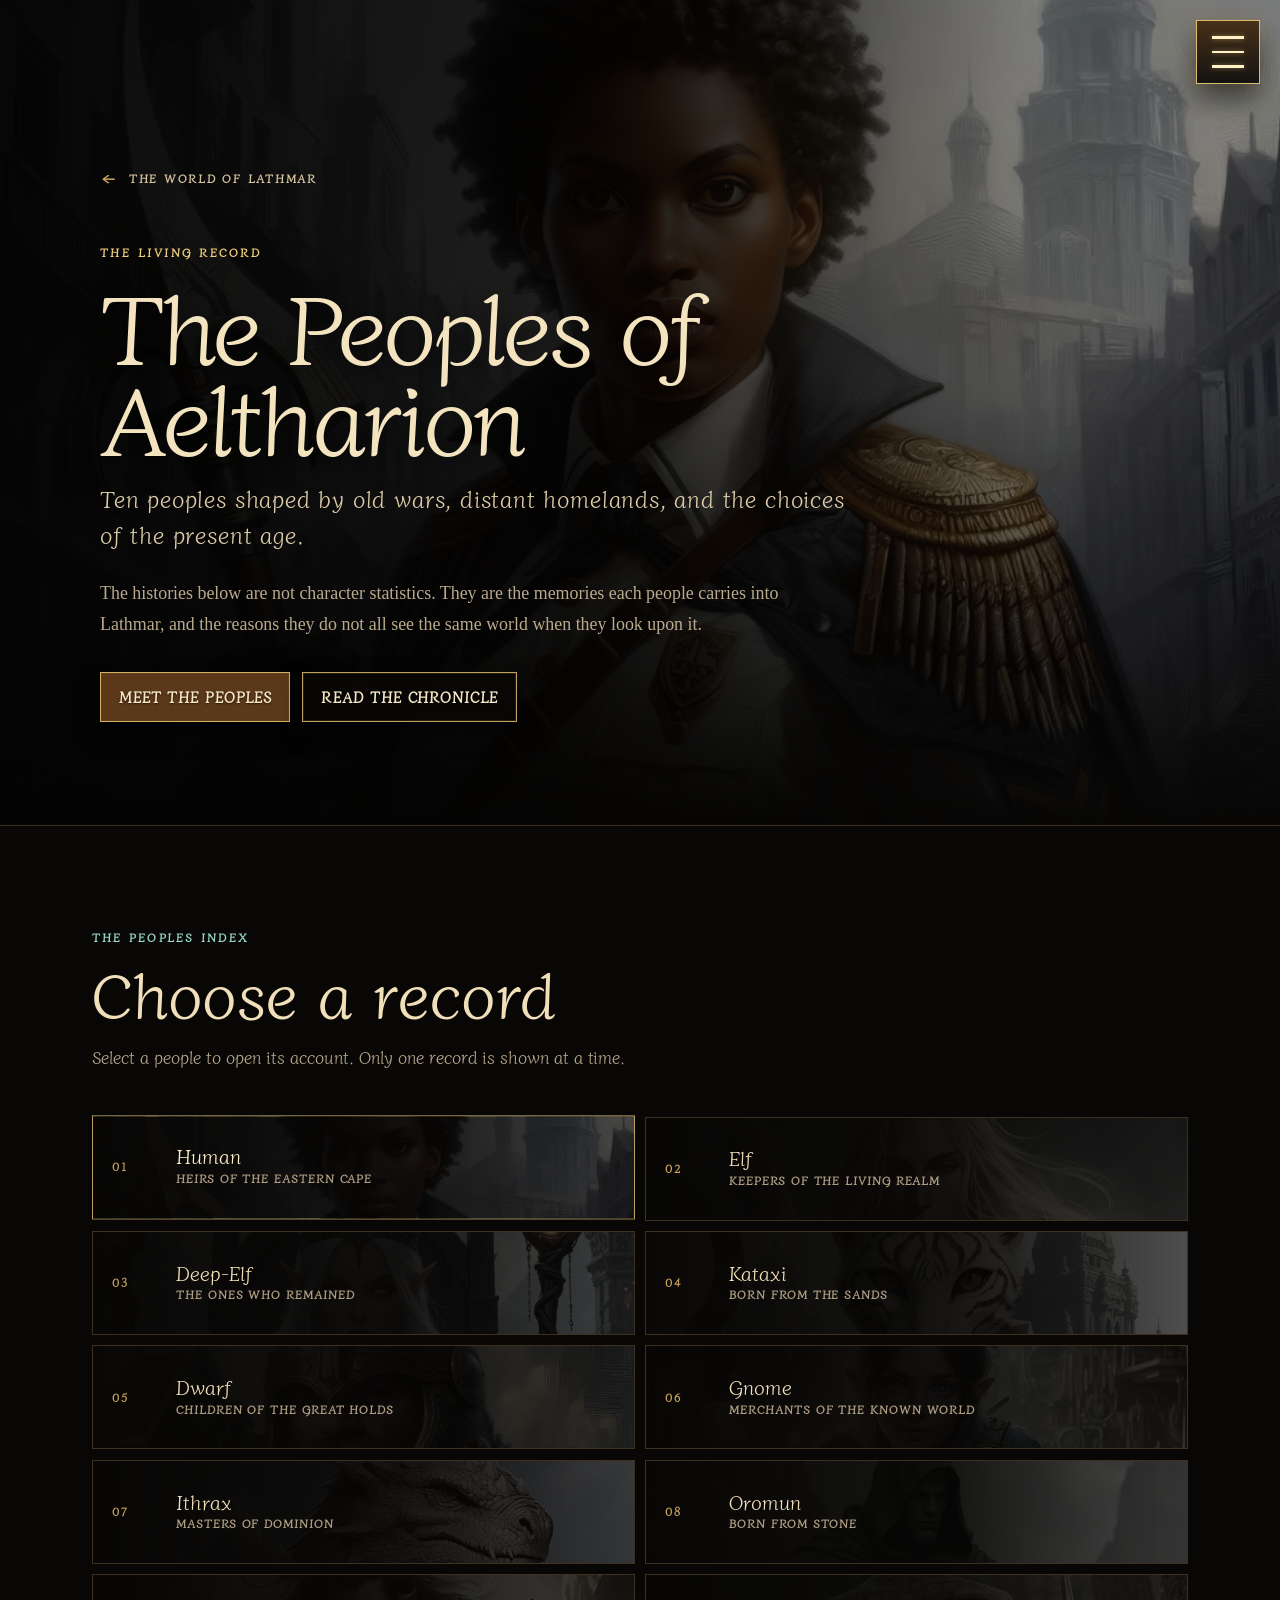
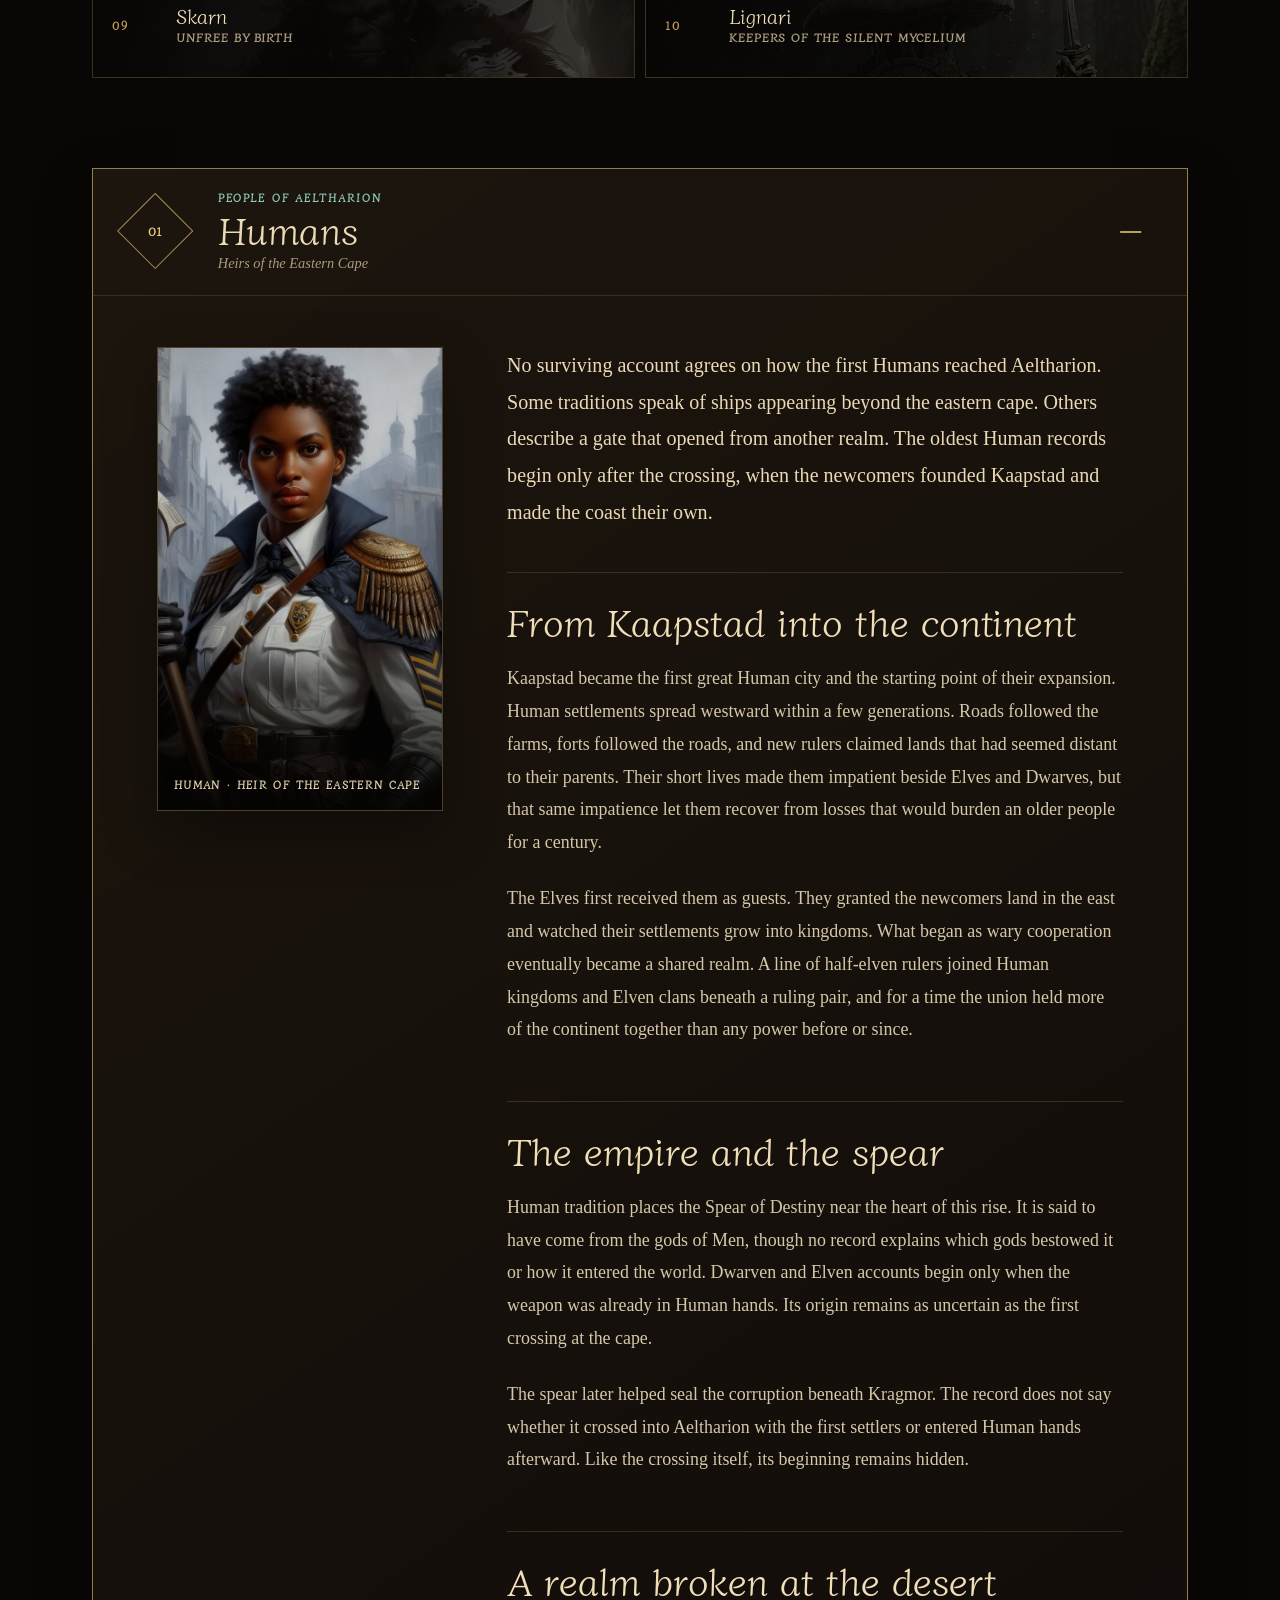
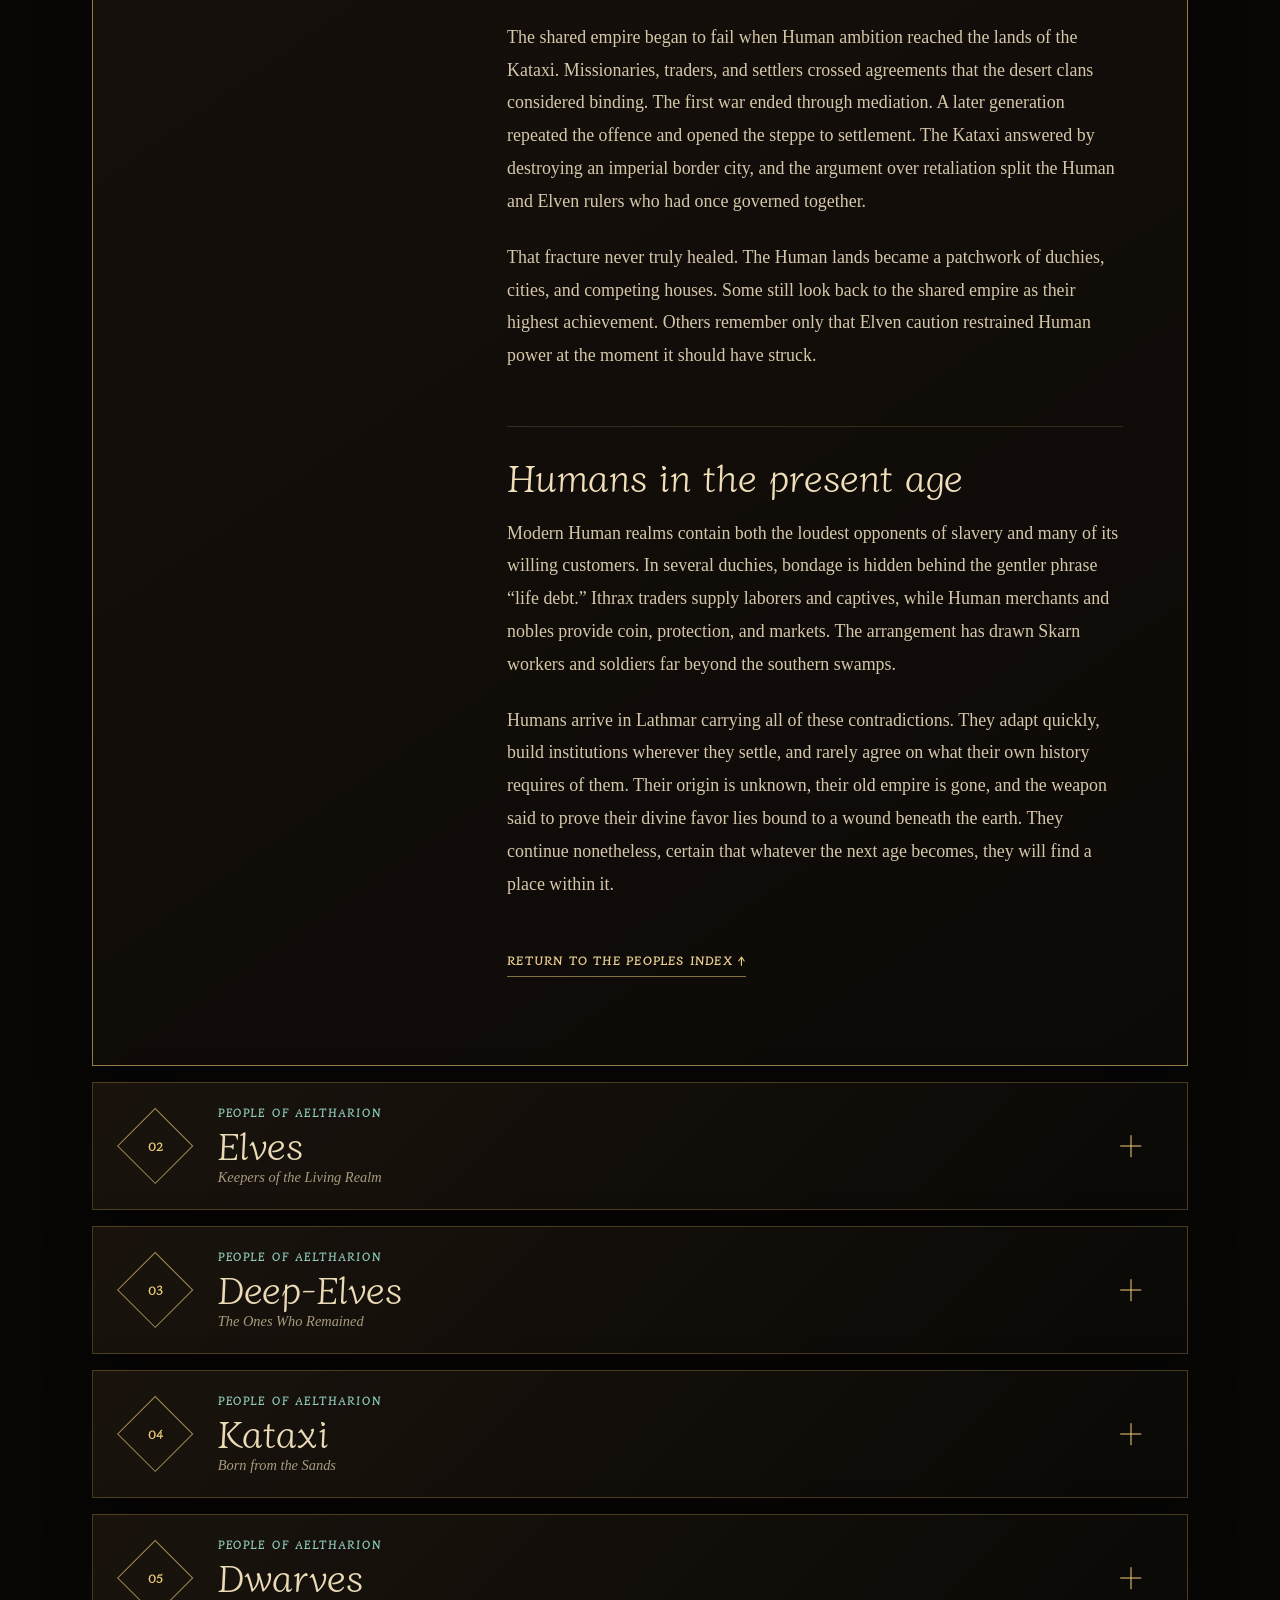
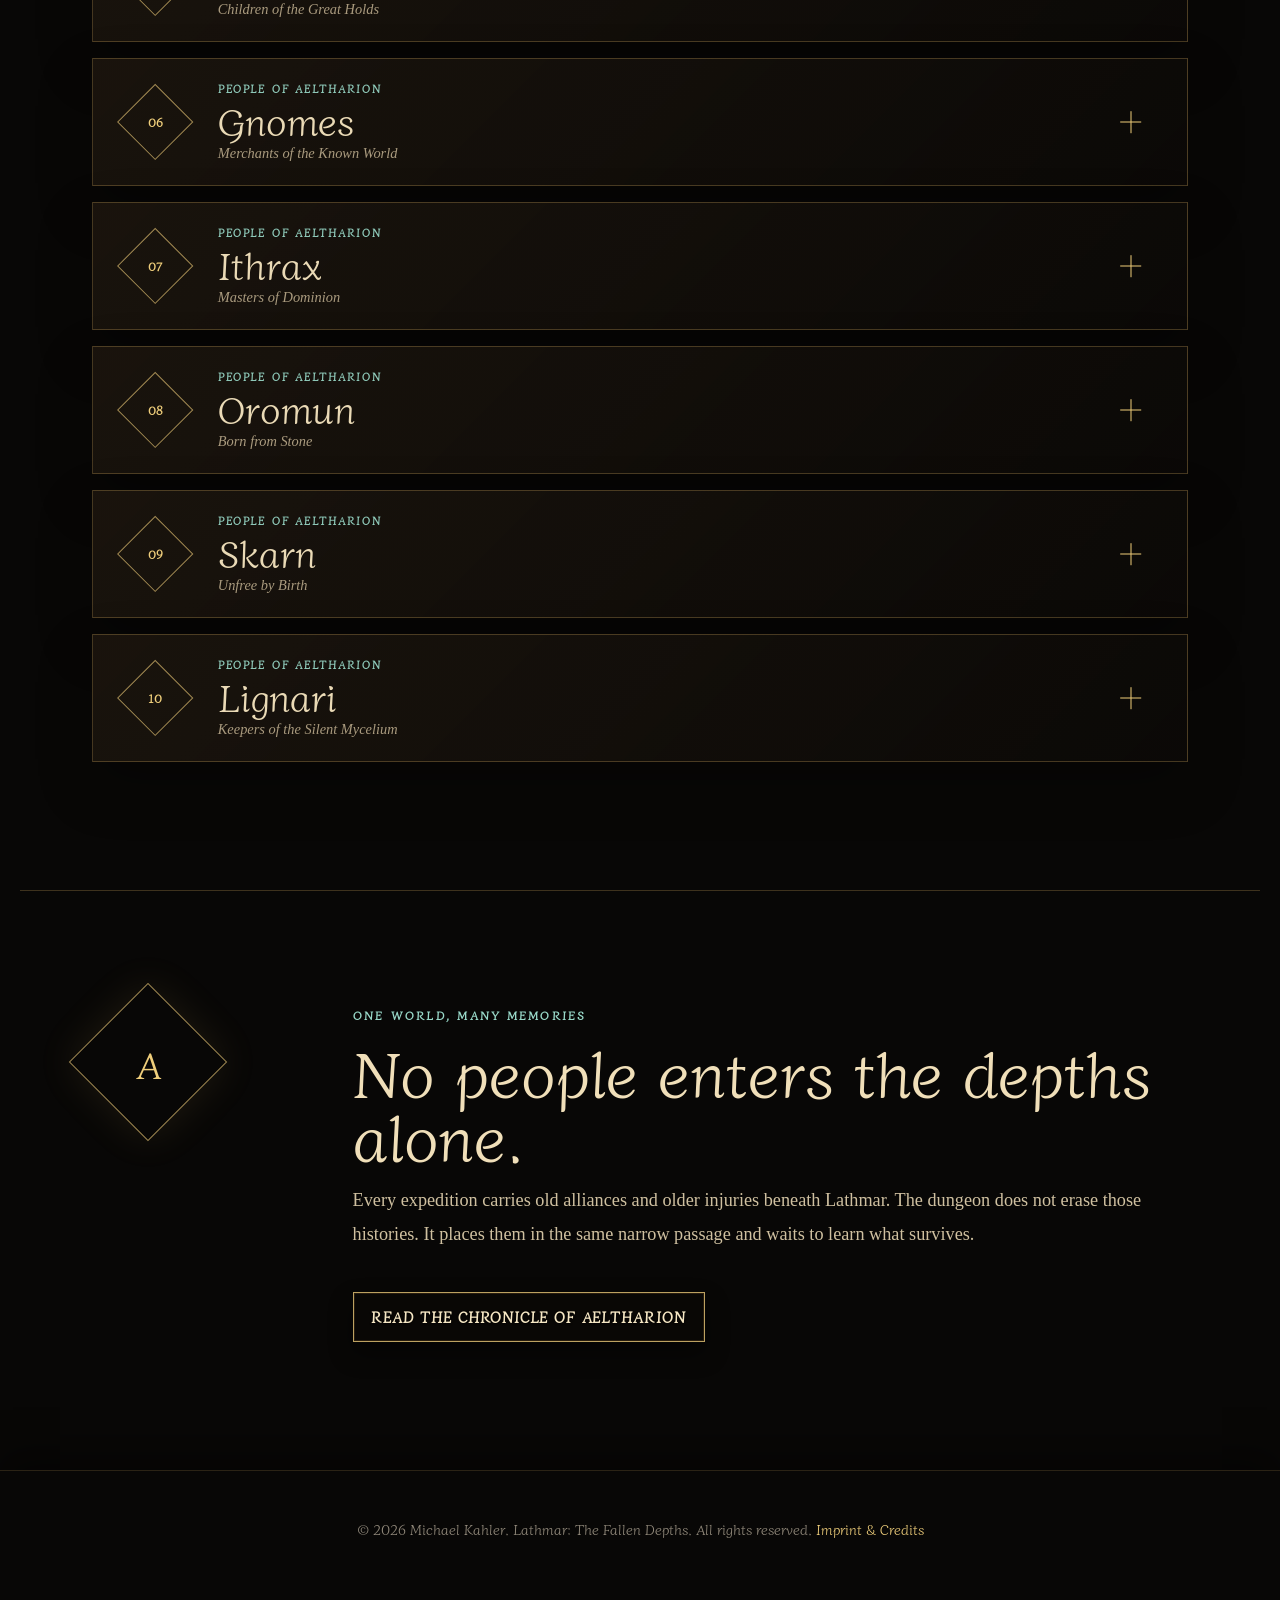
<file: world/peoples/index.html>
<!DOCTYPE html>
<html lang="en">
<head>
  <meta charset="UTF-8" />
  <meta name="viewport" content="width=device-width, initial-scale=1.0" />
  <title>The Peoples of Aeltharion | The World of Lathmar</title>
  <meta name="description" content="Meet the ten playable peoples of Lathmar and discover the histories, homelands, and old conflicts that shaped their place in Aeltharion." />
  <meta name="robots" content="index,follow,max-snippet:-1,max-image-preview:large,max-video-preview:-1" />
  <link rel="canonical" href="https://lathmar.de/world/peoples/" />

  <meta property="og:type" content="website" />
  <meta property="og:site_name" content="Lathmar: The Fallen Depths" />
  <meta property="og:title" content="The Peoples of Aeltharion" />
  <meta property="og:description" content="Ten peoples, ten inheritances, and one troubled age beneath Lathmar." />
  <meta property="og:url" content="https://lathmar.de/world/peoples/" />
  <meta property="og:image" content="https://lathmar.de/assets/Races_Guilds/Race_Human_Female.webp" />
  <meta property="og:image:alt" content="A Human adventurer in Lathmar" />

  <meta name="twitter:card" content="summary_large_image" />
  <meta name="twitter:title" content="The Peoples of Aeltharion" />
  <meta name="twitter:description" content="Ten peoples, ten inheritances, and one troubled age beneath Lathmar." />
  <meta name="twitter:image" content="https://lathmar.de/assets/Races_Guilds/Race_Human_Female.webp" />
  <meta name="twitter:image:alt" content="A Human adventurer in Lathmar" />

  <script type="application/ld+json">
    {
      "@context": "https://schema.org",
      "@graph": [
        {
          "@type": "Organization",
          "@id": "https://lathmar.de/#organization",
          "name": "Sabnock Works",
          "url": "https://sabnockworks.com/"
        },
        {
          "@type": "WebSite",
          "@id": "https://lathmar.de/#website",
          "url": "https://lathmar.de/",
          "name": "Lathmar: The Fallen Depths",
          "inLanguage": "en",
          "publisher": {
            "@id": "https://lathmar.de/#organization"
          }
        },
        {
          "@type": "CollectionPage",
          "@id": "https://lathmar.de/world/peoples/#page",
          "url": "https://lathmar.de/world/peoples/",
          "name": "The Peoples of Aeltharion",
          "description": "Meet the ten playable peoples of Lathmar and discover the histories, homelands, and old conflicts that shaped their place in Aeltharion.",
          "image": "https://lathmar.de/assets/Races_Guilds/Race_Human_Female.webp",
          "inLanguage": "en",
          "dateModified": "2026-09-21",
          "isPartOf": {
            "@id": "https://lathmar.de/#website"
          },
          "about": {
            "@id": "https://lathmar.de/#videogame"
          },
          "mainEntity": {
            "@id": "https://lathmar.de/world/peoples/#people-list"
          },
          "breadcrumb": {
            "@id": "https://lathmar.de/world/peoples/#breadcrumb"
          }
        },
        {
          "@type": "ItemList",
          "@id": "https://lathmar.de/world/peoples/#people-list",
          "name": "The Peoples of Aeltharion",
          "numberOfItems": 10,
          "itemListElement": [
            { "@type": "ListItem", "position": 1, "name": "Humans", "url": "https://lathmar.de/world/peoples/#human" },
            { "@type": "ListItem", "position": 2, "name": "Elves", "url": "https://lathmar.de/world/peoples/#elf" },
            { "@type": "ListItem", "position": 3, "name": "Deep-Elves", "url": "https://lathmar.de/world/peoples/#deep-elf" },
            { "@type": "ListItem", "position": 4, "name": "Kataxi", "url": "https://lathmar.de/world/peoples/#kataxi" },
            { "@type": "ListItem", "position": 5, "name": "Dwarves", "url": "https://lathmar.de/world/peoples/#dwarf" },
            { "@type": "ListItem", "position": 6, "name": "Gnomes", "url": "https://lathmar.de/world/peoples/#gnome" },
            { "@type": "ListItem", "position": 7, "name": "Ithrax", "url": "https://lathmar.de/world/peoples/#ithrax" },
            { "@type": "ListItem", "position": 8, "name": "Oromun", "url": "https://lathmar.de/world/peoples/#oromun" },
            { "@type": "ListItem", "position": 9, "name": "Skarn", "url": "https://lathmar.de/world/peoples/#skarn" },
            { "@type": "ListItem", "position": 10, "name": "Lignari", "url": "https://lathmar.de/world/peoples/#lignari" }
          ]
        },
        {
          "@type": "BreadcrumbList",
          "@id": "https://lathmar.de/world/peoples/#breadcrumb",
          "itemListElement": [
            {
              "@type": "ListItem",
              "position": 1,
              "name": "Home",
              "item": "https://lathmar.de/"
            },
            {
              "@type": "ListItem",
              "position": 2,
              "name": "The World of Lathmar",
              "item": "https://lathmar.de/world/"
            },
            {
              "@type": "ListItem",
              "position": 3,
              "name": "The Peoples of Aeltharion",
              "item": "https://lathmar.de/world/peoples/"
            }
          ]
        }
      ]
    }
  </script>

  <link rel="preconnect" href="https://fonts.googleapis.com" />
  <link rel="preconnect" href="https://fonts.gstatic.com" crossorigin />
  <link href="https://fonts.googleapis.com/css2?family=Diphylleia&amp;display=swap" rel="stylesheet" />
  <link rel="stylesheet" href="../../style.css" />
  <link rel="stylesheet" href="peoples.css?v=20260921-2" />
</head>

<body class="peoples-page">
  <div class="site-menu">
    <button class="menu-toggle" type="button" aria-expanded="false" aria-controls="site-menu-panel">
      <span class="visually-hidden">Open menu</span>
      <span aria-hidden="true"></span>
      <span aria-hidden="true"></span>
      <span aria-hidden="true"></span>
    </button>

    <nav class="menu-panel" id="site-menu-panel" aria-label="Site navigation">
      <a href="../../index.html">Home</a>
      <a href="../">World overview</a>
      <a href="../chronicle/">The Chronicle</a>
      <a href="#peoples-index">The Peoples</a>
      <a href="../../index.html#races-guilds">Races &amp; Guilds</a>
      <a href="../../legal.html">Imprint &amp; Credits</a>
    </nav>
  </div>

  <header class="peoples-hero">
    <div class="peoples-hero__image" aria-hidden="true"></div>
    <div class="peoples-hero__veil" aria-hidden="true"></div>

    <div class="peoples-hero__content">
      <a class="peoples-backlink" href="../">The World of Lathmar</a>
      <p class="peoples-kicker">The living record</p>
      <h1>The Peoples of Aeltharion</h1>
      <p class="peoples-subtitle">Ten peoples shaped by old wars, distant homelands, and the choices of the present age.</p>
      <p class="peoples-intro">
        The histories below are not character statistics. They are the memories each people carries into Lathmar,
        and the reasons they do not all see the same world when they look upon it.
      </p>
      <div class="peoples-actions">
        <a class="button button--primary" href="#peoples-index">Meet the Peoples</a>
        <a class="button" href="../chronicle/">Read the Chronicle</a>
      </div>
    </div>
  </header>

  <main>
    <section class="peoples-directory" id="peoples-index" aria-labelledby="peoples-index-title">
      <header class="peoples-section-heading">
        <p class="section-kicker">The peoples index</p>
        <h2 id="peoples-index-title">Choose a record</h2>
        <p>Select a people to open its account. Only one record is shown at a time.</p>
      </header>

      <nav class="people-index" aria-label="The peoples of Aeltharion">
        <a class="people-index__entry" href="#human" data-people-link="human" style="--people-thumb: url('../../assets/Races_Guilds/Race_Human_Female.webp'); --people-position: 60% 20%;">
          <span>01</span><strong>Human</strong><small>Heirs of the Eastern Cape</small>
        </a>
        <a class="people-index__entry" href="#elf" data-people-link="elf" style="--people-thumb: url('../../assets/Races_Guilds/Race_Elf_Male.webp'); --people-position: 50% 15%;">
          <span>02</span><strong>Elf</strong><small>Keepers of the Living Realm</small>
        </a>
        <a class="people-index__entry" href="#deep-elf" data-people-link="deep-elf" style="--people-thumb: url('../../assets/Races_Guilds/Race_Deep-elf_Female.webp'); --people-position: 45% 19%;">
          <span>03</span><strong>Deep-Elf</strong><small>The Ones Who Remained</small>
        </a>
        <a class="people-index__entry" href="#kataxi" data-people-link="kataxi" style="--people-thumb: url('../../assets/Races_Guilds/Race_Kataxi_Female.webp'); --people-position: 70% 23%;">
          <span>04</span><strong>Kataxi</strong><small>Born from the Sands</small>
        </a>
        <a class="people-index__entry" href="#dwarf" data-people-link="dwarf" style="--people-thumb: url('../../assets/Races_Guilds/Race_Dwarf_Male.webp'); --people-position: 50% 20%;">
          <span>05</span><strong>Dwarf</strong><small>Children of the Great Holds</small>
        </a>
        <a class="people-index__entry" href="#gnome" data-people-link="gnome" style="--people-thumb: url('../../assets/Races_Guilds/Race_Gnome_Female.webp'); --people-position: 50% 25%;">
          <span>06</span><strong>Gnome</strong><small>Merchants of the Known World</small>
        </a>
        <a class="people-index__entry" href="#ithrax" data-people-link="ithrax" style="--people-thumb: url('../../assets/Races_Guilds/Race_Ithrax_Male.webp'); --people-position: 80% 10%;">
          <span>07</span><strong>Ithrax</strong><small>Masters of Dominion</small>
        </a>
        <a class="people-index__entry" href="#oromun" data-people-link="oromun" style="--people-thumb: url('../../assets/Races_Guilds/Race_Oromun_male.webp'); --people-position: 48% 10%;">
          <span>08</span><strong>Oromun</strong><small>Born from Stone</small>
        </a>
        <a class="people-index__entry" href="#skarn" data-people-link="skarn" style="--people-thumb: url('../../assets/Races_Guilds/Race_Skarn_Male.webp'); --people-position: 45% 18%;">
          <span>09</span><strong>Skarn</strong><small>Unfree by Birth</small>
        </a>
        <a class="people-index__entry" href="#lignari" data-people-link="lignari" style="--people-thumb: url('../../assets/Races_Guilds/Race_Lignari_Neutral.webp'); --people-position: 42% 27%;">
          <span>10</span><strong>Lignari</strong><small>Keepers of the Silent Mycelium</small>
        </a>
      </nav>

      <div class="people-records">
        <details class="people-record" id="human" open>
          <summary>
            <span class="people-record__number">01</span>
            <span class="people-record__heading"><small>People of Aeltharion</small><strong>Humans</strong><em>Heirs of the Eastern Cape</em></span>
            <span class="people-record__toggle" aria-hidden="true"></span>
          </summary>
          <div class="people-record__body">
            <figure class="people-record__portrait" style="--people-art: url('../../assets/Races_Guilds/Race_Human_Female.webp'); --people-art-position: 60% 20%;">
              <img src="../../assets/Races_Guilds/Race_Human_Female.webp" alt="A Human adventurer from Lathmar" width="1024" height="1024" loading="lazy" decoding="async" />
              <figcaption>Human · Heir of the Eastern Cape</figcaption>
            </figure>
            <article class="people-record__copy">
              <p class="people-record__lead">No surviving account agrees on how the first Humans reached Aeltharion. Some traditions speak of ships appearing beyond the eastern cape. Others describe a gate that opened from another realm. The oldest Human records begin only after the crossing, when the newcomers founded Kaapstad and made the coast their own.</p>

              <h3>From Kaapstad into the continent</h3>
              <p>Kaapstad became the first great Human city and the starting point of their expansion. Human settlements spread westward within a few generations. Roads followed the farms, forts followed the roads, and new rulers claimed lands that had seemed distant to their parents. Their short lives made them impatient beside Elves and Dwarves, but that same impatience let them recover from losses that would burden an older people for a century.</p>
              <p>The Elves first received them as guests. They granted the newcomers land in the east and watched their settlements grow into kingdoms. What began as wary cooperation eventually became a shared realm. A line of half-elven rulers joined Human kingdoms and Elven clans beneath a ruling pair, and for a time the union held more of the continent together than any power before or since.</p>

              <h3>The empire and the spear</h3>
              <p>Human tradition places the Spear of Destiny near the heart of this rise. It is said to have come from the gods of Men, though no record explains which gods bestowed it or how it entered the world. Dwarven and Elven accounts begin only when the weapon was already in Human hands. Its origin remains as uncertain as the first crossing at the cape.</p>
              <p>The spear later helped seal the corruption beneath Kragmor. The record does not say whether it crossed into Aeltharion with the first settlers or entered Human hands afterward. Like the crossing itself, its beginning remains hidden.</p>

              <h3>A realm broken at the desert</h3>
              <p>The shared empire began to fail when Human ambition reached the lands of the Kataxi. Missionaries, traders, and settlers crossed agreements that the desert clans considered binding. The first war ended through mediation. A later generation repeated the offence and opened the steppe to settlement. The Kataxi answered by destroying an imperial border city, and the argument over retaliation split the Human and Elven rulers who had once governed together.</p>
              <p>That fracture never truly healed. The Human lands became a patchwork of duchies, cities, and competing houses. Some still look back to the shared empire as their highest achievement. Others remember only that Elven caution restrained Human power at the moment it should have struck.</p>

              <h3>Humans in the present age</h3>
              <p>Modern Human realms contain both the loudest opponents of slavery and many of its willing customers. In several duchies, bondage is hidden behind the gentler phrase “life debt.” Ithrax traders supply laborers and captives, while Human merchants and nobles provide coin, protection, and markets. The arrangement has drawn Skarn workers and soldiers far beyond the southern swamps.</p>
              <p>Humans arrive in Lathmar carrying all of these contradictions. They adapt quickly, build institutions wherever they settle, and rarely agree on what their own history requires of them. Their origin is unknown, their old empire is gone, and the weapon said to prove their divine favor lies bound to a wound beneath the earth. They continue nonetheless, certain that whatever the next age becomes, they will find a place within it.</p>

              <a class="people-record__return" href="#peoples-index">Return to the peoples index ↑</a>
            </article>
          </div>
        </details>

        <details class="people-record" id="elf">
          <summary>
            <span class="people-record__number">02</span>
            <span class="people-record__heading"><small>People of Aeltharion</small><strong>Elves</strong><em>Keepers of the Living Realm</em></span>
            <span class="people-record__toggle" aria-hidden="true"></span>
          </summary>
          <div class="people-record__body">
            <figure class="people-record__portrait" style="--people-art: url('../../assets/Races_Guilds/Race_Elf_Male.webp'); --people-art-position: 50% 15%;">
              <img src="../../assets/Races_Guilds/Race_Elf_Male.webp" alt="An Elf from Aeltharion" width="1024" height="1024" loading="lazy" decoding="async" />
              <figcaption>Elf · Keeper of the Living Realm</figcaption>
            </figure>
            <article class="people-record__copy">
              <p class="people-record__lead">To speak of the Elves as a single people is convenient, but not quite true. High Elves and Wood Elves share their realms, their long memory, and much of their history. The Deep-Elves share the same beginning, yet their path turned beneath the earth and became a history of its own.</p>

              <h3>High Elves and Wood Elves</h3>
              <p>High Elves are tall and fine-featured, at home among old towers, libraries, and the disciplined practice of magic. Wood Elves are somewhat smaller and more robust. They live closer to the great forests and express their craft through living wood, careful husbandry, and a practical understanding of the land.</p>
              <p>Neither rules the other. Their realms are guided by the Bound Sovereigns, a ruling pair advised by four further pairs of elders. The form reflects an Elven belief that lasting authority cannot rest safely in one voice. Partnership is not merely a private bond among them; it is part of how power is restrained.</p>

              <h3>The work of restoration</h3>
              <p>Elves lived in Aeltharion before the arrival of Men. After the war between giants and dragons, they used magic to restore forests, renew wounded valleys, and raise cities of stone and living wood. Their oldest realms were built to remain part of the landscape instead of replacing it.</p>
              <p>They traded with the Dwarves for metal and gemstones, and many surviving artefacts came from that cooperation. The discovery of Mithril changed the relationship. Elves found the first known vein beneath the roots of an ancient stonewood tree and held the metal sacred, yet only Dwarven smiths knew how to shape it. Trade joined the two peoples until Dwarven tunnels crossed beneath Elven land and miners took Mithril without leave.</p>

              <h3>The war that divided them</h3>
              <p>The First Dwarven-Elven War was fought above and below the earth. A Wood-Elven ruling pair pursued the retreating Dwarves into one of their holds, destroyed the Silverhammer clan, and claimed the city. The descendants of those who remained below became the Deep-Elves. Surface histories often treat that moment as an ending. For the people who lived with its consequences, it was the beginning.</p>
              <p>The Elven realms survived the war, but their claim to harmony could no longer be innocent. They later marched beside Dwarves and Humans against the corruption under Kragmor, helped forge the seal, and carried the losses back into their forests and towers.</p>

              <h3>The long memory of the present</h3>
              <p>Elves welcomed the first Humans and later shared an empire with them through a half-elven line. The union ended when Human expansion brought war with the Kataxi. Since then, Elven realms have remained apart from Human rule, though trade and diplomacy continue.</p>
              <p>Elves have time to remember details that younger peoples turn into legend. That memory makes them patient, but it can also become distance. An Elf who leaves the old realms carries centuries of inherited caution, the beauty of what was restored, and the knowledge that Elven hands have wounded the world as surely as they have healed it.</p>

              <a class="people-record__return" href="#peoples-index">Return to the peoples index ↑</a>
            </article>
          </div>
        </details>

        <details class="people-record" id="deep-elf">
          <summary>
            <span class="people-record__number">03</span>
            <span class="people-record__heading"><small>People of Aeltharion</small><strong>Deep-Elves</strong><em>The Ones Who Remained</em></span>
            <span class="people-record__toggle" aria-hidden="true"></span>
          </summary>
          <div class="people-record__body">
            <figure class="people-record__portrait" style="--people-art: url('../../assets/Races_Guilds/Race_Deep-elf_Female.webp'); --people-art-position: 45% 19%;">
              <img src="../../assets/Races_Guilds/Race_Deep-elf_Female.webp" alt="A Deep-Elf from beneath Aeltharion" width="1296" height="1296" loading="lazy" decoding="async" />
              <figcaption>Deep-Elf · The One Who Remained</figcaption>
            </figure>
            <article class="people-record__copy">
              <p class="people-record__lead">Surface chronicles say that the Deep-Elves fell into darkness. The Deep-Elves tell the story differently. They remember an Elven army that followed the Dwarves beneath the plains, won a war the surface had begun, and remained where the victory left them.</p>

              <h3>What the surface calls a fall</h3>
              <p>During the First Dwarven-Elven War, a Wood-Elven ruling pair drove into the hold of the Silverhammer clan. The defenders were destroyed and the city was taken. Surface Elves record the act as the bitter end of the conflict. Deep-Elves do not deny the bloodshed, nor do they soften it. What they reject is the belief that distance absolved everyone who returned to the sun.</p>
              <p>The people below inherited the captured hold, the dead within it, and the consequences of victory. To them, the division did not begin because darkness corrupted a blameless people. It began with the acts committed in the Dwarven hold and with the distance that later grew between those below and those who returned to the sun.</p>

              <h3>A people made beneath the earth</h3>
              <p>Generations without daylight changed them. Deep-Elves became shorter and broader than their surface kin. Their skin lost its color, while their eyes grew large enough to gather the faintest light. They learned the passages of the old Dwarven city and made a home in halls built by those their ancestors had killed.</p>
              <p>That origin is present in everything they preserve. Dwarven stone surrounds Elven memory. Every chamber is proof that conquest can outlive the conqueror and become the world of their descendants. Deep-Elves have little patience for surface lectures about purity. They know that the graceful towers above and the stolen halls below belong to the same history.</p>

              <h3>The gate below Kragmor</h3>
              <p>When corruption rose beneath Kragmor, the war returned to the depths. Elves, Dwarves, and Humans fought to contain it, and a gate of stonewood, Mithril, Adamantium, and the Human Spear of Destiny was placed across the wound. The peoples above speak of the sealing as a victory. Deep-Elves live close enough to understand the difference between a thing defeated and a thing merely shut away.</p>
              <p>They know the gate has held. They also know it has never healed what lies behind it. This knowledge has made them severe, suspicious of promises, and unwilling to confuse hope with safety.</p>

              <h3>The view from below</h3>
              <p>Deep-Elves do not ask to be reconciled with an image of the people they were before the war. That people no longer exists. They have their own inheritance now, formed from exile, conquest, adaptation, and an honesty the surface finds uncomfortable.</p>
              <p>Those who travel to Lathmar often recognize something familiar in the city. It too stands above a buried wrong. It too depends on a seal and calls endurance peace. A Deep-Elf entering the Fallen Depths does not believe the darkness is empty. Their ancestors taught them that forgotten things continue to remember.</p>

              <a class="people-record__return" href="#peoples-index">Return to the peoples index ↑</a>
            </article>
          </div>
        </details>

        <details class="people-record" id="kataxi">
          <summary>
            <span class="people-record__number">04</span>
            <span class="people-record__heading"><small>People of Aeltharion</small><strong>Kataxi</strong><em>Born from the Sands</em></span>
            <span class="people-record__toggle" aria-hidden="true"></span>
          </summary>
          <div class="people-record__body">
            <figure class="people-record__portrait" style="--people-art: url('../../assets/Races_Guilds/Race_Kataxi_Female.webp'); --people-art-position: 70% 23%;">
              <img src="../../assets/Races_Guilds/Race_Kataxi_Female.webp" alt="A Kataxi from the central desert" width="1024" height="1024" loading="lazy" decoding="async" />
              <figcaption>Kataxi · Child of the Desert</figcaption>
            </figure>
            <article class="people-record__copy">
              <p class="people-record__lead">The Kataxi call themselves the Children of the Desert. Their true origin is unknown, and the hidden cities of the central wastes may be older than the first Human kingdoms. Outsiders rarely see enough of Kataxi lands to judge.</p>

              <h3>Within the crescent mountains</h3>
              <p>Their homeland lies on a high plateau enclosed by a crescent-shaped mountain range. The peaks catch the rain before it reaches the interior, leaving steppe and dry desert beyond. Kataxi settlements stand deep within this country, protected by distance, difficult ground, and the vigilance of the clans.</p>
              <p>Kataxi are similar to Humans in height, but feline in feature and movement. Their fur carries patterns that identify clan and lineage. Long limbs and narrow frames suit the open country, while their tails lend balance to a people for whom speed is as much a habit as a weapon.</p>

              <h3>Clans, pride, and influence</h3>
              <p>Kataxi society appears patriarchal to hurried visitors. Kings and lords occupy the visible seats of power, yet women often guide the choices made behind them. Authority passes through family influence, obligation, and the judgment of those who remember what a public display is meant to conceal.</p>
              <p>Pride matters greatly among Kataxi men. Disputes are common, but custom has shaped them into formal challenges rather than uncontrolled feuds. Restraint is part of honor. A Kataxi who cannot master anger is not considered powerful, only unfinished.</p>

              <h3>The wars of the Second Age</h3>
              <p>The shared Human-Elven empire brought missionaries, traders, and explorers to the edge of the desert. The Kataxi tolerated the first arrivals until outsiders tried to impose their beliefs upon the clans. The mission was destroyed, and the conflict that followed ended only through Elven and Gnomish mediation.</p>
              <p>A later imperial ruling pair opened the steppe to Human settlement in defiance of the earlier agreement. The Kataxi returned after decades of silence and erased a border city. Human lords demanded war. Elven rulers urged restraint. The dispute broke the unity of the empire, while the Kataxi left the border duchies in ruins and withdrew behind the steppe.</p>

              <h3>A guarded place in the world</h3>
              <p>The Kataxi do not seek an empire beyond their homeland. They expect their borders to be understood without repeated negotiation, and they answer intrusion with a certainty other peoples often mistake for cruelty. The steppe remains unclaimed because no neighboring ruler has forgotten the cost of claiming it.</p>
              <p>Young Kataxi sometimes travel beyond the desert to observe foreign peoples and test themselves against unfamiliar customs. They may admire what they find without surrendering the conviction that their own civilization needs no outside correction.</p>

              <a class="people-record__return" href="#peoples-index">Return to the peoples index ↑</a>
            </article>
          </div>
        </details>

        <details class="people-record" id="dwarf">
          <summary>
            <span class="people-record__number">05</span>
            <span class="people-record__heading"><small>People of Aeltharion</small><strong>Dwarves</strong><em>Children of the Great Holds</em></span>
            <span class="people-record__toggle" aria-hidden="true"></span>
          </summary>
          <div class="people-record__body">
            <figure class="people-record__portrait" style="--people-art: url('../../assets/Races_Guilds/Race_Dwarf_Male.webp'); --people-art-position: 50% 20%;">
              <img src="../../assets/Races_Guilds/Race_Dwarf_Male.webp" alt="A Dwarf of Aeltharion" width="1024" height="1024" loading="lazy" decoding="async" />
              <figcaption>Dwarf · Child of the Great Holds</figcaption>
            </figure>
            <article class="people-record__copy">
              <p class="people-record__lead">Dwarven greatness lies behind them. The holds that once stood beneath nearly every mountain have fallen silent, and the craft sought by every realm now survives among scattered clans. The Dwarves endure, but they no longer mistake endurance for victory.</p>

              <h3>The age of the holds</h3>
              <p>In the early ages, Dwarves stood close to giants and forged weapons for beings said to have shaped the world. Later they became builders, miners, and artisans without equal. Their halls guarded deep mines and immense forges, and their stonework carried a precision younger kingdoms could not reproduce.</p>
              <p>The discovery of Adamantium drew them deeper into the mountains. At the same time, Elves found Mithril beneath the roots of an ancient stonewood tree. The Elves possessed the sacred metal, but Dwarven smiths knew how to shape it. For a time, need held the two peoples together.</p>

              <h3>Two wars with the Elves</h3>
              <p>Greed broke the bargain. Dwarven tunnels crossed beneath Elven lands and reached the Mithril deposits. The theft became war. Elven forces pursued the Dwarves underground, destroyed the Silverhammer clan, and occupied its hold. The settlers who remained there became the first Deep-Elves.</p>
              <p>The defeated clans turned inward and drove their Adamantium mines deeper. Refugees crowded the city of Kragmor, seat of the Stonebreaker clan, until expansion became necessity. Miners began to disappear. Those who returned were hostile and withdrawn. The Clanmaster descended with a host to learn what had happened and did not return.</p>

              <h3>The fall of Kragmor</h3>
              <p>The Under-Dwarves rose from below and took the city. The free clans laid siege, but scouts vanished and some of their own people defected. At last the Dwarves asked Elves and Humans for aid. The second war between Dwarves and Elves was fought with both peoples on the same side, though neither had forgotten the first.</p>
              <p>At the lowest reaches of the mines, the corrupted Clanmaster was defeated. The corruption itself could not be destroyed. A gate was forged from the greatest works of the allied peoples and anchored by the Human Spear of Destiny. Kragmor was sealed, abandoned, and left to become the wound beneath later history.</p>

              <h3>After the decline</h3>
              <p>The Dwarves never recovered their old reach. Many outer holds were deserted, the clans diminished, and no new city equaled what had been lost. Their craft remains prized, but every surviving work exists beside the knowledge of what hunger for deeper treasure cost them.</p>
              <p>Dwarves who leave the mountains are valued for reliability and patience. They are slow to grant trust and slower to abandon an oath. Beneath Lathmar, however, even a Dwarf may wonder whether the sounds behind the stone belong to the past or to something that has been waiting for the clans to return.</p>

              <a class="people-record__return" href="#peoples-index">Return to the peoples index ↑</a>
            </article>
          </div>
        </details>

        <details class="people-record" id="gnome">
          <summary>
            <span class="people-record__number">06</span>
            <span class="people-record__heading"><small>People of Aeltharion</small><strong>Gnomes</strong><em>Merchants of the Known World</em></span>
            <span class="people-record__toggle" aria-hidden="true"></span>
          </summary>
          <div class="people-record__body">
            <figure class="people-record__portrait" style="--people-art: url('../../assets/Races_Guilds/Race_Gnome_Female.webp'); --people-art-position: 50% 25%;">
              <img src="../../assets/Races_Guilds/Race_Gnome_Female.webp" alt="A Gnome merchant and adventurer" width="1024" height="1024" loading="lazy" decoding="async" />
              <figcaption>Gnome · Merchant of the Known World</figcaption>
            </figure>
            <article class="people-record__copy">
              <p class="people-record__lead">Where coin changes hands, a Gnome is rarely far away. They live among Human cities and Elven realms without belonging wholly to either, moving goods and news across borders that other peoples approach with suspicion.</p>

              <h3>A people of the surface</h3>
              <p>Unlike Dwarves, Gnomes did not build secluded kingdoms beneath the mountains. They settled in commercial quarters, market towns, and the busy edges of foreign cities. Their skill in negotiation made them useful to rulers, while their independence kept them from becoming servants of any single crown.</p>
              <p>They are especially known for cutting gemstones and practicing alchemy. Both crafts reward the precision Gnomes bring to work, though alchemy also satisfies their willingness to accept a measured risk when the result may justify it.</p>

              <h3>An origin without agreement</h3>
              <p>No reliable account explains where Gnomes began. Some stories place them beside the first Humans who arrived at the eastern cape. Others claim they were already scattered across the continent and became visible only when cities and long-distance trade gave them a common place in the world.</p>
              <p>Comparisons with Dwarves are unwelcome. Similar stature has encouraged outsiders to invent a kinship neither people recognizes. Dwarves define themselves through stone, clan, and continuity. Gnomes are more comfortable with movement, opportunity, and arrangements that can change when the market does.</p>

              <h3>Families of enterprise</h3>
              <p>Gnomish families are part of wider commercial networks. Men and women hold equal standing in craft, trade, and decision-making. Authority usually follows proven success rather than inheritance alone, and a respected elder is expected to understand accounts as well as ancestry.</p>
              <p>Young Gnomes leave home to complete an enterprise of their own. Profit matters, but so does judgment: choosing a venture, surviving failure, and returning with proof that they can take responsibility for an agreement. Only then are they treated as full members of the economic community.</p>

              <h3>Between divided realms</h3>
              <p>Gnomes carried trade between Human and Elven lands after their shared empire fractured. They pass through places where old grudges make official envoys unwelcome and keep useful relationships alive without pretending friendship exists where it does not.</p>
              <p>In Lathmar, this talent places them close to every expedition. Supplies, rare materials, rumors, and recovered objects all need a buyer, a seller, or someone able to tell one from the other. Gnomes seldom rule the age, but little in it moves for long without them.</p>

              <a class="people-record__return" href="#peoples-index">Return to the peoples index ↑</a>
            </article>
          </div>
        </details>

        <details class="people-record" id="ithrax">
          <summary>
            <span class="people-record__number">07</span>
            <span class="people-record__heading"><small>People of Aeltharion</small><strong>Ithrax</strong><em>Masters of Dominion</em></span>
            <span class="people-record__toggle" aria-hidden="true"></span>
          </summary>
          <div class="people-record__body">
            <figure class="people-record__portrait" style="--people-art: url('../../assets/Races_Guilds/Race_Ithrax_Male.webp'); --people-art-position: 80% 10%;">
              <img src="../../assets/Races_Guilds/Race_Ithrax_Male.webp" alt="An Ithrax from the southern swamps" width="1024" height="1024" loading="lazy" decoding="async" />
              <figcaption>Ithrax · Master of Dominion</figcaption>
            </figure>
            <article class="people-record__copy">
              <p class="people-record__lead">The Ithrax thrive beneath the open sky. They do not hide their power in ruined temples or forgotten caverns. In the southern swamps, domination is a craft practiced in daylight and refined across generations.</p>

              <h3>Hunters of the southern wetlands</h3>
              <p>No record preserves their beginning. Their homeland lies south of the Central Massif, where broken clouds release their rain across jungles and marshland. Ithrax tradition offers little to outsiders, though some scholars place their earliest ancestors near the age of the war between giants and dragons.</p>
              <p>Their bodies still suggest predatory origins: powerful legs, clawed feet, and a heavy tail used for balance. Yet physical force is not what secured their rule. The Ithrax learned to command beasts, cloud judgment, and bend the will of other beings until resistance ceased to matter.</p>

              <h3>Strength kept in chains</h3>
              <p>The Skarn have served the Ithrax for as long as either people remembers. Ithrax accounts do not describe the relationship as slavery. They speak of purpose, order, and a place assigned according to nature. Elves and many Humans use a less forgiving word.</p>
              <p>Skarn hands raised settlements, monuments, and great structures in the jungle. They labor, fight, and supervise other captives. Some live in villages that appear free until the Ithrax require service again. The system survives because control has been made ordinary, passed from master to overseer until no single chain seems responsible for the whole.</p>

              <h3>Unity without a throne</h3>
              <p>The Ithrax have no known kings or public court. Outsiders have searched for a ruler whose death might divide them and found none. Their communities act with a unity that suggests shared instinct, hidden influence, or a form of command not visible to foreign eyes.</p>
              <p>They learn quickly and live with urgency. Ithrax who leave the southern realms often seek new forms of influence rather than land. A city, guild, or household already built by others is more useful than a kingdom that must be raised from empty ground.</p>

              <h3>The trade beneath Lathmar</h3>
              <p>The divisions of the Human realms have given the Ithrax willing partners. Several duchies accept captives and Skarn labor under the name of life debt. Merchants profit, nobles receive obedient workers, and each participant claims the arrangement began elsewhere.</p>
              <p>Exiled Ithrax have carried the trade into the depths beneath Lathmar. Slave pits, arenas, and hidden markets persist despite repeated attempts to clear them. The breaking of distance has only widened their reach: doors open where they should not, and new victims enter passages already controlled by those who know how to take a will apart.</p>
              <p>The Ithrax are dangerous because cruelty is not required for what they do. They need no rage and no public triumph. Control is enough.</p>

              <a class="people-record__return" href="#peoples-index">Return to the peoples index ↑</a>
            </article>
          </div>
        </details>

        <details class="people-record" id="oromun">
          <summary>
            <span class="people-record__number">08</span>
            <span class="people-record__heading"><small>People of Aeltharion</small><strong>Oromun</strong><em>Born from Stone</em></span>
            <span class="people-record__toggle" aria-hidden="true"></span>
          </summary>
          <div class="people-record__body">
            <figure class="people-record__portrait" style="--people-art: url('../../assets/Races_Guilds/Race_Oromun_male.webp'); --people-art-position: 48% 10%; --people-art-size: 175%;">
              <img src="../../assets/Races_Guilds/Race_Oromun_male.webp" alt="An Oromun from the northern mountains" width="832" height="1248" loading="lazy" decoding="async" />
              <figcaption>Oromun · Born from Stone</figcaption>
            </figure>
            <article class="people-record__copy">
              <p class="people-record__lead">The Oromun are the smallest of the giant-descended peoples and the only one known to have preserved a settled civilization. They carry the age of elements in their bodies, long after the empires of giantkind vanished from the world.</p>

              <h3>After the war of giants and dragons</h3>
              <p>Giants once raised fortresses from mountains and hardened sand. Dragons ruled through hunger and ancient will. Their war ended both dominions and drove the survivors into remote places. Most giantkind now lives in isolated families or solitary ranges. The Oromun remained together.</p>
              <p>Their villages stand near the feet of great mountain chains, most often north of the Central Massif. Several hundred may live in one settlement. Contact with outsiders is limited, though encounters with the Kataxi are known.</p>

              <h3>The patience of stone</h3>
              <p>An Oromun towers above most other peoples. Hardened skin grows like bark and rock across the body, giving rise to the name “Born from Stone.” Their great strength is matched by deliberate movement and a pace of thought that younger peoples often mistake for dullness.</p>
              <p>Oromun lives are measured across centuries. A young Oromun can seem awkward or slow to those who expect decisions within a Human span. Age brings calm and insight, not haste. Their communities value endurance because they remember a world in which mountains themselves were weapons.</p>

              <h3>Mystics and the older world</h3>
              <p>The Mystic holds a central place among the Oromun. The role binds village life to the old forces of earth and stone and preserves what little giant memory survived the elemental war. Oromun have no interest in rebuilding a giant empire. Their traditions are concerned with remaining in balance with the land that sheltered them.</p>

              <h3>Those who leave</h3>
              <p>Most Oromun avoid the wider world. A few young people depart through curiosity or a calling they cannot explain. In foreign lands they are often treated as living siege weapons before anyone learns to speak with them.</p>
              <p>An Oromun who joins an expedition brings more than physical protection. Their presence carries a remnant of the world before Elves, Dwarves, and Humans claimed the ages for themselves. Stone remembers on a scale few others can understand.</p>

              <a class="people-record__return" href="#peoples-index">Return to the peoples index ↑</a>
            </article>
          </div>
        </details>

        <details class="people-record" id="skarn">
          <summary>
            <span class="people-record__number">09</span>
            <span class="people-record__heading"><small>People of Aeltharion</small><strong>Skarn</strong><em>Unfree by Birth</em></span>
            <span class="people-record__toggle" aria-hidden="true"></span>
          </summary>
          <div class="people-record__body">
            <figure class="people-record__portrait" style="--people-art: url('../../assets/Races_Guilds/Race_Skarn_Male.webp'); --people-art-position: 45% 18%; --people-art-size: 150%;">
              <img src="../../assets/Races_Guilds/Race_Skarn_Male.webp" alt="A Skarn from the southern swamps" width="820" height="820" loading="lazy" decoding="async" />
              <figcaption>Skarn · Unfree by Birth</figcaption>
            </figure>
            <article class="people-record__copy">
              <p class="people-record__lead">The Skarn did not choose their place in the world. For generations they have been born into service, their strength claimed by the Ithrax before they are old enough to understand what freedom might mean.</p>

              <h3>A history kept by voice</h3>
              <p>No written Skarn history explains where they came from or how their bondage began. The Ithrax forbid them from keeping records. What remains passes from speaker to listener in fragments, changing as families are separated and communities are moved.</p>
              <p>Their great bodies resemble the trolls and ogres of older tales, but resemblance is not proof of descent. Skarn identity begins with the people alive now, not with names outsiders use to make them easier to classify.</p>

              <h3>The southern homeland</h3>
              <p>Skarn come from the wet country south of the Central Massif. Jungle and marsh cover the land, fed by rain released as clouds break against the mountains. Independent Skarn communities are simple and communal. Survival matters more than rank, and strength is valued for the work it can do rather than as a right to rule.</p>
              <p>Human settlement changed parts of the region. Forest was cut, swamp drained, and new holdings raised with Ithrax assistance. Much of that labor came from Skarn hands.</p>

              <h3>Chains made ordinary</h3>
              <p>The Ithrax use Skarn as workers, soldiers, and overseers. Control is maintained by force, but also by generations of dependence. Many Skarn have been taught to trust the authority that owns them. Escape can leave a person in a world whose bargains, suspicions, and written laws were all designed by others.</p>
              <p>Some free Skarn villages survive, though they remain vulnerable. Elsewhere, Skarn supervise Goblin and Orc captives for Ithrax masters or Human customers. In that role they are both victims of the system and part of the machinery that keeps it running.</p>

              <h3>Beyond service</h3>
              <p>Young Skarn sometimes leave the south in search of a different life. Their loyalty is easily exploited, yet it should not be confused with weakness. A Skarn who finds companions worthy of trust may defend them with the same strength once demanded by a master.</p>
              <p>In Lathmar, they enter a city that condemns slavery in public while profiting from it below. Every free Skarn who walks its streets is evidence that bondage was never their nature, only the condition imposed upon them.</p>

              <a class="people-record__return" href="#peoples-index">Return to the peoples index ↑</a>
            </article>
          </div>
        </details>

        <details class="people-record" id="lignari">
          <summary>
            <span class="people-record__number">10</span>
            <span class="people-record__heading"><small>People of Aeltharion</small><strong>Lignari</strong><em>Keepers of the Silent Mycelium</em></span>
            <span class="people-record__toggle" aria-hidden="true"></span>
          </summary>
          <div class="people-record__body">
            <figure class="people-record__portrait" style="--people-art: url('../../assets/Races_Guilds/Race_Lignari_Neutral.webp'); --people-art-position: 42% 27%; --people-art-size: 145%;">
              <img src="../../assets/Races_Guilds/Race_Lignari_Neutral.webp" alt="A Lignari shaped by root and fungus" width="1024" height="1024" loading="lazy" decoding="async" />
              <figcaption>Lignari · Keeper of the Silent Mycelium</figcaption>
            </figure>
            <article class="people-record__copy">
              <p class="people-record__lead">The Lignari are living memory grown from the deep earth. They are born within fungal networks beneath ancient roots and understand life as a passage between growth and decay, not a contest between good and evil.</p>

              <h3>The Great Mycelium</h3>
              <p>Lignari consciousness is bound to a vast network beneath the soil. Through the Great Mycelium, they sense the world as a connected process. Death returns substance to new life. Healing preserves what the larger balance still requires. Neither act needs mercy or malice.</p>
              <p>This makes them difficult companions for peoples who expect moral judgment to begin with individual feeling. A Lignari may save a life without affection or allow one to end without hatred. What appears cold is an understanding formed outside the boundaries of a single body.</p>

              <h3>A form beyond flesh</h3>
              <p>A Lignari resembles a living stump covered in moss, fungus, and trailing growth. A broad cap rises above the body. No eyes or ears are visible, yet they perceive movement through the ground and changes in the living world around them.</p>
              <p>They move with roots and coiling tendrils. Strong vines can be woven into arms capable of handling tools and weapons, an adaptation learned from observing humanoid peoples. Their bodies draw nourishment directly from organic matter, whether living or dead.</p>

              <h3>Kin to the wild Namana</h3>
              <p>The Lignari are the aware kin of the wild Namana. Their intelligence is systemic rather than linear. They notice patterns, cycles, and disturbances where another mind looks for a single cause. Their communities are decentralized and hard for outsiders to recognize. What appears to be a solitary being may be listening to a network extending far beyond the visible forest.</p>

              <h3>At the edge of history</h3>
              <p>Lignari do not build kingdoms or claim territory through war. They have existed beneath forests and among roots while the surface raised empires, divided borders, and renamed the ages. The Great Mycelium retains traces of what passed above it without sharing the pride of those who made the record.</p>
              <p>A Lignari who travels with adventurers is never entirely alone. Beneath Lathmar, where corruption twists living matter and old passages cut through forgotten soil, that connection may reveal changes long before other senses find them. Whether the warning arrives in time is a question the Lignari does not answer quickly.</p>

              <a class="people-record__return" href="#peoples-index">Return to the peoples index ↑</a>
            </article>
          </div>
        </details>
      </div>
    </section>

    <section class="peoples-closing" aria-labelledby="peoples-closing-title">
      <div class="peoples-closing__seal" aria-hidden="true">A</div>
      <div>
        <p class="section-kicker">One world, many memories</p>
        <h2 id="peoples-closing-title">No people enters the depths alone.</h2>
        <p>Every expedition carries old alliances and older injuries beneath Lathmar. The dungeon does not erase those histories. It places them in the same narrow passage and waits to learn what survives.</p>
        <a class="button" href="../chronicle/">Read the Chronicle of Aeltharion</a>
      </div>
    </section>
  </main>

  <footer class="site-footer">
    <p>© 2026 Michael Kahler. Lathmar: The Fallen Depths. All rights reserved. <a href="../../legal.html">Imprint &amp; Credits</a></p>
  </footer>

  <script src="../../script.js"></script>
  <script src="peoples.js"></script>

  <!-- Cloudflare Web Analytics -->
  <script type="module" src="https://static.cloudflareinsights.com/beacon.min.js" data-cf-beacon='{"token":"541cc58685d746caa991d7471fcf78fc"}'></script>
  <!-- End Cloudflare Web Analytics -->
</body>
</html>
</file>
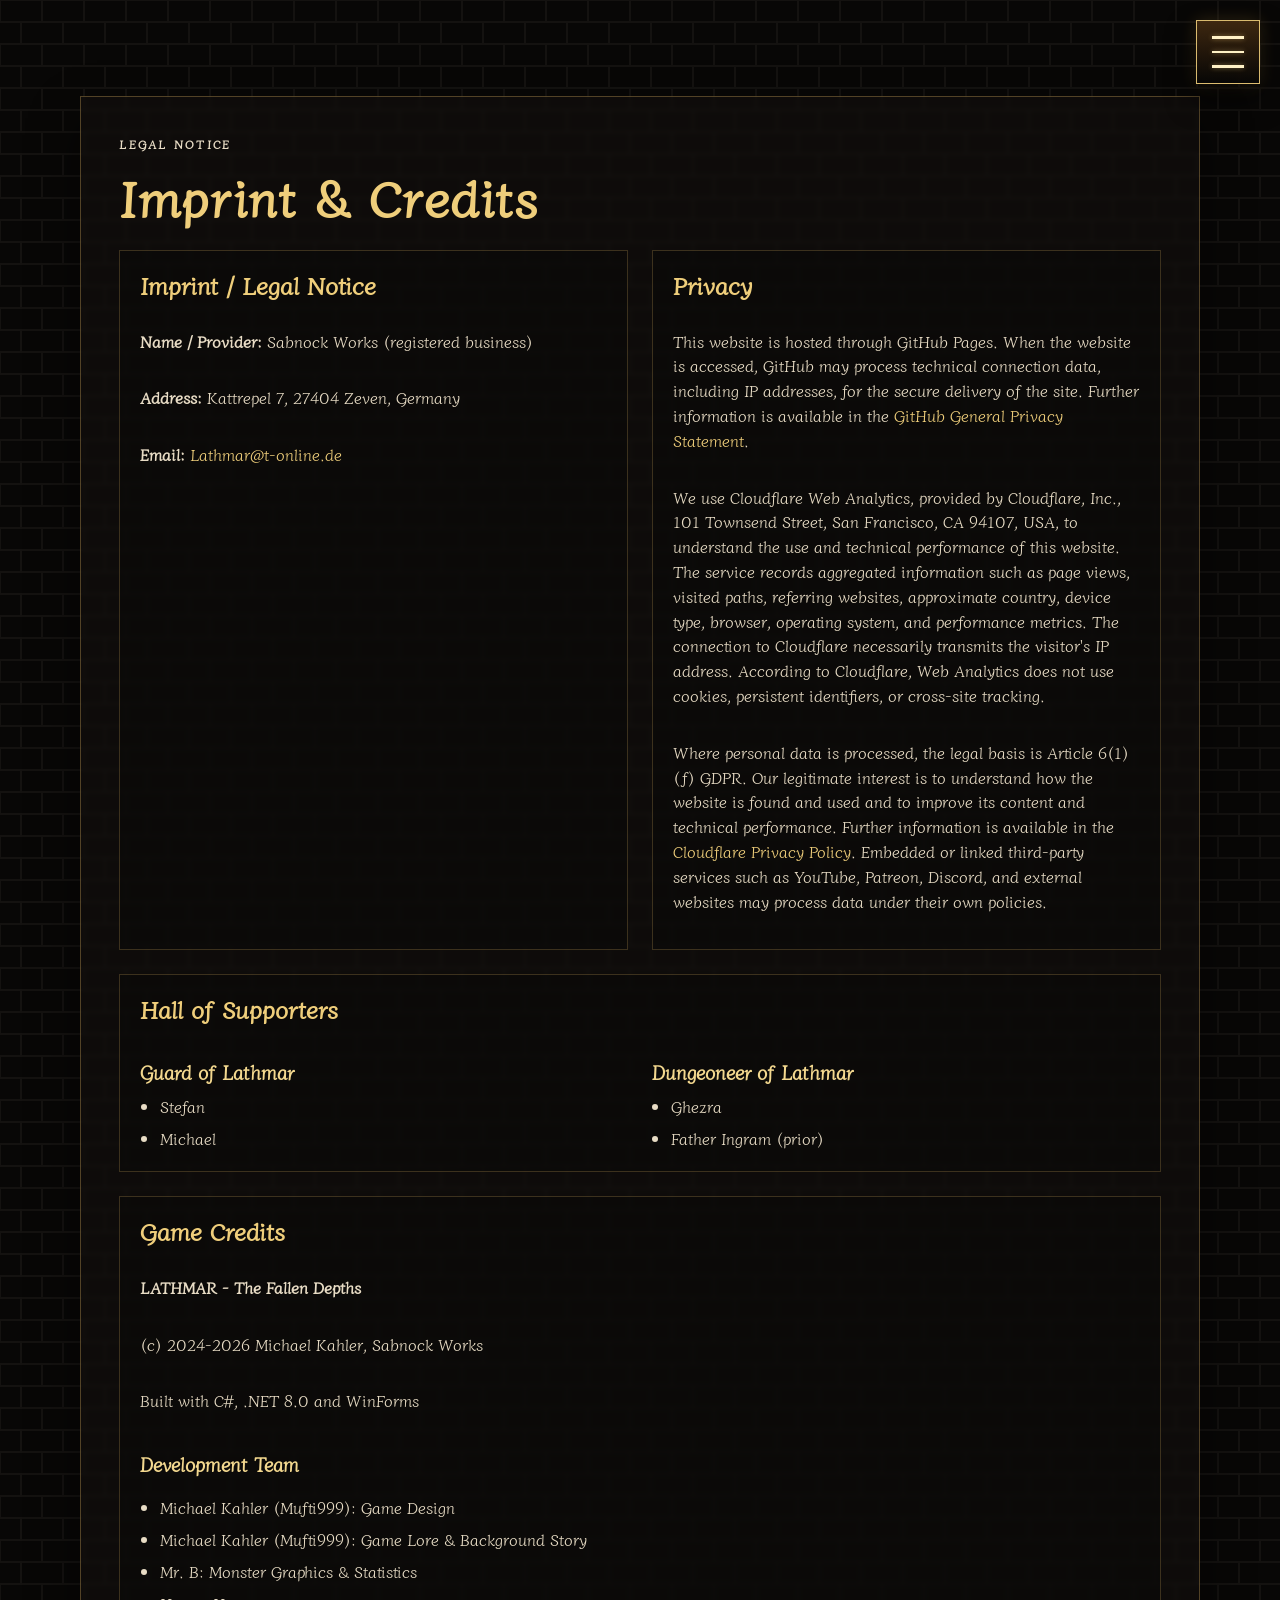
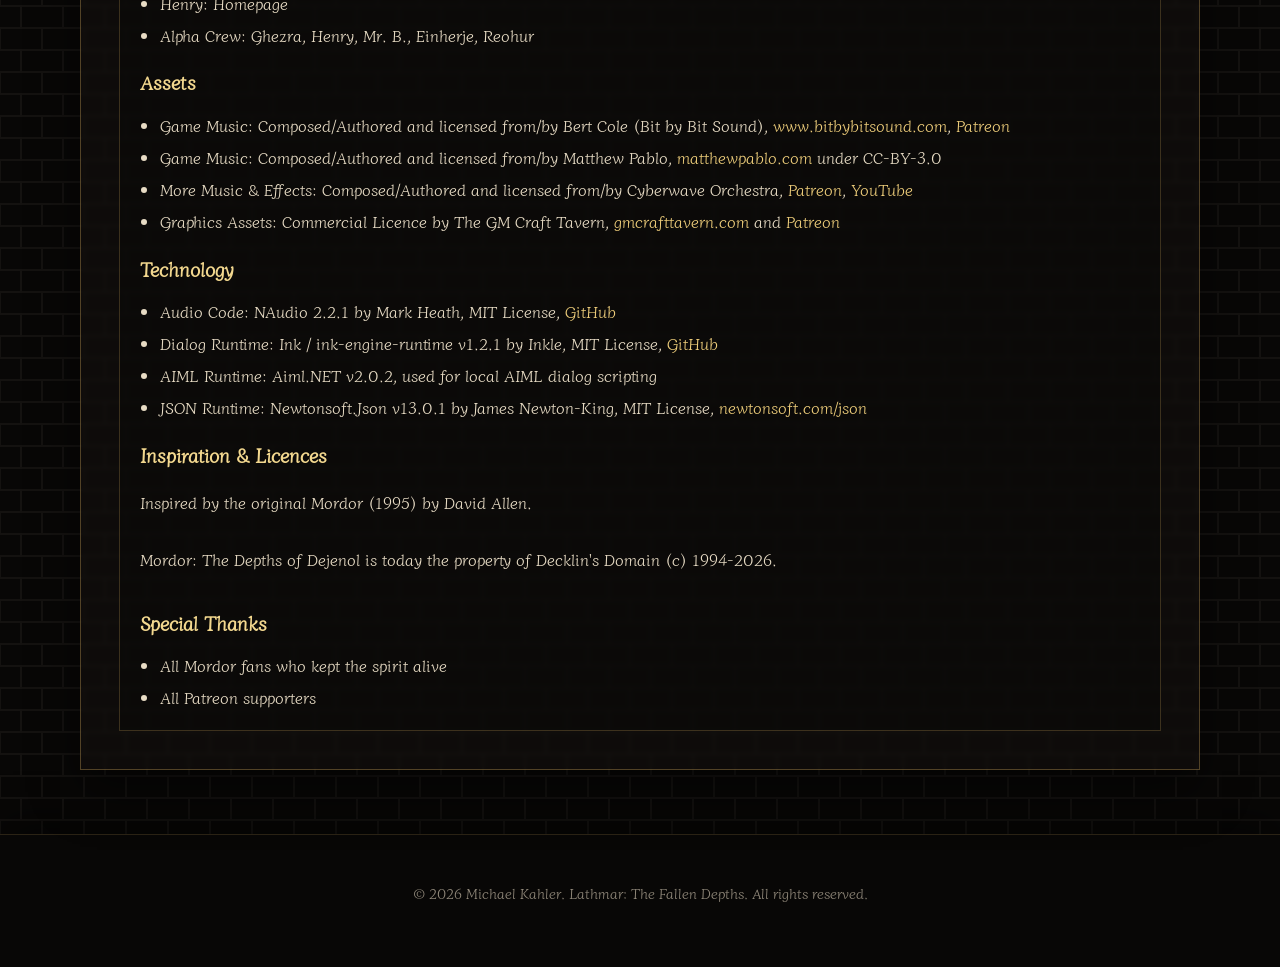
<file: legal.html>
<!DOCTYPE html>
<html lang="en">
<head>
  <meta charset="UTF-8" />
  <meta name="viewport" content="width=device-width, initial-scale=1.0" />
  <title>Imprint & Credits | Lathmar: The Fallen Depths</title>
  <meta name="description" content="Imprint, privacy information, credits, licences, and acknowledgements for Lathmar: The Fallen Depths and Sabnock Works." />
  <meta name="robots" content="index,follow,max-snippet:-1,max-image-preview:large,max-video-preview:-1" />
  <link rel="canonical" href="https://lathmar.de/legal.html" />

  <meta property="og:type" content="website" />
  <meta property="og:site_name" content="Lathmar: The Fallen Depths" />
  <meta property="og:title" content="Imprint & Credits | Lathmar: The Fallen Depths" />
  <meta property="og:description" content="Imprint, privacy information, credits, licences, and acknowledgements for Lathmar: The Fallen Depths and Sabnock Works." />
  <meta property="og:url" content="https://lathmar.de/legal.html" />
  <meta property="og:image" content="https://lathmar.de/assets/main-screen.jpg" />
  <meta property="og:image:alt" content="Lathmar: The Fallen Depths main screen" />

  <meta name="twitter:card" content="summary_large_image" />
  <meta name="twitter:title" content="Imprint & Credits | Lathmar: The Fallen Depths" />
  <meta name="twitter:description" content="Imprint, privacy information, credits, licences, and acknowledgements for Lathmar: The Fallen Depths and Sabnock Works." />
  <meta name="twitter:image" content="https://lathmar.de/assets/main-screen.jpg" />
  <meta name="twitter:image:alt" content="Lathmar: The Fallen Depths main screen" />

  <script type="application/ld+json">
    {
      "@context": "https://schema.org",
      "@graph": [
        {
          "@type": "Organization",
          "@id": "https://lathmar.de/#organization",
          "name": "Sabnock Works",
          "url": "https://sabnockworks.com/"
        },
        {
          "@type": "WebSite",
          "@id": "https://lathmar.de/#website",
          "url": "https://lathmar.de/",
          "name": "Lathmar: The Fallen Depths",
          "inLanguage": "en",
          "publisher": {
            "@id": "https://lathmar.de/#organization"
          }
        },
        {
          "@type": "WebPage",
          "@id": "https://lathmar.de/legal.html#page",
          "url": "https://lathmar.de/legal.html",
          "name": "Imprint & Credits | Lathmar: The Fallen Depths",
          "description": "Imprint, privacy information, credits, licences, and acknowledgements for Lathmar: The Fallen Depths and Sabnock Works.",
          "inLanguage": "en",
          "isPartOf": {
            "@id": "https://lathmar.de/#website"
          },
          "about": {
            "@id": "https://lathmar.de/#organization"
          },
          "breadcrumb": {
            "@id": "https://lathmar.de/legal.html#breadcrumb"
          }
        },
        {
          "@type": "BreadcrumbList",
          "@id": "https://lathmar.de/legal.html#breadcrumb",
          "itemListElement": [
            {
              "@type": "ListItem",
              "position": 1,
              "name": "Home",
              "item": "https://lathmar.de/"
            },
            {
              "@type": "ListItem",
              "position": 2,
              "name": "Imprint & Credits",
              "item": "https://lathmar.de/legal.html"
            }
          ]
        }
      ]
    }
  </script>

  <link rel="preconnect" href="https://fonts.googleapis.com" />
  <link rel="preconnect" href="https://fonts.gstatic.com" crossorigin />
  <link href="https://fonts.googleapis.com/css2?family=Diphylleia&display=swap" rel="stylesheet" />
  <link rel="stylesheet" href="style.css" />
</head>

<body class="legal-page">
  <div class="site-menu">
    <button class="menu-toggle" type="button" aria-expanded="false" aria-controls="site-menu-panel">
      <span class="visually-hidden">Open menu</span>
      <span aria-hidden="true"></span>
      <span aria-hidden="true"></span>
      <span aria-hidden="true"></span>
    </button>

    <nav class="menu-panel" id="site-menu-panel" aria-label="Site navigation">
      <a href="index.html#top">Home</a>
      <a href="index.html#about">About</a>
      <a href="index.html#media">YouTube</a>
      <a href="index.html#races-guilds">Races &amp; Guilds</a>
      <a href="https://www.patreon.com/cw/Lathmar_The_Fallen_Depths" target="_blank" rel="noopener noreferrer">Patreon</a>
    </nav>
  </div>

  <main class="legal-shell">
    <section class="legal-panel">
      <p class="section-kicker">Legal Notice</p>
      <h1>Imprint &amp; Credits</h1>

      <div class="legal-grid">
        <article>
          <h2>Imprint / Legal Notice</h2>
          <p><strong>Name / Provider:</strong> Sabnock Works (registered business)</p>
          <p><strong>Address:</strong> Kattrepel 7, 27404 Zeven, Germany</p>
          <p><strong>Email:</strong> <a href="mailto:lathmar@t-online.de">Lathmar@t-online.de</a></p>
        </article>

        <article>
          <h2>Privacy</h2>
          <p>This website is hosted through GitHub Pages. When the website is accessed, GitHub may process technical connection data, including IP addresses, for the secure delivery of the site. Further information is available in the <a href="https://docs.github.com/en/site-policy/privacy-policies/github-general-privacy-statement">GitHub General Privacy Statement</a>.</p>
          <p>We use Cloudflare Web Analytics, provided by Cloudflare, Inc., 101 Townsend Street, San Francisco, CA 94107, USA, to understand the use and technical performance of this website. The service records aggregated information such as page views, visited paths, referring websites, approximate country, device type, browser, operating system, and performance metrics. The connection to Cloudflare necessarily transmits the visitor's IP address. According to Cloudflare, Web Analytics does not use cookies, persistent identifiers, or cross-site tracking.</p>
          <p>Where personal data is processed, the legal basis is Article 6(1)(f) GDPR. Our legitimate interest is to understand how the website is found and used and to improve its content and technical performance. Further information is available in the <a href="https://www.cloudflare.com/privacypolicy/">Cloudflare Privacy Policy</a>. Embedded or linked third-party services such as YouTube, Patreon, Discord, and external websites may process data under their own policies.</p>
        </article>
      </div>

      <article class="supporters-panel">
        <h2>Hall of Supporters</h2>
        <div class="supporters-grid">
          <div>
            <h3>Guard of Lathmar</h3>
            <ul>
              <li>Stefan</li>
              <li>Michael</li>
            </ul>
          </div>
          <div>
            <h3>Dungeoneer of Lathmar</h3>
            <ul>
              <li>Ghezra</li>
              <li>Father Ingram (prior) </li>
            </ul>
          </div>
        </div>
      </article>

      <article>
        <h2>Game Credits</h2>
        <p><strong>LATHMAR - The Fallen Depths</strong></p>
        <p>(c) 2024-2026 Michael Kahler, Sabnock Works</p>
        <p>Built with C#, .NET 8.0 and WinForms</p>

        <h3>Development Team</h3>
        <ul>
          <li>Michael Kahler (Mufti999): Game Design </li>
          <li>Michael Kahler (Mufti999): Game Lore &amp; Background Story </li>
          <li>Mr. B: Monster Graphics & Statistics</li>
          <li>Henry: Homepage</li>
          <li>Alpha Crew: Ghezra, Henry, Mr. B., Einherje, Reohur</li>
        </ul>

        <h3>Assets</h3>
        <ul>
          <li>Game Music: Composed/Authored and licensed from/by Bert Cole (Bit by Bit Sound), <a href="https://www.bitbybitsound.com" target="_blank" rel="noopener noreferrer">www.bitbybitsound.com</a>, <a href="https://www.patreon.com/cw/bitbybitsound" target="_blank" rel="noopener noreferrer">Patreon</a></li>
          <li>Game Music: Composed/Authored and licensed from/by Matthew Pablo, <a href="http://www.matthewpablo.com" target="_blank" rel="noopener noreferrer">matthewpablo.com</a> under CC-BY-3.0</li>
          <li>More Music &amp; Effects: Composed/Authored and licensed from/by Cyberwave Orchestra, <a href="https://www.patreon.com/cw/cyberwave" target="_blank" rel="noopener noreferrer">Patreon</a>, <a href="https://youtube.com/channel/UCdGp4XS42-3RdvNEEsex-ag" target="_blank" rel="noopener noreferrer">YouTube</a></li>
          <li>Graphics Assets: Commercial Licence by The GM Craft Tavern, <a href="https://gmcrafttavern.com/" target="_blank" rel="noopener noreferrer">gmcrafttavern.com</a> and <a href="https://www.patreon.com/cw/TabletopTreasures862" target="_blank" rel="noopener noreferrer">Patreon</a></li>
        </ul>

        <h3>Technology</h3>
        <ul>
          <li>Audio Code: NAudio 2.2.1 by Mark Heath, MIT License, <a href="https://github.com/naudio/NAudio" target="_blank" rel="noopener noreferrer">GitHub</a></li>
          <li>Dialog Runtime: Ink / ink-engine-runtime v1.2.1 by Inkle, MIT License, <a href="https://github.com/inkle/ink" target="_blank" rel="noopener noreferrer">GitHub</a></li>
          <li>AIML Runtime: Aiml.NET v2.0.2, used for local AIML dialog scripting</li>
          <li>JSON Runtime: Newtonsoft.Json v13.0.1 by James Newton-King, MIT License, <a href="https://www.newtonsoft.com/json" target="_blank" rel="noopener noreferrer">newtonsoft.com/json</a></li>
        </ul>

        <h3>Inspiration &amp; Licences</h3>
        <p>Inspired by the original Mordor (1995) by David Allen.</p>
        <p>Mordor: The Depths of Dejenol is today the property of Decklin's Domain (c) 1994-2026.</p>

        <h3>Special Thanks</h3>
        <ul>
          <li>All Mordor fans who kept the spirit alive</li>
          <li>All Patreon supporters</li>
        </ul>
      </article>
    </section>
  </main>

  <footer class="site-footer">
    <p>© 2026 Michael Kahler. Lathmar: The Fallen Depths. All rights reserved.</p>
  </footer>

  <script src="script.js"></script>

  <!-- Cloudflare Web Analytics -->
  <script type="module" src="https://static.cloudflareinsights.com/beacon.min.js" data-cf-beacon='{"token":"541cc58685d746caa991d7471fcf78fc"}'></script>
  <!-- End Cloudflare Web Analytics -->
</body>
</html>
</file>
<file: style.css>
/* Lathmar simple GitHub Pages website
   Structure:
   - Fullscreen landing screen with title image
   - Two-column follow-up section
   - Static HTML/CSS only, suitable for GitHub Pages
*/

:root {
  --bg: #080706;
  --panel: rgba(20, 17, 14, 0.40); /* adjusted transparency from 0.92 to 0.40 for glassy effect */
  --panel-border: rgba(196, 163, 95, 0.35);
  --text: #e8dcc5;
  --muted: #b8a98d;
  --gold: #c9a35a;
  --gold-bright: #efce7b;
  --shadow: rgba(0, 0, 0, 0.78);
  --max-width: 1120px;
  --brick-pattern: url("data:image/svg+xml,%3Csvg width='42' height='44' viewBox='0 0 42 44' xmlns='http://www.w3.org/2000/svg'%3E%3Cg id='Page-1' fill='none' fill-rule='evenodd'%3E%3Cg id='brick-wall' fill='%23e8dcc5' fill-opacity='0.05'%3E%3Cpath d='M0 0h42v44H0V0zm1 1h40v20H1V1zM0 23h20v20H0V23zm22 0h20v20H22V23z'/%3E%3C/g%3E%3C/g%3E%3C/svg%3E");
}

* {
  box-sizing: border-box;
}

html {
  scroll-behavior: smooth;
}

body {
  margin: 0;
  background-color: var(--bg);
  background-image: var(--brick-pattern);
  color: var(--text);
  font-family: "Diphylleia", Georgia, "Times New Roman", serif;
  line-height: 1.55;
}

a {
  color: var(--gold-bright);
  text-decoration: none;
}

a:hover,
a:focus {
  text-decoration: underline;
}

.site-menu {
  position: fixed;
  top: 1.25rem;
  right: 1.25rem;
  z-index: 20;
  display: grid;
  justify-items: end;
  gap: 0.7rem;
  pointer-events: none;
}

.menu-toggle {
  width: 4rem;
  height: 4rem;
  display: grid;
  place-items: center;
  gap: 0.34rem;
  padding: 0.78rem;
  border: 1px solid rgba(239, 206, 123, 0.9);
  background:
    linear-gradient(180deg, rgba(66, 42, 17, 0.92), rgba(8, 7, 6, 0.9));
  box-shadow:
    0 0.9rem 1.8rem rgba(0, 0, 0, 0.55),
    0 0 1rem rgba(223, 170, 78, 0.18);
  cursor: pointer;
  pointer-events: auto;
  backdrop-filter: blur(3px);
}

.menu-toggle span:not(.visually-hidden) {
  width: 2rem;
  height: 0.18rem;
  display: block;
  background: #fff1c6;
  box-shadow: 0 0 0.35rem rgba(239, 206, 123, 0.45);
  transition: transform 160ms ease, opacity 160ms ease;
}

.site-menu.is-open .menu-toggle span:nth-child(2) {
  transform: translateY(0.52rem) rotate(45deg);
}

.site-menu.is-open .menu-toggle span:nth-child(3) {
  opacity: 0;
}

.site-menu.is-open .menu-toggle span:nth-child(4) {
  transform: translateY(-0.52rem) rotate(-45deg);
}

.menu-panel {
  min-width: 15rem;
  display: grid;
  gap: 0.35rem;
  padding: 0.75rem;
  border: 1px solid rgba(201, 163, 90, 0.5);
  background: rgba(9, 8, 7, 0.92);
  box-shadow: 0 1.2rem 2.8rem rgba(0, 0, 0, 0.62);
  opacity: 0;
  pointer-events: none;
  transform: translateY(-0.5rem);
  transition: opacity 160ms ease, transform 160ms ease;
  backdrop-filter: blur(4px);
}

.site-menu.is-open .menu-panel {
  opacity: 1;
  pointer-events: auto;
  transform: translateY(0);
}

.menu-panel a {
  padding: 0.72rem 0.85rem;
  border: 1px solid rgba(201, 163, 90, 0.25);
  color: #f6e7c4;
  font-size: 0.88rem;
  font-weight: 700;
  letter-spacing: 0.08em;
  text-transform: uppercase;
}

.menu-panel a:hover,
.menu-panel a:focus-visible {
  border-color: rgba(239, 206, 123, 0.8);
  background: rgba(63, 44, 22, 0.72);
  text-decoration: none;
}

.hero {
  position: relative;
  min-height: 100vh;
  min-height: 100svh;
  height: auto;
  display: grid;
  place-items: center;
  overflow: hidden;
  border-bottom: 1px solid rgba(201, 163, 90, 0.24);
  background: #000;
}

.hero__image {
  position: absolute;
  inset: 0;
  width: 100%;
  height: 100%;
  object-fit: cover;
  object-position: center center;
  transform: scale(1.035);
  filter: brightness(1.08) contrast(1.03) saturate(1.05);
  z-index: 0;
}

.hero__shade {
  position: absolute;
  inset: 0;
  background:
    linear-gradient(to bottom, rgba(0, 0, 0, 0.02), rgba(0, 0, 0, 0.18));
  z-index: 1;
}

.hero__content {
  position: relative;
  z-index: 2;
  width: min(92vw, var(--max-width));
  padding: 3rem 1.5rem;
  text-align: center;
  text-shadow:
    0 3px 5px rgba(0, 0, 0, 0.95),
    0 0 18px rgba(0, 0, 0, 0.85);
}

.hero__title-logo {
  width: min(92vw, 980px);
  height: auto;
  filter:
    drop-shadow(0 10px 24px rgba(0, 0, 0, 0.9))
    drop-shadow(0 3px 8px rgba(0, 0, 0, 0.7));
  /* parallax effect on Lathmar logo */
  position: sticky;
  transform: translateY(var(--scroll-offset, 0));
  will-change: transform;
}

.visually-hidden {
  position: absolute;
  width: 1px;
  height: 1px;
  padding: 0;
  margin: -1px;
  overflow: hidden;
  clip: rect(0, 0, 0, 0);
  clip-path: inset(50%);
  white-space: nowrap;
  border: 0;
}

h1 {
  margin: 0;
  color: #f1dfb7;
  font-size: clamp(3rem, 7vw, 6.2rem);
  font-weight: 700;
  letter-spacing: 0.03em;
  line-height: 0.95;
}

.tagline {
  margin: 1.1rem auto 0;
  max-width: 680px;
  padding: 0.35rem 0.75rem;
  border-radius: 8px;
  background: rgba(10, 8, 7, 0.45);
  backdrop-filter: blur(2px);
  color: #f2e6c9;
  font-size: clamp(1.05rem, 2.2vw, 1.35rem);
  font-weight: 600;
  line-height: 1.35;
  text-shadow:
    0 2px 3px rgba(0, 0, 0, 0.8),
    0 0 10px rgba(0, 0, 0, 0.45);
}

.hero__nav {
  display: flex;
  justify-content: center;
  flex-wrap: wrap;
  gap: 0.8rem;
  margin-top: 2rem;
}

.hero__nav a,
.button {
  display: inline-block;
  min-width: 9rem;
  padding: 0.78rem 1.12rem;
  border: 1px solid rgba(239, 206, 123, 0.78);
  background: rgba(10, 8, 7, 0.84);
  color: #f6e7c4;
  font-size: 0.95rem;
  font-weight: 600;
  letter-spacing: 0.06em;
  text-transform: uppercase;
  text-shadow: 0 1px 2px rgba(0, 0, 0, 0.62);
  box-shadow:
    0 0.7rem 1.45rem rgba(0, 0, 0, 0.45),
    0 0 0 1px rgba(111, 79, 37, 0.3) inset;
  transition:
    background-color 140ms ease,
    border-color 140ms ease,
    box-shadow 140ms ease,
    transform 140ms ease;
  backdrop-filter: blur(1px); /* matching glassy look in header */
}

.hero__nav a:hover,
.button:hover {
  background: rgba(63, 44, 22, 0.9);
  border-color: rgba(255, 220, 140, 0.96);
  box-shadow:
    0 0.95rem 1.85rem rgba(0, 0, 0, 0.54),
    0 0 14px rgba(223, 170, 78, 0.26);
  transform: translateY(-1px);
  text-decoration: none;
}

.hero__nav a:focus-visible,
.button:focus-visible {
  outline: 2px solid rgba(255, 226, 152, 0.95);
  outline-offset: 2px;
}

.page {
  /* required height for whole section scrolling */
  min-height: 100vh;
  min-height: 100svh;
  width: min(92vw, var(--max-width));
  margin: 0 auto;
  padding: 4rem 0;
}

.content-grid {
  display: grid;
  grid-template-columns: minmax(0, 1.05fr) minmax(320px, 0.95fr);
  gap: 1.5rem;
  align-items: stretch;
}

.panel {
  height: 100%;
  background: var(--panel);
  border: 1px solid var(--panel-border);
  padding: clamp(1.25rem, 2vw, 2rem);
  box-shadow: 0 1rem 2.4rem rgba(0, 0, 0, 0.42);
  backdrop-filter: blur(2px); /* glassy look */
}

.panel h2 {
  margin: 0 0 1rem;
  color: var(--gold-bright);
  font-size: 1.75rem;
  line-height: 1.15;
}

.description p:first-of-type {
  font-size: 1.08rem;
}

.feature-list {
  margin: 1.3rem 0 0;
  padding-left: 1.2rem;
  color: var(--muted);
}

.feature-list li + li {
  margin-top: 0.35rem;
}

.related-game {
  margin-top: 2rem;
  padding-top: 1.5rem;
  border-top: 1px solid var(--panel-border);
}

.related-game .button {
  width: 100%;
}

.video-frame {
  position: relative;
  width: 100%;
  aspect-ratio: 16 / 9;
  background: #000;
  border: 1px solid rgba(201, 163, 90, 0.36);
  overflow: hidden;
}

.video-frame iframe {
  position: absolute;
  inset: 0;
  width: 100%;
  height: 100%;
  border: 0;
}

.link-stack {
  display: grid;
  gap: 0.75rem;
  margin-top: 1rem;
}

.button {
  text-align: center;
}

.button--primary {
  background: rgba(101, 63, 28, 0.9);
  border-color: rgba(239, 206, 123, 0.8);
}

.codex-section {
  position: relative;
  min-height: 100vh;
  min-height: 100svh;
  display: grid;
  align-items: center;
  padding: 4rem 0;
  overflow: hidden;
  border-bottom: 1px solid rgba(201, 163, 90, 0.18);
}

.codex-layout {
  position: relative;
  z-index: 1;
  width: min(92vw, var(--max-width));
  height: clamp(620px, 68svh, 720px);
  margin: 0 auto;
  display: grid;
  grid-template-columns: minmax(260px, 0.72fr) minmax(0, 1.28fr);
  gap: 0;
  align-items: stretch;
}

.codex-intro {
  padding: clamp(1.5rem, 3vw, 2.5rem);
  border-left: 1px solid rgba(239, 206, 123, 0.5);
  background:
    linear-gradient(90deg, rgba(239, 206, 123, 0.1), transparent 72%),
    rgba(9, 8, 7, 0.34);
  box-shadow: 0 1rem 2.4rem rgba(0, 0, 0, 0.34);
  backdrop-filter: blur(2px);
  border-top-left-radius: 32px;
  border-bottom-left-radius: 32px;
}

.section-kicker {
  margin: 0 0 0.75rem;
  color: #98d8c8;
  font-size: 0.78rem;
  font-weight: 700;
  letter-spacing: 0.18em;
  text-transform: uppercase;
}

.codex-intro h2 {
  margin: 0;
  color: #f3d88f;
  font-size: clamp(2rem, 2.5rem, 2.5rem);
  line-height: 1.04;
  text-shadow: 0 0.35rem 1.4rem rgba(0, 0, 0, 0.72);
}

.codex-intro h2 span {
  display: block;
}

.codex-intro h2 span:last-child {
  margin-top: 1.2rem;
  font-size: 0.78em;
  white-space: nowrap;
}

.codex-intro p:last-child {
  margin: 1.2rem 0 0;
  color: #d8c9ac;
  font-size: 1.04rem;
}

.codex-console {
  min-width: 0;
  min-height: 0;
  display: flex;
  flex-direction: column;
  padding: 1rem;
  border: 1px solid rgba(201, 163, 90, 0.36);
  background:
    linear-gradient(135deg, rgba(15, 12, 10, 0.86), rgba(7, 7, 7, 0.7)),
    rgba(8, 7, 6, 0.64);
  box-shadow:
    0 1.4rem 3rem rgba(0, 0, 0, 0.48),
    0 0 0 1px rgba(239, 206, 123, 0.08) inset;
  backdrop-filter: blur(3px);
}

.codex-tabs {
  display: flex;
  gap: 0.5rem;
  margin-bottom: 1rem;
}

.codex-tab,
.codex-choice {
  font: inherit;
  color: #f0dfbf;
  cursor: pointer;
}

.codex-tab {
  flex: 1;
  padding: 0.72rem 1rem;
  border: 1px solid rgba(201, 163, 90, 0.36);
  background: rgba(14, 12, 10, 0.76);
  font-size: 0.86rem;
  font-weight: 700;
  letter-spacing: 0.08em;
  text-transform: uppercase;
  transition: border-color 160ms ease, background 160ms ease, box-shadow 160ms ease, color 160ms ease;
}

.codex-tab.is-active {
  border-color: rgba(239, 206, 123, 0.9);
  color: #fff1c6;
  background:
    linear-gradient(180deg, rgba(105, 72, 29, 0.76), rgba(30, 22, 13, 0.86));
  box-shadow: 0 0 1rem rgba(223, 170, 78, 0.16);
}

.codex-tab:not(.is-active):hover,
.codex-tab:not(.is-active):focus-visible {
  border-color: rgba(239, 206, 123, 0.68);
  color: #fff1c6;
  background: linear-gradient(180deg, rgba(77, 53, 24, 0.78), rgba(21, 16, 11, 0.9));
  box-shadow: 0 0 0.8rem rgba(223, 170, 78, 0.12);
}

.codex-body {
  flex: 1;
  display: grid;
  grid-template-columns: minmax(190px, 0.82fr) minmax(0, 1.18fr);
  gap: 1rem;
  min-height: 0;
}

.codex-list {
  min-height: 0;
  overflow: auto;
  overscroll-behavior-y: contain;
  display: grid;
  grid-template-columns: 1fr;
  gap: 0.45rem;
  padding-right: 0.25rem;
  scrollbar-color: rgba(239, 206, 123, 0.66) rgba(7, 7, 7, 0.6);
  scrollbar-width: thin;
  transition: opacity 120ms ease, transform 120ms ease;
}

.codex-list.is-changing {
  opacity: 0;
  transform: translateY(-0.35rem);
}

.codex-list::-webkit-scrollbar {
  width: 0.65rem;
}

.codex-list::-webkit-scrollbar-track {
  border: 1px solid rgba(201, 163, 90, 0.18);
  background: rgba(7, 7, 7, 0.6);
}

.codex-list::-webkit-scrollbar-thumb {
  border: 2px solid rgba(7, 7, 7, 0.6);
  border-radius: 999px;
  background: linear-gradient(180deg, #f0ce79, #80551f);
}

.codex-list::-webkit-scrollbar-thumb:hover {
  background: linear-gradient(180deg, #fff1c6, #a46d2a);
}

.codex-choice {
  position: relative;
  width: 100%;
  min-height: 5.5rem;
  display: grid;
  align-content: end;
  padding: 0.6rem 0.75rem;
  border: 1px solid rgba(184, 169, 141, 0.2);
  background: rgba(7, 7, 7, 0.52);
  overflow: hidden;
  text-align: left;
  box-shadow: 0 0 0 1px rgba(0, 0, 0, 0.32) inset;
  animation: codex-choice-enter 180ms ease both;
  animation-delay: calc(var(--codex-card-index, 0) * 22ms);
}

@keyframes codex-choice-enter {
  from {
    opacity: 0;
    transform: translateY(0.5rem);
  }

  to {
    opacity: 1;
    transform: translateY(0);
  }
}

.codex-choice::after {
  content: "";
  position: absolute;
  inset: 0;
  background: radial-gradient(ellipse 105% 78% at 5% 80%, rgba(7, 6, 5, 0.9) 0%, rgba(7, 6, 5, 0.54) 40%, transparent 74%);
  transition: background 160ms ease;
}

.codex-choice img {
  position: absolute;
  inset: 0;
  width: 100%;
  height: 100%;
  object-fit: cover;
  object-position: var(--codex-card-position, 50% 35%);
  filter: saturate(0.7) brightness(0.7) contrast(1.1);
  opacity: 0.78;
  transform-origin: var(--codex-card-position, 50% 35%);
  transform: scale(var(--codex-card-scale, 1));
  transition: filter 220ms ease, transform 220ms ease, opacity 220ms ease;
}

.codex-choice span {
  position: relative;
  z-index: 1;
  display: block;
  margin-bottom: -0.25rem;
  color: #8fcaba;
  font-size: 0.7rem;
  font-weight: 700;
  letter-spacing: 0.1em;
  text-transform: uppercase;
  text-shadow: 0 0.12rem 0.35rem rgba(0, 0, 0, 1), 0 0 0.6rem rgba(0, 0, 0, 0.9);
}

.codex-choice strong {
  position: relative;
  z-index: 1;
  display: block;
  font-size: 1rem;
  letter-spacing: 0.02em;
  text-shadow: 0 0.12rem 0.35rem rgba(0, 0, 0, 1), 0 0 0.7rem rgba(0, 0, 0, 0.9);
}

.codex-choice:hover,
.codex-choice:focus-visible,
.codex-choice.is-active {
  border-color: rgba(239, 206, 123, 0.78);
  color: #fff1c6;
  text-decoration: none;
}

.codex-choice:hover img,
.codex-choice:focus-visible img,
.codex-choice.is-active img {
  filter: grayscale(0) saturate(1);
  transform: scale(calc(var(--codex-card-scale, 1) + 0.06));
  opacity: 1;
}

@media (prefers-reduced-motion: reduce) {
  .codex-list,
  .codex-choice {
    animation: none;
    transition: none;
  }
}

.codex-choice:hover::after,
.codex-choice:focus-visible::after,
.codex-choice.is-active::after {
  background: radial-gradient(ellipse 105% 78% at 5% 80%, rgba(24, 16, 8, 0.92) 0%, rgba(71, 45, 18, 0.58) 40%, transparent 74%);
}

.codex-detail {
  min-height: 100%;
  position: relative;
  border: 1px solid rgba(239, 206, 123, 0.26);
  overflow: hidden;
}

.codex-depth-stage {
  position: absolute;
  inset: 0;
  z-index: 1;
  overflow: hidden;
  opacity: 0;
  pointer-events: none;
  transition: opacity 1.2s ease-out;
}

.codex-depth-stage.is-ready {
  opacity: 1;
}

.codex-depth-stage canvas {
  display: block;
  width: 100%;
  height: 100%;
}

.codex-detail__card {
  position: absolute;
  inset: 0;
  z-index: 1;
  display: flex;
  flex-direction: column;
  justify-content: flex-end;
  padding: clamp(1.4rem, 3vw, 2.4rem);
  background:
    radial-gradient(ellipse 105% 78% at 30% 100%, rgba(8, 7, 6, 0.9) 0%, rgba(8, 7, 6, 0.56) 67%, transparent 82%),
    var(--codex-art);
  background-position: center;
  background-size: cover;
  opacity: 0;
  pointer-events: none;
  transition: opacity 260ms ease-in-out;
}

.codex-detail__card.is-visible {
  opacity: 1;
  pointer-events: auto;
}

.codex-detail__card > :not(.codex-depth-stage) {
  position: relative;
  z-index: 2;
}

.codex-detail__type {
  margin: 0 0 -0.25rem;
  color: #98d8c8;
  font-size: 0.78rem;
  font-weight: 700;
  letter-spacing: 0.16em;
  text-transform: uppercase;
  text-shadow: 0 0.2rem 0.7rem rgba(0, 0, 0, 0.9);
}

.codex-detail h3 {
  margin: 0;
  color: #f5d987;
  font-size: 2.15rem;
  line-height: 1.05;
  text-shadow: 0 0.25rem 0.9rem rgba(0, 0, 0, 0.92);
}

.codex-detail p:not(.codex-detail__type) {
  margin: 1rem 0 0;
  color: #e8dcc5;
  font-size: 1.12rem;
  text-shadow: 0 0.15rem 0.65rem rgba(0, 0, 0, 0.96);
}

.codex-detail__more {
  align-self: flex-start;
  display: inline-flex;
  align-items: center;
  gap: 0.65rem;
  margin-top: 1.2rem;
  padding: 0.48rem 0.68rem;
  border-bottom: 1px solid rgba(239, 206, 123, 0.72);
  color: #ffe6a6;
  font-size: 0.8rem;
  font-weight: 700;
  letter-spacing: 0.08em;
  text-transform: uppercase;
  text-shadow: 0 0.15rem 0.65rem rgba(0, 0, 0, 0.96);
  transition: color 160ms ease, border-color 160ms ease, gap 160ms ease;
}

.codex-detail__more:hover,
.codex-detail__more:focus-visible {
  gap: 0.9rem;
  border-color: #fff1c6;
  color: #fff1c6;
  text-decoration: none;
}

.codex-tags {
  display: flex;
  flex-wrap: wrap;
  gap: 0.5rem;
  margin-top: 1.4rem;
}

.codex-tags span {
  padding: 0.38rem 0.6rem;
  border: 1px solid rgba(152, 216, 200, 0.34);
  background: rgba(11, 35, 31, 0.58);
  color: #d7fff3;
  font-size: 0.78rem;
  font-weight: 700;
  letter-spacing: 0.06em;
  text-transform: uppercase;
  text-shadow: 0 0.1rem 0.35rem rgba(0, 0, 0, 0.95);
}

.ages-section {
  position: relative;
  min-height: 100vh;
  min-height: 100svh;
  display: grid;
  align-items: center;
  padding: clamp(4rem, 8vw, 7rem) 0;
  overflow: hidden;
  border-top: 1px solid rgba(201, 163, 90, 0.2);
  border-bottom: 1px solid rgba(201, 163, 90, 0.2);
  background:
    radial-gradient(circle at 76% 16%, rgba(135, 91, 38, 0.2), transparent 30rem),
    linear-gradient(145deg, rgba(8, 7, 6, 0.96), rgba(28, 21, 14, 0.76));
}

.ages-section::before {
  content: "";
  position: absolute;
  inset: 0;
  background:
    linear-gradient(90deg, transparent 0 49.8%, rgba(201, 163, 90, 0.04) 50%, transparent 50.2%),
    radial-gradient(circle at 50% 50%, transparent 0 18rem, rgba(201, 163, 90, 0.035) 18.05rem 18.15rem, transparent 18.2rem);
  pointer-events: none;
}

.ages-layout {
  position: relative;
  z-index: 1;
  width: min(92vw, var(--max-width));
  margin: 0 auto;
}

.ages-intro {
  max-width: 46rem;
  margin-bottom: clamp(2.7rem, 5vw, 4.5rem);
}

.ages-intro h2 {
  margin: 0;
  color: var(--gold-bright);
  font-size: clamp(2.4rem, 5vw, 4.5rem);
  font-weight: 400;
  line-height: 1;
}

.ages-intro > p:last-child {
  margin: 1.2rem 0 0;
  color: var(--muted);
  font-size: 1.03rem;
  line-height: 1.7;
}

.ages-timeline {
  position: relative;
  display: grid;
  max-width: 980px;
  margin: 0 auto;
}

.ages-timeline::before {
  content: "";
  position: absolute;
  top: 1.75rem;
  bottom: 1.75rem;
  left: calc(23% + 2.1rem);
  width: 1px;
  background: linear-gradient(transparent, var(--gold), rgba(201, 163, 90, 0.32), var(--gold), transparent);
}

.ages-entry {
  position: relative;
  display: grid;
  grid-template-columns: 23% 4.2rem minmax(0, 1fr);
  align-items: start;
  min-height: 8.7rem;
  padding: 1rem 0;
  color: inherit;
}

.ages-entry:hover,
.ages-entry:focus-visible {
  text-decoration: none;
}

.ages-entry__period {
  padding: 0.5rem 1.2rem 0 0;
  color: #9f9076;
  font-size: 0.7rem;
  font-weight: 700;
  letter-spacing: 0.15em;
  text-align: right;
  text-transform: uppercase;
}

.ages-entry__marker {
  position: relative;
  z-index: 1;
  width: 2.9rem;
  height: 2.9rem;
  display: grid;
  place-items: center;
  justify-self: center;
  color: var(--gold-bright);
  font-size: 0.7rem;
  font-weight: 700;
}

.ages-entry__marker::before {
  content: "";
  position: absolute;
  inset: 0;
  z-index: -1;
  border: 1px solid rgba(239, 206, 123, 0.72);
  background: #0e0b08;
  box-shadow: 0 0 0 0.42rem #0a0806, 0 0 1.8rem rgba(201, 163, 90, 0.14);
  transform: rotate(45deg);
  transition: background-color 150ms ease, box-shadow 150ms ease;
}

.ages-entry__copy {
  display: grid;
  gap: 0.45rem;
  padding: 0.05rem 0 1.5rem 1rem;
  border-bottom: 1px solid rgba(201, 163, 90, 0.14);
}

.ages-entry__copy strong {
  color: #ead6aa;
  font-size: clamp(1.3rem, 2.6vw, 2.1rem);
  font-weight: 400;
  line-height: 1.1;
}

.ages-entry__copy span {
  max-width: 610px;
  color: var(--muted);
  line-height: 1.55;
}

.ages-entry:hover .ages-entry__marker::before,
.ages-entry:focus-visible .ages-entry__marker::before {
  background: #4a3218;
  box-shadow: 0 0 0 0.42rem #0a0806, 0 0 2.2rem rgba(239, 206, 123, 0.3);
}

.ages-entry:hover .ages-entry__copy strong,
.ages-entry:focus-visible .ages-entry__copy strong {
  color: #fff0ca;
}

.ages-action {
  display: flex;
  justify-content: center;
  margin-top: 2.2rem;
}

.ages-action .button {
  min-width: min(100%, 18rem);
}

.archive-section {
  --archive-line: rgba(201, 163, 90, 0.28);
  --archive-line-strong: rgba(239, 206, 123, 0.7);
  position: relative;
  min-height: 100vh;
  min-height: 100svh;
  display: grid;
  align-items: center;
  padding: clamp(2.5rem, 5svh, 4rem) 0;
  overflow: hidden;
  border-top: 1px solid var(--archive-line);
  border-bottom: 1px solid var(--archive-line);
  background-color: #080706;
  background-image: var(--brick-pattern);
}

.archive-layout {
  position: relative;
  z-index: 1;
  width: min(92vw, var(--max-width));
  margin-inline: auto;
}

.archive-intro {
  max-width: 760px;
  margin-bottom: clamp(1.5rem, 3svh, 2.5rem);
}

.archive-intro h2 {
  margin: 0;
  color: #f0dfb9;
  font-size: clamp(2.5rem, 5vw, 4.8rem);
  font-weight: 400;
  line-height: 1;
}

.archive-intro > p:last-child {
  margin: 1.2rem 0 0;
  color: var(--muted);
  font-size: 1.04rem;
  line-height: 1.75;
}

.archive-volume-grid {
  display: grid;
  grid-template-columns: repeat(2, minmax(0, 1fr));
  gap: 1.15rem;
}

.archive-volume {
  position: relative;
  min-height: clamp(19.5rem, 33svh, 21rem);
  display: flex;
  flex-direction: column;
  justify-content: flex-end;
  padding: clamp(1.35rem, 2vw, 2rem);
  border: 1px solid var(--archive-line);
  overflow: hidden;
  color: var(--text);
  background-color: #0c0907;
  background-position: center;
  background-size: cover;
  box-shadow: 0 1.6rem 3.8rem rgba(0, 0, 0, 0.3);
  isolation: isolate;
}

.archive-volume::before {
  content: "";
  position: absolute;
  inset: 0;
  z-index: -1;
  background:
    linear-gradient(0deg, rgba(6, 5, 4, 0.98) 0%, rgba(7, 6, 5, 0.84) 36%, rgba(6, 5, 4, 0.15) 78%),
    linear-gradient(120deg, rgba(37, 24, 13, 0.44), transparent 60%);
}

.archive-volume--chronicle {
  background-image: url("assets/main-screen.jpg");
}

.archive-volume--peoples {
  background-image: url("assets/Races_Guilds/Race_Human_Female.webp");
  background-position: 58% 20%;
}

.archive-volume--guilds {
  grid-column: 1 / -1;
  min-height: clamp(15rem, 24svh, 16rem);
  background-image: url("assets/Races_Guilds/Guardian_Male.webp");
  background-position: center 24%;
}

.archive-volume__number {
  position: absolute;
  top: 1.5rem;
  right: 1.7rem;
  color: rgba(239, 206, 123, 0.64);
  font-size: 0.78rem;
  font-weight: 700;
  letter-spacing: 0.16em;
}

.archive-volume__type {
  color: #98d8c8;
  font-size: 0.74rem;
  font-weight: 700;
  letter-spacing: 0.16em;
  text-transform: uppercase;
}

.archive-volume h3 {
  max-width: 620px;
  margin: 0.35rem 0 0;
  color: #f0dcae;
  font-size: clamp(2rem, 4vw, 3.4rem);
  font-weight: 400;
  line-height: 1.03;
  text-shadow: 0 0.25rem 0.9rem rgba(0, 0, 0, 0.96);
}

.archive-volume p {
  max-width: 640px;
  margin: 1rem 0 0;
  color: #d2c4a7;
  font-family: Georgia, "Times New Roman", serif;
  font-size: 1.02rem;
  line-height: 1.68;
  text-shadow: 0 0.15rem 0.65rem rgba(0, 0, 0, 0.96);
}

.archive-volume__action {
  display: inline-flex;
  align-items: center;
  gap: 0.65rem;
  align-self: flex-start;
  margin-top: 1.65rem;
  padding-bottom: 0.35rem;
  border-bottom: 1px solid rgba(239, 206, 123, 0.66);
  color: #ffe7aa;
  font-size: 0.78rem;
  font-weight: 700;
  letter-spacing: 0.1em;
  text-transform: uppercase;
}

a.archive-volume {
  transition: border-color 180ms ease, transform 180ms ease, box-shadow 180ms ease;
}

a.archive-volume:hover,
a.archive-volume:focus-visible {
  border-color: var(--archive-line-strong);
  box-shadow: 0 1.9rem 4.8rem rgba(0, 0, 0, 0.44), 0 0 2.4rem rgba(201, 163, 90, 0.08);
  text-decoration: none;
  transform: translateY(-0.2rem);
}

a.archive-volume:hover .archive-volume__action,
a.archive-volume:focus-visible .archive-volume__action {
  gap: 0.9rem;
  color: #fff2ce;
}

.archive-volume.is-forthcoming {
  opacity: 0.6;
}

.archive-volume.is-forthcoming::after {
  content: "Forthcoming";
  position: absolute;
  top: 1.45rem;
  left: 1.7rem;
  padding: 0.3rem 0.55rem;
  border: 1px solid rgba(184, 169, 141, 0.42);
  background: rgba(8, 7, 6, 0.74);
  color: #c7b99d;
  font-size: 0.68rem;
  font-weight: 700;
  letter-spacing: 0.13em;
  text-transform: uppercase;
}

@media (prefers-reduced-motion: reduce) {
  a.archive-volume {
    transition: none;
  }
}

.small-note {
  margin: 1rem 0 0;
  color: var(--muted);
  font-size: 0.88rem;
}

.site-footer {
  width: 100%; /* covers the brick patterns */
  margin: 0 auto;
  padding: 2rem calc((100vw - min(92vw, var(--max-width))) / 2) 3rem; /* contents still honor the --max-width position */
  color: rgba(232, 220, 197, 0.62);
  font-size: 0.9rem;
  text-align: center;
  border-top: 1px solid rgba(201, 163, 90, 0.18);
  box-shadow: 0 -1rem 2.4rem rgba(0, 0, 0, 0.42);
  background-color: var(--bg); /* covers the brick patterns */
}

.legal-page {
  min-height: 100vh;
}

.legal-shell {
  width: min(92vw, var(--max-width));
  margin: 0 auto;
  padding: 6rem 0 4rem;
}

.legal-panel {
  padding: clamp(1.5rem, 3vw, 2.5rem);
  border: 1px solid rgba(201, 163, 90, 0.36);
  background: rgba(20, 17, 14, 0.58);
  box-shadow: 0 1.4rem 3rem rgba(0, 0, 0, 0.48);
  backdrop-filter: blur(2px);
}

.legal-panel h1,
.legal-panel h2,
.legal-panel h3 {
  color: var(--gold-bright);
  line-height: 1.15;
}

.legal-panel h1 {
  margin: 0 0 1.5rem;
  font-size: clamp(2rem, 4vw, 3.2rem);
}

.legal-panel h2 {
  margin: 0 0 0.9rem;
}

.legal-panel h3 {
  margin: 1.5rem 0 0.55rem;
  color: #f3d88f;
}

.legal-panel article + article,
.supporters-panel {
  margin-top: 1.5rem;
}

.legal-grid,
.supporters-grid {
  display: grid;
  grid-template-columns: repeat(2, minmax(0, 1fr));
  gap: 1.5rem;
  align-items: stretch;
}

.legal-grid article,
.supporters-panel,
.legal-panel article:not(.supporters-panel) {
  display: flex;
  flex-direction: column;
  padding: 1.25rem;
  border: 1px solid rgba(201, 163, 90, 0.26);
  background: rgba(8, 7, 6, 0.36);
}

.legal-grid article + article {
  margin-top: 0;
}

.legal-panel p,
.legal-panel li {
  color: #e8dcc5;
}

.legal-panel ul {
  margin: 0.7rem 0 0;
  padding-left: 1.2rem;
}

.legal-panel li + li {
  margin-top: 0.45rem;
}

@media (min-width: 821px) {
  html {
    scroll-snap-type: y proximity;
  }

  .hero,
  .page,
  .codex-section,
  .ages-section,
  .archive-section {
    scroll-snap-align: start;
  }
}

@media (max-width: 820px) {
  .site-menu {
    top: 0.75rem;
    right: 0.75rem;
  }

  .menu-toggle {
    width: 3.35rem;
    height: 3.35rem;
  }

  .menu-toggle span:not(.visually-hidden) {
    width: 1.65rem;
  }

  .menu-panel {
    min-width: min(17rem, calc(100vw - 1.5rem));
  }

  .hero {
    min-height: auto;
    height: auto;
    aspect-ratio: 16 / 9;
  }

  .content-grid {
    grid-template-columns: 1fr;
  }

  .ages-section {
    min-height: auto;
  }

  .ages-timeline::before {
    left: 1.45rem;
  }

  .ages-entry {
    grid-template-columns: 2.9rem minmax(0, 1fr);
    min-height: 0;
    padding: 0 0 2.4rem;
  }

  .ages-entry__period {
    grid-column: 2;
    grid-row: 1;
    padding: 0.1rem 0 0.35rem 1rem;
    text-align: left;
  }

  .ages-entry__marker {
    grid-column: 1;
    grid-row: 1 / span 2;
    width: 2.35rem;
    height: 2.35rem;
    margin-top: 0.2rem;
  }

  .ages-entry__marker::before {
    box-shadow: 0 0 0 0.34rem #0a0806;
  }

  .ages-entry__copy {
    grid-column: 2;
    grid-row: 2;
    padding: 0 0 1.7rem 1rem;
  }

  .archive-section {
    min-height: auto;
  }

  .archive-volume-grid {
    grid-template-columns: 1fr;
  }

  .archive-volume--guilds {
    grid-column: auto;
    min-height: 20rem;
  }

  .archive-volume:not(.archive-volume--guilds) {
    min-height: 25rem;
  }

  .hero__image {
    transform: scale(1.08);
  }

  .hero__title-logo {
    width: min(94vw, 760px);
  }

  .hero__nav a,
  .button {
    width: 100%;
    max-width: 22rem;
  }

  /* reposition hero content on smaller screens to avoid clipping */
  .hero__content {
    padding: 18% 0;
  }

  .codex-section {
    min-height: auto;
    padding: 3rem 0;
  }

  .codex-layout {
    grid-template-columns: 1fr;
    height: auto;
    gap: 1.5rem;
  }

  .codex-intro,
  .codex-console {
    padding: 1.1rem;
  }

  .codex-intro h2 {
    font-size: 2rem;
  }

  .codex-body {
    grid-template-areas:
      "detail"
      "list";
    grid-template-columns: 1fr;
  }

  .codex-list {
    grid-area: list;
    max-height: none;
    grid-template-columns: 1fr;
    padding-right: 0;
  }

  .codex-choice {
    min-height: 5.5rem;
  }

  .codex-detail {
    grid-area: detail;
    min-height: 28rem;
  }

  .codex-detail h3 {
    font-size: 1.85rem;
  }

  .legal-shell {
    padding-top: 5rem;
  }

  .legal-grid,
  .supporters-grid {
    grid-template-columns: 1fr;
  }
}
</file>
<file: world/world.css>
.world-page {
  --world-line: rgba(201, 163, 90, 0.28);
  --world-line-strong: rgba(239, 206, 123, 0.7);
  background:
    radial-gradient(circle at 68% 20%, rgba(112, 76, 35, 0.2), transparent 36rem),
    #080706;
}

.world-hero {
  position: relative;
  min-height: 82svh;
  display: grid;
  place-items: end start;
  overflow: hidden;
  border-bottom: 1px solid var(--world-line);
  background: #050403;
}

.world-hero__image,
.world-hero__veil {
  position: absolute;
  inset: 0;
}

.world-hero__image {
  background-image: url("../assets/main-screen.jpg");
  background-position: center 35%;
  background-size: cover;
  filter: saturate(0.74) contrast(1.08) brightness(0.62);
  transform: scale(1.025);
}

.world-hero__veil {
  background:
    linear-gradient(90deg, rgba(3, 3, 3, 0.94) 0%, rgba(4, 3, 2, 0.76) 46%, rgba(2, 2, 2, 0.18) 82%),
    linear-gradient(0deg, #080706 0%, transparent 52%),
    radial-gradient(circle at 74% 28%, rgba(209, 165, 80, 0.14), transparent 29rem);
}

.world-hero__content {
  position: relative;
  z-index: 1;
  width: min(100%, 1240px);
  margin-inline: auto;
  padding: clamp(7rem, 13vw, 11rem) clamp(1.25rem, 7vw, 5rem) clamp(4rem, 8vw, 7rem);
}

.world-backlink {
  display: inline-flex;
  align-items: center;
  gap: 0.7rem;
  margin-bottom: 3.25rem;
  color: #d3c29e;
  font-size: 0.78rem;
  font-weight: 700;
  letter-spacing: 0.14em;
  text-transform: uppercase;
}

.world-backlink::before {
  content: "←";
  color: var(--gold);
  font-size: 1rem;
}

.world-kicker {
  margin: 0 0 0.9rem;
  color: var(--gold-bright);
  font-size: 0.78rem;
  font-weight: 700;
  letter-spacing: 0.2em;
  text-transform: uppercase;
}

.world-hero h1 {
  max-width: 920px;
  margin: 0;
  color: #f3e4bf;
  font-size: clamp(3.4rem, 8vw, 7.8rem);
  font-weight: 400;
  letter-spacing: -0.035em;
  line-height: 0.92;
  text-shadow: 0 0.35rem 1.8rem rgba(0, 0, 0, 0.84);
}

.world-hero__subtitle {
  max-width: 740px;
  margin: 1.45rem 0 0;
  color: #ddcda9;
  font-size: clamp(1.08rem, 2vw, 1.5rem);
  letter-spacing: 0.035em;
}

.world-hero__intro {
  max-width: 670px;
  margin: 1.6rem 0 2rem;
  color: #b9aa8d;
  font-family: Georgia, "Times New Roman", serif;
  font-size: clamp(1rem, 1.5vw, 1.12rem);
  line-height: 1.72;
}

.world-collections {
  width: min(100%, 1240px);
  margin-inline: auto;
  padding: clamp(4.5rem, 9vw, 8rem) clamp(1.25rem, 6vw, 4.5rem) clamp(5rem, 10vw, 9rem);
}

.world-collections__intro {
  max-width: 760px;
  margin-bottom: clamp(2.8rem, 6vw, 5rem);
}

.world-collections__intro h2 {
  margin: 0;
  color: #f0dfb9;
  font-size: clamp(2.5rem, 5vw, 4.8rem);
  font-weight: 400;
  line-height: 1;
}

.world-collections__intro > p:last-child {
  margin: 1.2rem 0 0;
  color: var(--muted);
  font-size: 1.04rem;
  line-height: 1.75;
}

.world-volume-grid {
  display: grid;
  grid-template-columns: repeat(2, minmax(0, 1fr));
  gap: 1.15rem;
}

.world-volume {
  position: relative;
  min-height: 29rem;
  display: flex;
  flex-direction: column;
  justify-content: flex-end;
  padding: clamp(1.6rem, 4vw, 2.8rem);
  border: 1px solid var(--world-line);
  overflow: hidden;
  color: var(--text);
  background-color: #0c0907;
  background-position: center;
  background-size: cover;
  box-shadow: 0 1.6rem 3.8rem rgba(0, 0, 0, 0.3);
  isolation: isolate;
}

.world-volume::before {
  content: "";
  position: absolute;
  inset: 0;
  z-index: -1;
  background:
    linear-gradient(0deg, rgba(6, 5, 4, 0.98) 0%, rgba(7, 6, 5, 0.84) 36%, rgba(6, 5, 4, 0.15) 78%),
    linear-gradient(120deg, rgba(37, 24, 13, 0.44), transparent 60%);
  transition: background-color 180ms ease;
}

.world-volume--chronicle {
  background-image: url("../assets/main-screen.jpg");
}

.world-volume--peoples {
  background-image: url("../assets/Races_Guilds/Race_Human_Female.webp");
  background-position: 58% 20%;
}

.world-volume--guilds {
  grid-column: 1 / -1;
  min-height: 20rem;
  background-image: url("../assets/Races_Guilds/Guardian_Male.webp");
  background-position: center 24%;
}

.world-volume__number {
  position: absolute;
  top: 1.5rem;
  right: 1.7rem;
  color: rgba(239, 206, 123, 0.64);
  font-size: 0.78rem;
  font-weight: 700;
  letter-spacing: 0.16em;
}

.world-volume__type {
  color: #98d8c8;
  font-size: 0.74rem;
  font-weight: 700;
  letter-spacing: 0.16em;
  text-transform: uppercase;
}

.world-volume h2 {
  max-width: 620px;
  margin: 0.35rem 0 0;
  color: #f0dcae;
  font-size: clamp(2rem, 4vw, 3.4rem);
  font-weight: 400;
  line-height: 1.03;
  text-shadow: 0 0.25rem 0.9rem rgba(0, 0, 0, 0.96);
}

.world-volume p {
  max-width: 640px;
  margin: 1rem 0 0;
  color: #d2c4a7;
  font-family: Georgia, "Times New Roman", serif;
  font-size: 1.02rem;
  line-height: 1.68;
  text-shadow: 0 0.15rem 0.65rem rgba(0, 0, 0, 0.96);
}

.world-volume__action {
  display: inline-flex;
  align-items: center;
  gap: 0.65rem;
  align-self: flex-start;
  margin-top: 1.65rem;
  padding-bottom: 0.35rem;
  border-bottom: 1px solid rgba(239, 206, 123, 0.66);
  color: #ffe7aa;
  font-size: 0.78rem;
  font-weight: 700;
  letter-spacing: 0.1em;
  text-transform: uppercase;
}

a.world-volume {
  transition: border-color 180ms ease, transform 180ms ease, box-shadow 180ms ease;
}

a.world-volume:hover,
a.world-volume:focus-visible {
  border-color: var(--world-line-strong);
  box-shadow: 0 1.9rem 4.8rem rgba(0, 0, 0, 0.44), 0 0 2.4rem rgba(201, 163, 90, 0.08);
  text-decoration: none;
  transform: translateY(-0.2rem);
}

a.world-volume:hover .world-volume__action,
a.world-volume:focus-visible .world-volume__action {
  gap: 0.9rem;
  color: #fff2ce;
}

.world-volume.is-forthcoming {
  opacity: 0.6;
}

.world-volume.is-forthcoming::after {
  content: "Forthcoming";
  position: absolute;
  top: 1.45rem;
  left: 1.7rem;
  padding: 0.3rem 0.55rem;
  border: 1px solid rgba(184, 169, 141, 0.42);
  background: rgba(8, 7, 6, 0.74);
  color: #c7b99d;
  font-size: 0.68rem;
  font-weight: 700;
  letter-spacing: 0.13em;
  text-transform: uppercase;
}

@media (prefers-reduced-motion: reduce) {
  a.world-volume {
    transition: none;
  }
}

@media (max-width: 760px) {
  .world-hero {
    min-height: 88svh;
  }

  .world-hero__image {
    background-position: 62% center;
  }

  .world-hero__veil {
    background:
      linear-gradient(0deg, #080706 0%, rgba(4, 3, 2, 0.68) 62%, rgba(2, 2, 2, 0.36)),
      linear-gradient(90deg, rgba(3, 3, 3, 0.78), transparent);
  }

  .world-backlink {
    margin-bottom: 4.5rem;
  }

  .world-volume-grid {
    grid-template-columns: 1fr;
  }

  .world-volume--guilds {
    grid-column: auto;
  }
}

@media (max-width: 460px) {
  .world-hero__content {
    padding-bottom: 3.5rem;
  }

  .world-hero h1 {
    font-size: clamp(3rem, 16vw, 4.5rem);
  }

  .world-volume {
    min-height: 25rem;
  }
}
</file>
<file: world/chronicle/chronicle.css>
.chronicle-page {
  --chronicle-line: rgba(201, 163, 90, 0.28);
  --chronicle-line-strong: rgba(239, 206, 123, 0.64);
  --chronicle-ink: #1a1410;
  --chronicle-paper: #ded0ad;
  --chronicle-paper-light: #efe3c3;
  background:
    radial-gradient(circle at 50% 0, rgba(112, 76, 35, 0.24), transparent 42rem),
    #080706;
}

.chronicle-hero {
  position: relative;
  min-height: 78svh;
  display: grid;
  place-items: end start;
  overflow: hidden;
  border-bottom: 1px solid var(--chronicle-line);
  background: #050403;
}

.chronicle-hero__image,
.chronicle-hero__veil {
  position: absolute;
  inset: 0;
}

.chronicle-hero__image {
  background-image: url("../../assets/main-screen.jpg");
  background-position: center 35%;
  background-size: cover;
  filter: saturate(0.7) contrast(1.08) brightness(0.64);
  transform: scale(1.025);
}

.chronicle-hero__veil {
  background:
    linear-gradient(90deg, rgba(3, 3, 3, 0.92) 0%, rgba(4, 3, 2, 0.74) 45%, rgba(2, 2, 2, 0.22) 78%),
    linear-gradient(0deg, #080706 0%, transparent 50%),
    radial-gradient(circle at 75% 30%, rgba(209, 165, 80, 0.16), transparent 28rem);
}

.chronicle-hero__content {
  position: relative;
  z-index: 1;
  width: min(100%, 1240px);
  margin-inline: auto;
  padding: clamp(7rem, 13vw, 11rem) clamp(1.25rem, 7vw, 5rem) clamp(4rem, 8vw, 7rem);
}

.chronicle-backlink {
  display: inline-flex;
  align-items: center;
  gap: 0.7rem;
  margin-bottom: 3.25rem;
  color: #d3c29e;
  font-size: 0.78rem;
  font-weight: 700;
  letter-spacing: 0.14em;
  text-transform: uppercase;
}

.chronicle-backlink::before {
  content: "←";
  color: var(--gold);
  font-size: 1rem;
}

.chronicle-kicker {
  margin: 0 0 0.9rem;
  color: var(--gold-bright);
  font-size: 0.78rem;
  font-weight: 700;
  letter-spacing: 0.2em;
  text-transform: uppercase;
}

.chronicle-hero h1 {
  max-width: 900px;
  margin: 0;
  color: #f3e4bf;
  font-size: clamp(3.2rem, 8vw, 7.8rem);
  font-weight: 400;
  letter-spacing: -0.035em;
  line-height: 0.92;
  text-shadow: 0 0.35rem 1.8rem rgba(0, 0, 0, 0.82);
}

.chronicle-subtitle {
  max-width: 720px;
  margin: 1.45rem 0 0;
  color: #ddcda9;
  font-size: clamp(1.05rem, 2vw, 1.45rem);
  letter-spacing: 0.045em;
}

.chronicle-byline {
  margin: 0.7rem 0 0;
  color: #aa9a7d;
  font-size: 0.78rem;
  letter-spacing: 0.12em;
  text-transform: uppercase;
}

.chronicle-hero blockquote {
  max-width: 660px;
  margin: 2.3rem 0 2rem;
  padding: 0.4rem 0 0.4rem 1.4rem;
  border-left: 2px solid var(--gold);
  color: #c9b998;
  font-size: clamp(1rem, 1.7vw, 1.25rem);
  font-style: italic;
  line-height: 1.65;
}

.chronicle-actions {
  display: flex;
  flex-wrap: wrap;
  gap: 0.75rem;
}

.chronicle-reader,
.closing-chronicle {
  width: min(100%, 1240px);
  margin-inline: auto;
  padding-inline: clamp(1.25rem, 6vw, 4.5rem);
}

.chronicle-section-heading {
  max-width: 720px;
  margin-bottom: clamp(3.4rem, 7vw, 6rem);
}

.chronicle-section-heading h2,
.closing-chronicle h2 {
  margin: 0;
  color: #f0dfb9;
  font-size: clamp(2.2rem, 5vw, 4.4rem);
  font-weight: 400;
  line-height: 1;
}

.chronicle-section-heading > p:last-child {
  margin: 1.2rem 0 0;
  color: var(--muted);
  font-size: 1.04rem;
  line-height: 1.75;
}

.chronicle-reader {
  padding-top: clamp(4.5rem, 8vw, 7rem);
  padding-bottom: clamp(5rem, 10vw, 9rem);
  border-top: 1px solid var(--chronicle-line);
}

.chronicle-section-heading--reader {
  margin-bottom: 3rem;
}

.age-volumes {
  display: grid;
  gap: 1rem;
}

.age-volume {
  border: 1px solid rgba(201, 163, 90, 0.3);
  background:
    linear-gradient(135deg, rgba(51, 37, 23, 0.32), rgba(10, 8, 6, 0.8)),
    rgba(15, 12, 9, 0.84);
  box-shadow: 0 1.4rem 3.4rem rgba(0, 0, 0, 0.26);
}

.age-volume[open] {
  border-color: rgba(239, 206, 123, 0.58);
  background:
    linear-gradient(145deg, rgba(71, 51, 28, 0.26), rgba(12, 9, 7, 0.93)),
    rgba(15, 12, 9, 0.9);
}

.age-volume summary {
  display: grid;
  grid-template-columns: 4.4rem minmax(0, 1fr) 2rem;
  align-items: center;
  gap: 1.2rem;
  min-height: 7rem;
  padding: 1.3rem clamp(1.2rem, 3vw, 2.2rem);
  list-style: none;
  cursor: pointer;
}

.age-volume summary::-webkit-details-marker {
  display: none;
}

.age-volume summary:focus-visible {
  outline: 2px solid var(--gold-bright);
  outline-offset: 3px;
}

.age-volume__number {
  position: relative;
  display: grid;
  place-items: center;
  width: 3.4rem;
  height: 3.4rem;
  color: var(--gold-bright);
  font-size: 0.86rem;
  font-weight: 700;
}

.age-volume__number::before {
  content: "";
  position: absolute;
  inset: 0;
  border: 1px solid var(--chronicle-line-strong);
  transform: rotate(45deg);
}

.age-volume__heading {
  display: grid;
  gap: 0.25rem;
}

.age-volume__heading small {
  color: var(--gold);
  font-size: 0.7rem;
  font-weight: 700;
  letter-spacing: 0.16em;
  text-transform: uppercase;
}

.age-volume__heading strong {
  color: #eadab6;
  font-size: clamp(1.35rem, 3vw, 2.3rem);
  font-weight: 400;
  line-height: 1.1;
}

.age-volume__toggle {
  position: relative;
  width: 1.35rem;
  height: 1.35rem;
}

.age-volume__toggle::before,
.age-volume__toggle::after {
  content: "";
  position: absolute;
  top: 50%;
  left: 50%;
  width: 100%;
  height: 1px;
  background: var(--gold-bright);
  transform: translate(-50%, -50%);
  transition: transform 180ms ease;
}

.age-volume__toggle::after {
  transform: translate(-50%, -50%) rotate(90deg);
}

.age-volume[open] .age-volume__toggle::after {
  transform: translate(-50%, -50%) rotate(0deg);
}

.age-volume__body {
  max-width: 820px;
  margin-inline: auto;
  padding: clamp(1.6rem, 4vw, 3.5rem) clamp(1.3rem, 5vw, 4.5rem) clamp(3rem, 7vw, 5.5rem);
  border-top: 1px solid rgba(201, 163, 90, 0.18);
  color: #d5c7a9;
  font-family: Georgia, "Times New Roman", serif;
  font-size: clamp(1.02rem, 1.6vw, 1.14rem);
  line-height: 1.85;
}

.age-volume__body p {
  margin: 0 0 1.45rem;
}

.age-volume__body h3 {
  margin: 3.6rem 0 1.2rem;
  padding-top: 1.8rem;
  border-top: 1px solid rgba(201, 163, 90, 0.2);
  color: #f0dfb9;
  font-family: "Diphylleia", Georgia, "Times New Roman", serif;
  font-size: clamp(1.6rem, 3vw, 2.5rem);
  font-weight: 400;
  line-height: 1.2;
}

.age-volume__body h3:first-child {
  margin-top: 0;
  padding-top: 0;
  border-top: 0;
}

.age-volume__body blockquote {
  margin: 2.7rem 0;
  padding: 1.4rem 0 1.4rem clamp(1.2rem, 4vw, 2.3rem);
  border-left: 2px solid var(--gold);
  color: #e7d6b1;
  font-size: 1.15em;
  font-style: italic;
  line-height: 1.65;
}

.age-volume__body cite {
  display: block;
  margin-top: 0.75rem;
  color: #9e8f74;
  font-family: "Diphylleia", Georgia, "Times New Roman", serif;
  font-size: 0.72rem;
  font-style: normal;
  letter-spacing: 0.1em;
  text-transform: uppercase;
}

.closing-chronicle {
  display: grid;
  grid-template-columns: minmax(5rem, 0.22fr) minmax(0, 1fr);
  gap: clamp(2rem, 6vw, 5.5rem);
  padding-top: clamp(4.5rem, 9vw, 8rem);
  padding-bottom: clamp(5rem, 10vw, 9rem);
  border-top: 1px solid var(--chronicle-line);
}

.closing-chronicle__seal {
  position: relative;
  z-index: 0;
  width: clamp(4.5rem, 9vw, 7rem);
  height: clamp(4.5rem, 9vw, 7rem);
  display: grid;
  place-items: center;
  align-self: start;
  color: var(--gold-bright);
  font-size: clamp(1.5rem, 3vw, 2.5rem);
}

.closing-chronicle__seal::before {
  content: "";
  position: absolute;
  inset: 0;
  z-index: -1;
  border: 1px solid var(--chronicle-line-strong);
  box-shadow: 0 0 2.6rem rgba(201, 163, 90, 0.12);
  transform: rotate(45deg);
}

.closing-chronicle > div:last-child {
  max-width: 800px;
}

.closing-chronicle p:not(.section-kicker) {
  color: #cfc0a0;
  font-family: Georgia, "Times New Roman", serif;
  font-size: clamp(1.02rem, 1.6vw, 1.14rem);
  line-height: 1.85;
}

.closing-chronicle__final {
  margin-top: 2.5rem;
  color: #f1dfb7 !important;
  font-size: clamp(1.4rem, 3vw, 2.2rem) !important;
  line-height: 1.45 !important;
}

@media (prefers-reduced-motion: reduce) {
  .age-volume__toggle::before,
  .age-volume__toggle::after {
    transition: none;
  }
}

@media (max-width: 760px) {
  .chronicle-hero {
    min-height: 86svh;
  }

  .chronicle-hero__image {
    background-position: 63% center;
  }

  .chronicle-hero__veil {
    background:
      linear-gradient(0deg, #080706 0%, rgba(4, 3, 2, 0.62) 60%, rgba(2, 2, 2, 0.34)),
      linear-gradient(90deg, rgba(3, 3, 3, 0.78), transparent);
  }

  .chronicle-backlink {
    margin-bottom: 4.5rem;
  }

  .age-volume summary {
    grid-template-columns: 3.4rem minmax(0, 1fr) 1.5rem;
    gap: 0.85rem;
    min-height: 6rem;
  }

  .age-volume__number {
    width: 2.65rem;
    height: 2.65rem;
  }

  .closing-chronicle {
    grid-template-columns: 1fr;
  }

  .closing-chronicle__seal {
    margin: 0 0 1rem 1.1rem;
  }
}

@media (max-width: 460px) {
  .chronicle-hero__content {
    padding-bottom: 3.5rem;
  }

  .chronicle-hero h1 {
    font-size: clamp(2.8rem, 15vw, 4.2rem);
  }

  .chronicle-hero blockquote {
    margin-top: 1.8rem;
  }

  .age-volume summary {
    grid-template-columns: minmax(0, 1fr) 1.5rem;
  }

  .age-volume__number {
    display: none;
  }
}
</file>
<file: world/guilds/guilds.css>
.guilds-page {
  --guild-line: rgba(201, 163, 90, 0.28);
  --guild-line-strong: rgba(239, 206, 123, 0.68);
  background-color: #080706;
  background-image: var(--brick-pattern);
}

.guilds-hero {
  min-height: 66svh;
  display: grid;
  align-items: end;
  border-bottom: 1px solid var(--guild-line);
}

.guilds-hero__content,
.guilds-directory {
  width: min(100%, 1240px);
  margin-inline: auto;
  padding-inline: clamp(1.25rem, 6vw, 4.5rem);
}

.guilds-hero__content {
  padding-top: clamp(7rem, 13vw, 11rem);
  padding-bottom: clamp(3.5rem, 8vw, 6rem);
}

.guilds-backlink {
  display: inline-flex;
  align-items: center;
  gap: 0.7rem;
  margin-bottom: 3.25rem;
  color: #d3c29e;
  font-size: 0.78rem;
  font-weight: 700;
  letter-spacing: 0.14em;
  text-transform: uppercase;
}

.guilds-backlink::before {
  content: "←";
  color: var(--gold);
  font-size: 1rem;
}

.guilds-kicker {
  margin: 0 0 0.9rem;
  color: var(--gold-bright);
  font-size: 0.78rem;
  font-weight: 700;
  letter-spacing: 0.2em;
  text-transform: uppercase;
}

.guilds-hero h1 {
  max-width: 1040px;
  margin: 0;
  color: #f3e4bf;
  font-size: clamp(3.1rem, 7.7vw, 7.4rem);
  font-weight: 400;
  letter-spacing: -0.035em;
  line-height: 0.96;
}

.guilds-subtitle {
  max-width: 760px;
  margin: 1.4rem 0 0;
  color: #ddcda9;
  font-size: clamp(1.05rem, 2vw, 1.45rem);
}

.guilds-intro {
  max-width: 720px;
  margin: 1.25rem 0 1.8rem;
  color: #b9aa8d;
  font-family: Georgia, "Times New Roman", serif;
  font-size: clamp(1rem, 1.5vw, 1.12rem);
  line-height: 1.72;
}

.guilds-actions {
  display: flex;
  flex-wrap: wrap;
  gap: 0.75rem;
}

.guilds-directory {
  padding-top: clamp(4.5rem, 8vw, 7rem);
  padding-bottom: clamp(5rem, 10vw, 9rem);
  scroll-margin-top: 1rem;
}

.guilds-section-heading {
  max-width: 760px;
  margin-bottom: 2.8rem;
}

.guilds-section-heading h2 {
  margin: 0;
  color: #f0dfb9;
  font-size: clamp(2.2rem, 5vw, 4.4rem);
  font-weight: 400;
  line-height: 1;
}

.guilds-section-heading > p:last-child {
  margin: 1.2rem 0 0;
  color: var(--muted);
  font-size: 1.04rem;
  line-height: 1.75;
}

.guild-index {
  display: grid;
  gap: clamp(2.7rem, 6vw, 5rem);
  margin-bottom: clamp(4rem, 8vw, 7rem);
}

.guild-index__group > .section-kicker {
  margin-bottom: 0.25rem;
}

.guild-index__group h3 {
  margin: 0 0 1.15rem;
  color: #eadab6;
  font-size: clamp(1.5rem, 3vw, 2.2rem);
  font-weight: 400;
}

.guild-index__entries {
  display: grid;
  grid-template-columns: repeat(2, minmax(0, 1fr));
  gap: 0.65rem 1rem;
}

.guild-index__entry {
  min-width: 0;
  min-height: 6.5rem;
  display: grid;
  grid-template-columns: 3.6rem minmax(0, 1fr) auto;
  align-items: center;
  gap: 0.9rem;
  padding: 0.65rem 0;
  border-bottom: 1px solid var(--guild-line);
  color: var(--text);
  transition: border-color 160ms ease, transform 160ms ease;
}

.guild-index__entry > img {
  width: 3.6rem;
  height: 5.4rem;
  border: 1px solid rgba(239, 206, 123, 0.32);
  object-fit: cover;
  object-position: center 28%;
}

.guild-index__entry > span:nth-child(2) {
  min-width: 0;
  display: grid;
  gap: 0.3rem;
}

.guild-index__entry strong {
  color: #f0dfb9;
  font-size: 1.2rem;
  font-weight: 400;
  line-height: 1.1;
}

.guild-index__entry small {
  color: #ad9d82;
  font-family: Georgia, "Times New Roman", serif;
  font-size: 0.88rem;
  line-height: 1.35;
}

.guild-index__number {
  color: var(--gold);
  font-size: 0.7rem;
  font-weight: 700;
  letter-spacing: 0.13em;
}

.guild-index__entry:hover,
.guild-index__entry:focus-visible,
.guild-index__entry.is-active {
  border-color: var(--guild-line-strong);
  text-decoration: none;
  transform: translateY(-0.1rem);
}

.guild-index__entry.is-active strong {
  color: #fff0ca;
}

.guild-records {
  display: grid;
  gap: 1.6rem;
}

.guild-record {
  border-top: 1px solid var(--guild-line);
  scroll-margin-top: 1rem;
}

.guild-record[open] {
  border-color: var(--guild-line-strong);
}

.guild-record summary {
  display: grid;
  grid-template-columns: 4.4rem minmax(0, 1fr) 2rem;
  align-items: center;
  gap: 1.2rem;
  min-height: 7.4rem;
  padding: 1.3rem 0;
  list-style: none;
  cursor: pointer;
}

.guild-record summary::-webkit-details-marker {
  display: none;
}

.guild-record summary:focus-visible {
  outline: 2px solid var(--gold-bright);
  outline-offset: 3px;
}

.guild-record__number {
  position: relative;
  display: grid;
  place-items: center;
  width: 3.4rem;
  height: 3.4rem;
  color: var(--gold-bright);
  font-size: 0.76rem;
  font-weight: 700;
}

.guild-record__number::before {
  content: "";
  position: absolute;
  inset: 0;
  border: 1px solid var(--guild-line-strong);
  transform: rotate(45deg);
}

.guild-record__heading {
  display: grid;
  gap: 0.18rem;
}

.guild-record__heading small {
  color: #8fcaba;
  font-size: 0.68rem;
  font-weight: 700;
  letter-spacing: 0.16em;
  text-transform: uppercase;
}

.guild-record__heading strong {
  color: #eadab6;
  font-size: clamp(1.45rem, 3vw, 2.35rem);
  font-weight: 400;
  line-height: 1.05;
}

.guild-record__heading em {
  color: #a99a7e;
  font-family: Georgia, "Times New Roman", serif;
  font-size: 0.9rem;
  font-style: italic;
}

.guild-record__toggle {
  position: relative;
  width: 1.35rem;
  height: 1.35rem;
}

.guild-record__toggle::before,
.guild-record__toggle::after {
  content: "";
  position: absolute;
  top: 50%;
  left: 50%;
  width: 100%;
  height: 1px;
  background: var(--gold-bright);
  transform: translate(-50%, -50%);
  transition: transform 180ms ease;
}

.guild-record__toggle::after {
  transform: translate(-50%, -50%) rotate(90deg);
}

.guild-record[open] .guild-record__toggle::after {
  transform: translate(-50%, -50%);
}

.guild-record__body {
  display: grid;
  grid-template-columns: minmax(15rem, 0.72fr) minmax(0, 1.55fr);
  align-items: start;
  gap: clamp(1.7rem, 5vw, 4.5rem);
  padding: clamp(1.5rem, 4vw, 3.5rem) 0 clamp(3rem, 7vw, 5.5rem);
  border-top: 1px solid rgba(201, 163, 90, 0.18);
}

.guild-record__banner {
  position: sticky;
  top: 1.5rem;
  width: 100%;
  max-width: 23rem;
  margin: 0 auto;
  align-self: start;
}

.guild-record__banner img {
  display: block;
  width: 100%;
  height: auto;
  max-height: 74svh;
  object-fit: contain;
  object-position: top center;
}

.guild-record__banner figcaption {
  margin-top: 0.75rem;
  color: #b9aa8d;
  font-size: 0.7rem;
  font-weight: 700;
  letter-spacing: 0.1em;
  text-align: center;
  text-transform: uppercase;
}

.guild-record__copy {
  max-width: 760px;
  color: #d5c7a9;
  font-family: Georgia, "Times New Roman", serif;
  font-size: clamp(1.02rem, 1.5vw, 1.12rem);
  line-height: 1.83;
}

.guild-record__copy p {
  margin: 0 0 1.45rem;
}

.guild-record__lead {
  color: #ead9b6;
  font-size: 1.08em;
}

.guild-record__copy h3 {
  margin: 2.8rem 0 1.15rem;
  padding-top: 1.4rem;
  border-top: 1px solid rgba(201, 163, 90, 0.2);
  color: #f0dfb9;
  font-family: "Diphylleia", Georgia, "Times New Roman", serif;
  font-size: clamp(1.55rem, 3vw, 2.2rem);
  font-weight: 400;
  line-height: 1.18;
}

.guild-record__return {
  display: inline-flex;
  margin-top: 1.6rem;
  padding-bottom: 0.3rem;
  border-bottom: 1px solid rgba(239, 206, 123, 0.52);
  color: #e9cf8f;
  font-family: "Diphylleia", Georgia, "Times New Roman", serif;
  font-size: 0.76rem;
  font-weight: 700;
  letter-spacing: 0.1em;
  text-transform: uppercase;
}

.guild-record__return:hover,
.guild-record__return:focus-visible {
  border-color: #fff1c6;
  color: #fff1c6;
  text-decoration: none;
}

@media (max-width: 760px) {
  .guilds-hero {
    min-height: 72svh;
  }

  .guild-index__entries {
    grid-template-columns: 1fr;
  }

  .guild-record__body {
    grid-template-columns: 1fr;
    padding-top: 1.5rem;
  }

  .guild-record__banner {
    position: static;
    width: min(100%, 22rem);
  }
}

@media (max-width: 520px) {
  .guilds-hero h1 {
    font-size: clamp(2.8rem, 15vw, 4.1rem);
  }

  .guild-record summary {
    grid-template-columns: 3.3rem minmax(0, 1fr) 1.4rem;
    gap: 0.8rem;
  }

  .guild-record__number {
    width: 2.8rem;
    height: 2.8rem;
  }

  .guild-index__entry {
    grid-template-columns: 3rem minmax(0, 1fr) auto;
  }

  .guild-index__entry > img {
    width: 3rem;
    height: 4.6rem;
  }
}
</file>
<file: world/peoples/peoples.css>
.peoples-page {
  --peoples-line: rgba(201, 163, 90, 0.28);
  --peoples-line-strong: rgba(239, 206, 123, 0.64);
  background:
    radial-gradient(circle at 50% 0, rgba(112, 76, 35, 0.22), transparent 42rem),
    #080706;
}

.peoples-hero {
  position: relative;
  min-height: 78svh;
  display: grid;
  place-items: end start;
  overflow: hidden;
  border-bottom: 1px solid var(--peoples-line);
  background: #050403;
}

.peoples-hero__image,
.peoples-hero__veil {
  position: absolute;
  inset: 0;
}

.peoples-hero__image {
  background-image: url("../../assets/Races_Guilds/Race_Human_Female.webp");
  background-position: 68% 18%;
  background-size: cover;
  filter: saturate(0.66) contrast(1.1) brightness(0.62);
  transform: scale(1.035);
}

.peoples-hero__veil {
  background:
    linear-gradient(90deg, rgba(3, 3, 3, 0.95) 0%, rgba(4, 3, 2, 0.8) 48%, rgba(2, 2, 2, 0.18) 82%),
    linear-gradient(0deg, #080706 0%, transparent 52%),
    radial-gradient(circle at 70% 30%, rgba(209, 165, 80, 0.14), transparent 28rem);
}

.peoples-hero__content {
  position: relative;
  z-index: 1;
  width: min(100%, 1240px);
  margin-inline: auto;
  padding: clamp(7rem, 13vw, 11rem) clamp(1.25rem, 7vw, 5rem) clamp(4rem, 8vw, 7rem);
}

.peoples-backlink {
  display: inline-flex;
  align-items: center;
  gap: 0.7rem;
  margin-bottom: 3.25rem;
  color: #d3c29e;
  font-size: 0.78rem;
  font-weight: 700;
  letter-spacing: 0.14em;
  text-transform: uppercase;
}

.peoples-backlink::before {
  content: "←";
  color: var(--gold);
  font-size: 1rem;
}

.peoples-kicker {
  margin: 0 0 0.9rem;
  color: var(--gold-bright);
  font-size: 0.78rem;
  font-weight: 700;
  letter-spacing: 0.2em;
  text-transform: uppercase;
}

.peoples-hero h1 {
  max-width: 1040px;
  margin: 0;
  color: #f3e4bf;
  font-size: clamp(3.1rem, 7.7vw, 7.4rem);
  font-weight: 400;
  letter-spacing: -0.035em;
  line-height: 0.92;
  text-shadow: 0 0.35rem 1.8rem rgba(0, 0, 0, 0.84);
}

.peoples-subtitle {
  max-width: 760px;
  margin: 1.45rem 0 0;
  color: #ddcda9;
  font-size: clamp(1.05rem, 2vw, 1.45rem);
  letter-spacing: 0.035em;
}

.peoples-intro {
  max-width: 690px;
  margin: 1.55rem 0 2rem;
  color: #b9aa8d;
  font-family: Georgia, "Times New Roman", serif;
  font-size: clamp(1rem, 1.5vw, 1.12rem);
  line-height: 1.72;
}

.peoples-actions {
  display: flex;
  flex-wrap: wrap;
  gap: 0.75rem;
}

.peoples-directory,
.peoples-closing {
  width: min(100%, 1240px);
  margin-inline: auto;
  padding-inline: clamp(1.25rem, 6vw, 4.5rem);
}

.peoples-directory {
  padding-top: clamp(4.5rem, 8vw, 7rem);
  padding-bottom: clamp(5rem, 10vw, 9rem);
  scroll-margin-top: 1rem;
}

.peoples-section-heading {
  max-width: 720px;
  margin-bottom: 2.8rem;
}

.peoples-section-heading h2,
.peoples-closing h2 {
  margin: 0;
  color: #f0dfb9;
  font-size: clamp(2.2rem, 5vw, 4.4rem);
  font-weight: 400;
  line-height: 1;
}

.peoples-section-heading > p:last-child {
  margin: 1.2rem 0 0;
  color: var(--muted);
  font-size: 1.04rem;
  line-height: 1.75;
}

.people-index {
  display: grid;
  grid-template-columns: repeat(2, minmax(0, 1fr));
  gap: 0.65rem;
  margin-bottom: clamp(3.5rem, 7vw, 6rem);
}

.people-index__entry {
  position: relative;
  min-height: 6.5rem;
  display: grid;
  grid-template-columns: 3rem minmax(0, 1fr);
  align-content: center;
  gap: 0.15rem 1rem;
  padding: 1rem 1.2rem;
  border: 1px solid rgba(201, 163, 90, 0.25);
  overflow: hidden;
  color: var(--text);
  background: #0c0a08;
  isolation: isolate;
  transition: border-color 160ms ease, transform 160ms ease, background-color 160ms ease;
}

.people-index__entry::before,
.people-index__entry::after {
  content: "";
  position: absolute;
  inset: 0;
  z-index: -2;
}

.people-index__entry::before {
  background-image: var(--people-thumb);
  background-position: var(--people-position, center);
  background-size: cover;
  filter: saturate(0.55) contrast(1.05) brightness(0.48);
  transform: scale(1.04);
}

.people-index__entry::after {
  z-index: -1;
  background: linear-gradient(90deg, rgba(7, 6, 5, 0.98) 0%, rgba(7, 6, 5, 0.87) 56%, rgba(7, 6, 5, 0.38));
}

.people-index__entry > span {
  grid-row: 1 / 3;
  align-self: center;
  color: var(--gold);
  font-size: 0.7rem;
  font-weight: 700;
  letter-spacing: 0.13em;
}

.people-index__entry strong {
  color: #f0dfb9;
  font-size: 1.25rem;
  font-weight: 400;
  line-height: 1.1;
}

.people-index__entry small {
  color: #ad9d82;
  font-size: 0.72rem;
  font-weight: 700;
  letter-spacing: 0.08em;
  text-transform: uppercase;
}

.people-index__entry:hover,
.people-index__entry:focus-visible,
.people-index__entry.is-active {
  border-color: rgba(239, 206, 123, 0.76);
  background-color: #171008;
  text-decoration: none;
  transform: translateY(-0.1rem);
}

.people-index__entry.is-active strong {
  color: #fff0ca;
}

.people-records {
  display: grid;
  gap: 1rem;
}

.people-record {
  border: 1px solid rgba(201, 163, 90, 0.3);
  background:
    linear-gradient(135deg, rgba(51, 37, 23, 0.32), rgba(10, 8, 6, 0.8)),
    rgba(15, 12, 9, 0.84);
  box-shadow: 0 1.4rem 3.4rem rgba(0, 0, 0, 0.26);
  scroll-margin-top: 1rem;
}

.people-record[open] {
  border-color: rgba(239, 206, 123, 0.58);
  background:
    linear-gradient(145deg, rgba(71, 51, 28, 0.26), rgba(12, 9, 7, 0.93)),
    rgba(15, 12, 9, 0.9);
}

.people-record summary {
  display: grid;
  grid-template-columns: 4.4rem minmax(0, 1fr) 2rem;
  align-items: center;
  gap: 1.2rem;
  min-height: 7.4rem;
  padding: 1.3rem clamp(1.2rem, 3vw, 2.2rem);
  list-style: none;
  cursor: pointer;
}

.people-record summary::-webkit-details-marker {
  display: none;
}

.people-record summary:focus-visible {
  outline: 2px solid var(--gold-bright);
  outline-offset: 3px;
}

.people-record__number {
  position: relative;
  display: grid;
  place-items: center;
  width: 3.4rem;
  height: 3.4rem;
  color: var(--gold-bright);
  font-size: 0.76rem;
  font-weight: 700;
}

.people-record__number::before {
  content: "";
  position: absolute;
  inset: 0;
  border: 1px solid var(--peoples-line-strong);
  transform: rotate(45deg);
}

.people-record__heading {
  display: grid;
  gap: 0.18rem;
}

.people-record__heading small {
  color: #8fcaba;
  font-size: 0.68rem;
  font-weight: 700;
  letter-spacing: 0.16em;
  text-transform: uppercase;
}

.people-record__heading strong {
  color: #eadab6;
  font-size: clamp(1.45rem, 3vw, 2.35rem);
  font-weight: 400;
  line-height: 1.05;
}

.people-record__heading em {
  color: #a99a7e;
  font-family: Georgia, "Times New Roman", serif;
  font-size: 0.9rem;
  font-style: italic;
}

.people-record__toggle {
  position: relative;
  width: 1.35rem;
  height: 1.35rem;
}

.people-record__toggle::before,
.people-record__toggle::after {
  content: "";
  position: absolute;
  top: 50%;
  left: 50%;
  width: 100%;
  height: 1px;
  background: var(--gold-bright);
  transform: translate(-50%, -50%);
  transition: transform 180ms ease;
}

.people-record__toggle::after {
  transform: translate(-50%, -50%) rotate(90deg);
}

.people-record[open] .people-record__toggle::after {
  transform: translate(-50%, -50%) rotate(0deg);
}

.people-record__body {
  display: grid;
  grid-template-columns: minmax(15rem, 0.72fr) minmax(0, 1.55fr);
  gap: clamp(1.7rem, 5vw, 4.5rem);
  padding: clamp(1.5rem, 4vw, 3.5rem) clamp(1.3rem, 5vw, 4.5rem) clamp(3rem, 7vw, 5.5rem);
  border-top: 1px solid rgba(201, 163, 90, 0.18);
}

.people-record__portrait {
  position: sticky;
  top: 1.5rem;
  min-height: 29rem;
  margin: 0;
  align-self: start;
  border: 1px solid rgba(239, 206, 123, 0.3);
  overflow: hidden;
  background: #070605;
  box-shadow: 0 1.4rem 3rem rgba(0, 0, 0, 0.34);
}

.people-record__portrait::after {
  content: "";
  position: absolute;
  inset: 0;
  background:
    linear-gradient(0deg, rgba(5, 4, 3, 0.96) 0%, transparent 38%),
    radial-gradient(circle at 50% 24%, transparent 30%, rgba(5, 4, 3, 0.24) 100%);
  pointer-events: none;
}

.people-record__portrait img {
  position: absolute;
  top: 0;
  left: 50%;
  width: var(--people-art-size, 100%);
  height: 100%;
  object-fit: cover;
  object-position: var(--people-art-position, center);
  filter: saturate(0.86) contrast(1.04) brightness(0.8);
  transform: translateX(-50%);
}

.people-record__portrait figcaption {
  position: absolute;
  right: 1rem;
  bottom: 1rem;
  left: 1rem;
  z-index: 1;
  color: #dfcfad;
  font-size: 0.7rem;
  font-weight: 700;
  letter-spacing: 0.12em;
  text-transform: uppercase;
}

.people-record__copy {
  max-width: 760px;
  color: #d5c7a9;
  font-family: Georgia, "Times New Roman", serif;
  font-size: clamp(1.02rem, 1.5vw, 1.12rem);
  line-height: 1.83;
}

.people-record__copy p {
  margin: 0 0 1.45rem;
}

.people-record__lead {
  color: #ead9b6;
  font-size: 1.12em;
}

.people-record__copy h3 {
  margin: 3.4rem 0 1.15rem;
  padding-top: 1.65rem;
  border-top: 1px solid rgba(201, 163, 90, 0.2);
  color: #f0dfb9;
  font-family: "Diphylleia", Georgia, "Times New Roman", serif;
  font-size: clamp(1.55rem, 3vw, 2.35rem);
  font-weight: 400;
  line-height: 1.18;
}

.people-record__copy h3:first-of-type {
  margin-top: 2.6rem;
}

.people-record__return {
  display: inline-flex;
  margin-top: 1.6rem;
  padding-bottom: 0.3rem;
  border-bottom: 1px solid rgba(239, 206, 123, 0.52);
  color: #e9cf8f;
  font-family: "Diphylleia", Georgia, "Times New Roman", serif;
  font-size: 0.76rem;
  font-weight: 700;
  letter-spacing: 0.1em;
  text-transform: uppercase;
}

.people-record__return:hover,
.people-record__return:focus-visible {
  border-color: #fff1c6;
  color: #fff1c6;
  text-decoration: none;
}

.peoples-closing {
  display: grid;
  grid-template-columns: minmax(5rem, 0.22fr) minmax(0, 1fr);
  gap: clamp(2rem, 6vw, 5.5rem);
  padding-top: clamp(4.5rem, 9vw, 8rem);
  padding-bottom: clamp(5rem, 10vw, 9rem);
  border-top: 1px solid var(--peoples-line);
}

.peoples-closing__seal {
  position: relative;
  z-index: 0;
  width: clamp(4.5rem, 9vw, 7rem);
  height: clamp(4.5rem, 9vw, 7rem);
  display: grid;
  place-items: center;
  align-self: start;
  color: var(--gold-bright);
  font-size: clamp(1.5rem, 3vw, 2.5rem);
}

.peoples-closing__seal::before {
  content: "";
  position: absolute;
  inset: 0;
  z-index: -1;
  border: 1px solid var(--peoples-line-strong);
  box-shadow: 0 0 2.6rem rgba(201, 163, 90, 0.12);
  transform: rotate(45deg);
}

.peoples-closing > div:last-child {
  max-width: 800px;
}

.peoples-closing p:not(.section-kicker) {
  color: #cfc0a0;
  font-family: Georgia, "Times New Roman", serif;
  font-size: clamp(1.02rem, 1.6vw, 1.14rem);
  line-height: 1.85;
}

.peoples-closing .button {
  margin-top: 1.4rem;
}

@media (prefers-reduced-motion: reduce) {
  .people-index__entry,
  .people-record__toggle::before,
  .people-record__toggle::after {
    transition: none;
  }
}

@media (max-width: 900px) {
  .people-record__body {
    grid-template-columns: 1fr;
  }

  .people-record__portrait {
    position: relative;
    top: auto;
    min-height: min(68vw, 34rem);
  }
}

@media (max-width: 760px) {
  .peoples-hero {
    min-height: 86svh;
  }

  .peoples-hero__image {
    background-position: 65% center;
  }

  .peoples-hero__veil {
    background:
      linear-gradient(0deg, #080706 0%, rgba(4, 3, 2, 0.68) 62%, rgba(2, 2, 2, 0.36)),
      linear-gradient(90deg, rgba(3, 3, 3, 0.8), transparent);
  }

  .peoples-backlink {
    margin-bottom: 4.5rem;
  }

  .people-index {
    grid-template-columns: 1fr;
  }

  .people-record summary {
    grid-template-columns: 3.4rem minmax(0, 1fr) 1.5rem;
    gap: 0.85rem;
    min-height: 6.4rem;
  }

  .people-record__number {
    width: 2.65rem;
    height: 2.65rem;
  }

  .peoples-closing {
    grid-template-columns: 1fr;
  }

  .peoples-closing__seal {
    margin: 0 0 1rem 1.1rem;
  }
}

@media (max-width: 460px) {
  .peoples-hero__content {
    padding-bottom: 3.5rem;
  }

  .peoples-hero h1 {
    font-size: clamp(2.8rem, 15vw, 4.2rem);
  }

  .people-index__entry {
    min-height: 5.8rem;
  }

  .people-record summary {
    grid-template-columns: minmax(0, 1fr) 1.5rem;
  }

  .people-record__number {
    display: none;
  }

  .people-record__portrait {
    min-height: 24rem;
  }
}
</file>
